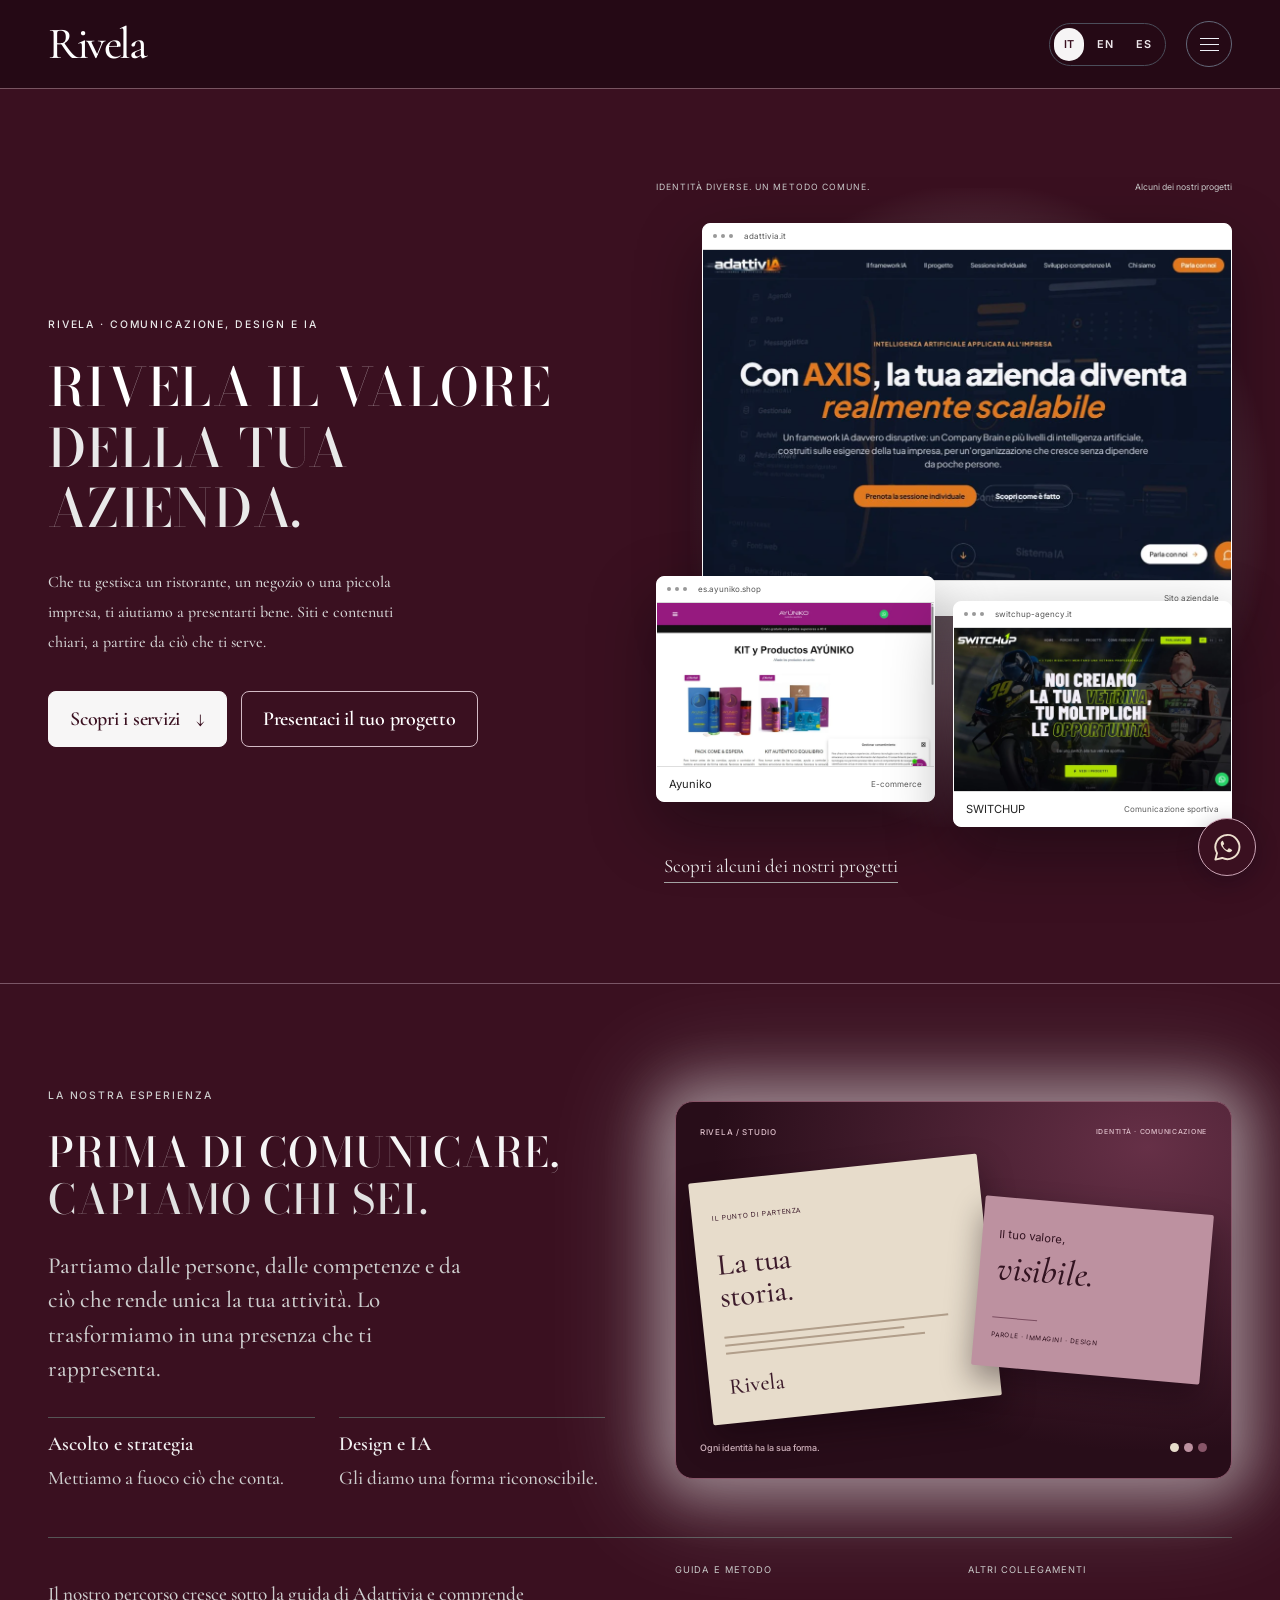
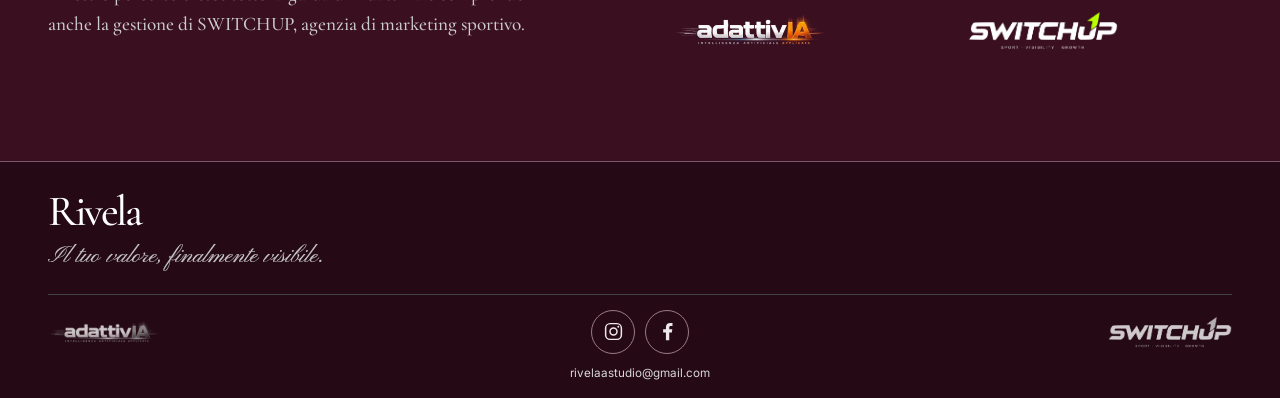
<file: index.html>
<!DOCTYPE html>
<html lang="it">
<head>
<meta charset="UTF-8">
<meta name="viewport" content="width=device-width, initial-scale=1">
<meta name="theme-color" content="#172131">
<meta name="description" content="Rivela crea siti web, presentazioni, dossier e video con IA per attività locali, professionisti e piccole imprese.">
<title>Siti web e servizi digitali per aziende | Rivela</title>
<link rel="icon" href="laip-mark.svg" type="image/svg+xml">
<link rel="preconnect" href="https://fonts.googleapis.com">
<link rel="preconnect" href="https://fonts.gstatic.com" crossorigin>
<link rel="stylesheet" href="laip.css">
<link rel="stylesheet" href="rivela-surfaces.css">
<link rel="stylesheet" href="rivela-calligraphy.css">
<link rel="stylesheet" href="rivela-intro.css">
<script src="rivela-intro.js" defer></script>
<script src="laip.js" defer>
</script>
</head>
<body>
<a class="skip" href="#main">Vai al contenuto</a>
<header class="header">
<nav class="nav wrap" aria-label="Navigazione principale">
<a class="brand" href="index.html" aria-label="Rivela, homepage">Rivela</a>
<button class="menu" type="button" aria-label="Apri menu" aria-expanded="false" aria-controls="navigation"><span class="menu-icon" aria-hidden="true"><span></span><span></span><span></span></span></button>
<div class="nav-links" id="navigation" hidden inert><div class="fullscreen-menu-inner"><p class="menu-overline">Esplora Rivela</p><div class="menu-pages"><a href="index.html" aria-current="page"><span class="menu-index" aria-hidden="true">01</span><span>Home</span><span class="menu-page-arrow" aria-hidden="true"></span></a><a href="servizi.html"><span class="menu-index" aria-hidden="true">02</span><span>Servizi</span><span class="menu-page-arrow" aria-hidden="true"></span></a><a href="come-funziona.html"><span class="menu-index" aria-hidden="true">03</span><span>Come funziona</span><span class="menu-page-arrow" aria-hidden="true"></span></a><a href="vantaggi.html"><span class="menu-index" aria-hidden="true">04</span><span>Vantaggi</span><span class="menu-page-arrow" aria-hidden="true"></span></a><a href="contatti.html"><span class="menu-index" aria-hidden="true">05</span><span>Contattaci</span><span class="menu-page-arrow" aria-hidden="true"></span></a></div><p class="menu-signature">Rivela. Il tuo valore, finalmente visibile.</p></div></div>
<div class="language-picker" role="group" aria-label="Seleziona la lingua"><button class="language-button" type="button" data-language="it" lang="it" aria-label="Italiano" aria-pressed="true">IT</button><button class="language-button" type="button" data-language="en" lang="en" aria-label="English" aria-pressed="false">EN</button><button class="language-button" type="button" data-language="es" lang="es" aria-label="Español" aria-pressed="false">ES</button></div></nav>
</header>
<main id="main"><section class="hero concise-hero"><div class="wrap hero-grid"><div><div class="eyebrow">RIVELA · COMUNICAZIONE, DESIGN E IA</div><h1>Rivela il valore<br><em>della tua azienda.</em></h1><p class="lead">Che tu gestisca un ristorante, un negozio o una piccola impresa, ti aiutiamo a presentarti bene. Siti e contenuti chiari, a partire da ciò che ti serve.</p><div class="actions"><a class="btn" href="servizi.html">Scopri i servizi <span aria-hidden="true">↓</span></a><a class="btn btn-outline" href="contatti.html#progetto">Presentaci il tuo progetto</a></div></div><div class="hero-showcase" aria-label="Alcuni dei nostri progetti"><div class="showcase-caption"><span>IDENTITÀ DIVERSE. UN METODO COMUNE.</span><span>Alcuni dei nostri progetti</span></div><a class="showcase-screen screen-ayuniko" href="servizi.html#portfolio"><div class="browser-chrome" aria-hidden="true"><i></i><i></i><i></i><span>es.ayuniko.shop</span></div><img src="images/portfolio/ayuniko.webp" alt="Ayuniko" width="1200" height="834"><span class="screen-name">Ayuniko<span>E-commerce</span></span></a><a class="showcase-screen screen-adattivia" href="servizi.html#portfolio"><div class="browser-chrome" aria-hidden="true"><i></i><i></i><i></i><span>adattivia.it</span></div><img src="images/portfolio/adattivia.webp" alt="Adattivia" width="1200" height="675"><span class="screen-name">Adattivia<span>Sito aziendale</span></span></a><a class="showcase-screen screen-switchup" href="servizi.html#portfolio"><div class="browser-chrome" aria-hidden="true"><i></i><i></i><i></i><span>switchup-agency.it</span></div><img src="images/portfolio/switchup.webp" alt="SWITCHUP" width="1200" height="675"><span class="screen-name">SWITCHUP<span>Comunicazione sportiva</span></span></a><a class="showcase-link" href="servizi.html#portfolio">Scopri alcuni dei nostri progetti</a></div></div></section><section class="compact-section about-studio" id="chi-siamo" aria-labelledby="about-studio-title">
<div class="wrap">
<div class="about-studio-grid">
<div class="about-studio-copy">
<p class="eyebrow">LA NOSTRA ESPERIENZA</p>
<h2 id="about-studio-title"><span>Prima di comunicare,</span><em>capiamo chi sei.</em></h2>
<p class="about-studio-intro">Partiamo dalle persone, dalle competenze e da ciò che rende unica la tua attività. Lo trasformiamo in una presenza che ti rappresenta.</p>
<div class="about-studio-method"><div><span>Ascolto e strategia</span><p>Mettiamo a fuoco ciò che conta.</p></div><div><span>Design e IA</span><p>Gli diamo una forma riconoscibile.</p></div></div>
</div>
<div class="about-studio-board" aria-hidden="true">
<div class="studio-board-top"><span>RIVELA / STUDIO</span><span>IDENTITÀ · COMUNICAZIONE</span></div>
<div class="studio-paper"><span class="studio-paper-label">IL PUNTO DI PARTENZA</span><p>La tua storia.</p><div class="studio-paper-lines"><i></i><i></i><i></i></div><span class="studio-paper-signature">Rivela</span></div>
<div class="studio-swatch"><span>Il tuo valore,</span><strong>visibile.</strong><span class="studio-swatch-rule"></span><small>PAROLE · IMMAGINI · DESIGN</small></div>
<div class="studio-board-bottom"><span>Ogni identità ha la sua forma.</span><span class="studio-color-dots"><i></i><i></i><i></i></span></div>
</div>
</div>
<div class="about-studio-credentials"><p class="experience-note">Il nostro percorso cresce sotto la guida di Adattivia e comprende anche la gestione di SWITCHUP, agenzia di marketing sportivo.</p><div class="experience-references"><div><span>GUIDA E METODO</span><a class="experience-logo-link" href="https://www.adattivia.it/" target="_blank" rel="noopener noreferrer"><img class="experience-logo adattivia-logo" src="images/adattivia.png" alt="Adattivia" width="288" height="64"></a></div><div><span>ALTRI COLLEGAMENTI</span><a class="experience-logo-link" href="https://www.switchup-agency.it/" target="_blank" rel="noopener noreferrer"><img class="experience-logo" src="images/logo-switchup-full.png" alt="SWITCHUP" width="5012" height="1324"></a></div></div></div>
</div></section></main><footer class="footer site-footer footer-slim"><div class="wrap">
<div class="footer-slim-main"><div class="footer-slim-brand"><a class="brand" href="index.html" aria-label="Rivela, homepage">Rivela</a><p class="footer-slogan">Il tuo valore, finalmente visibile.</p></div></div>
<div class="footer-slim-base"><a class="footer-partner footer-partner-adattivia" href="https://www.adattivia.it/" target="_blank" rel="noopener noreferrer" aria-label="Visita il sito Adattivia"><img src="images/adattivia.png" alt="Adattivia" width="288" height="64" loading="lazy"></a><div class="footer-social-icons" role="group" aria-label="Social Rivela"><a href="https://www.instagram.com/rivelaastudio/" target="_blank" rel="noopener noreferrer" aria-label="Instagram"><svg viewBox="0 0 24 24" aria-hidden="true" focusable="false"><rect x="3" y="3" width="18" height="18" rx="5" fill="none" stroke="currentColor" stroke-width="1.7"/><circle cx="12" cy="12" r="4" fill="none" stroke="currentColor" stroke-width="1.7"/><circle cx="17.5" cy="6.5" r="1.1" fill="currentColor"/></svg></a><a href="https://www.facebook.com/profile.php?id=61595717500609" target="_blank" rel="noopener noreferrer" aria-label="Facebook"><svg viewBox="0 0 24 24" aria-hidden="true" focusable="false"><path fill="currentColor" d="M14 22v-9h3l.5-3.5H14V7.3c0-1 .3-1.7 1.8-1.7h1.9V2.4c-.3-.1-1.5-.2-2.8-.2-2.8 0-4.7 1.7-4.7 4.9v2.4H7V13h3.2v9z"/></svg></a></div><a class="footer-partner footer-partner-switchup" href="https://www.switchup-agency.it/" target="_blank" rel="noopener noreferrer" aria-label="Visita il sito SWITCHUP"><img src="images/logo-switchup-full.png" alt="SWITCHUP" width="5012" height="1324" loading="lazy"></a></div>
<a class="footer-slim-email" href="mailto:rivelaastudio@gmail.com">rivelaastudio@gmail.com</a>
</div></footer><dialog class="example-dialog" aria-labelledby="example-title"><div class="dialog-top"><span>CONCEPT RIVELA</span><button type="button" class="dialog-close" aria-label="Chiudi esempio">Chiudi <span aria-hidden="true">×</span></button></div><div class="dialog-layout"><div class="dialog-art"></div><div class="dialog-copy"><p class="eyebrow" id="example-tag"></p><h2 id="example-title"></h2><p id="example-intro"></p><h3>Come può essere strutturato</h3><ul id="example-items"></ul><p id="example-use"></p><a class="btn" id="example-contact" href="contatti.html">Parliamo del tuo progetto </a><small>Concept dimostrativo Rivela, non un progetto cliente. Contenuti e perimetro del lavoro vengono concordati insieme.</small></div></div></dialog><a class="whatsapp-float" href="https://wa.me/393802192386" target="_blank" rel="noopener noreferrer" aria-label="WhatsApp +39 380 219 2386" title="WhatsApp · +39 380 219 2386"><svg viewBox="0 0 32 32" aria-hidden="true" focusable="false"><path d="M16 3A12.5 12.5 0 0 0 5.2 21.8l-1.7 6.7 7-1.7A12.5 12.5 0 1 0 16 3Z" fill="none" stroke="currentColor" stroke-width="2" stroke-linejoin="round"/><path d="M11 9c-.8-.2-2 1.4-2 2.8 0 3.2 5.3 8.8 8.8 9.1 1.4.1 3.1-1.3 3.1-2 0-.4-3.1-2-3.5-2s-1.2 1.5-1.5 1.6c-.4.1-2-.6-3.1-1.8-1.2-1.2-1.6-2.6-1.5-2.9.1-.3 1.3-1 1.3-1.4 0-.5-1.2-3.3-1.6-3.4Z"/></svg></a>
</body></html>
</file>
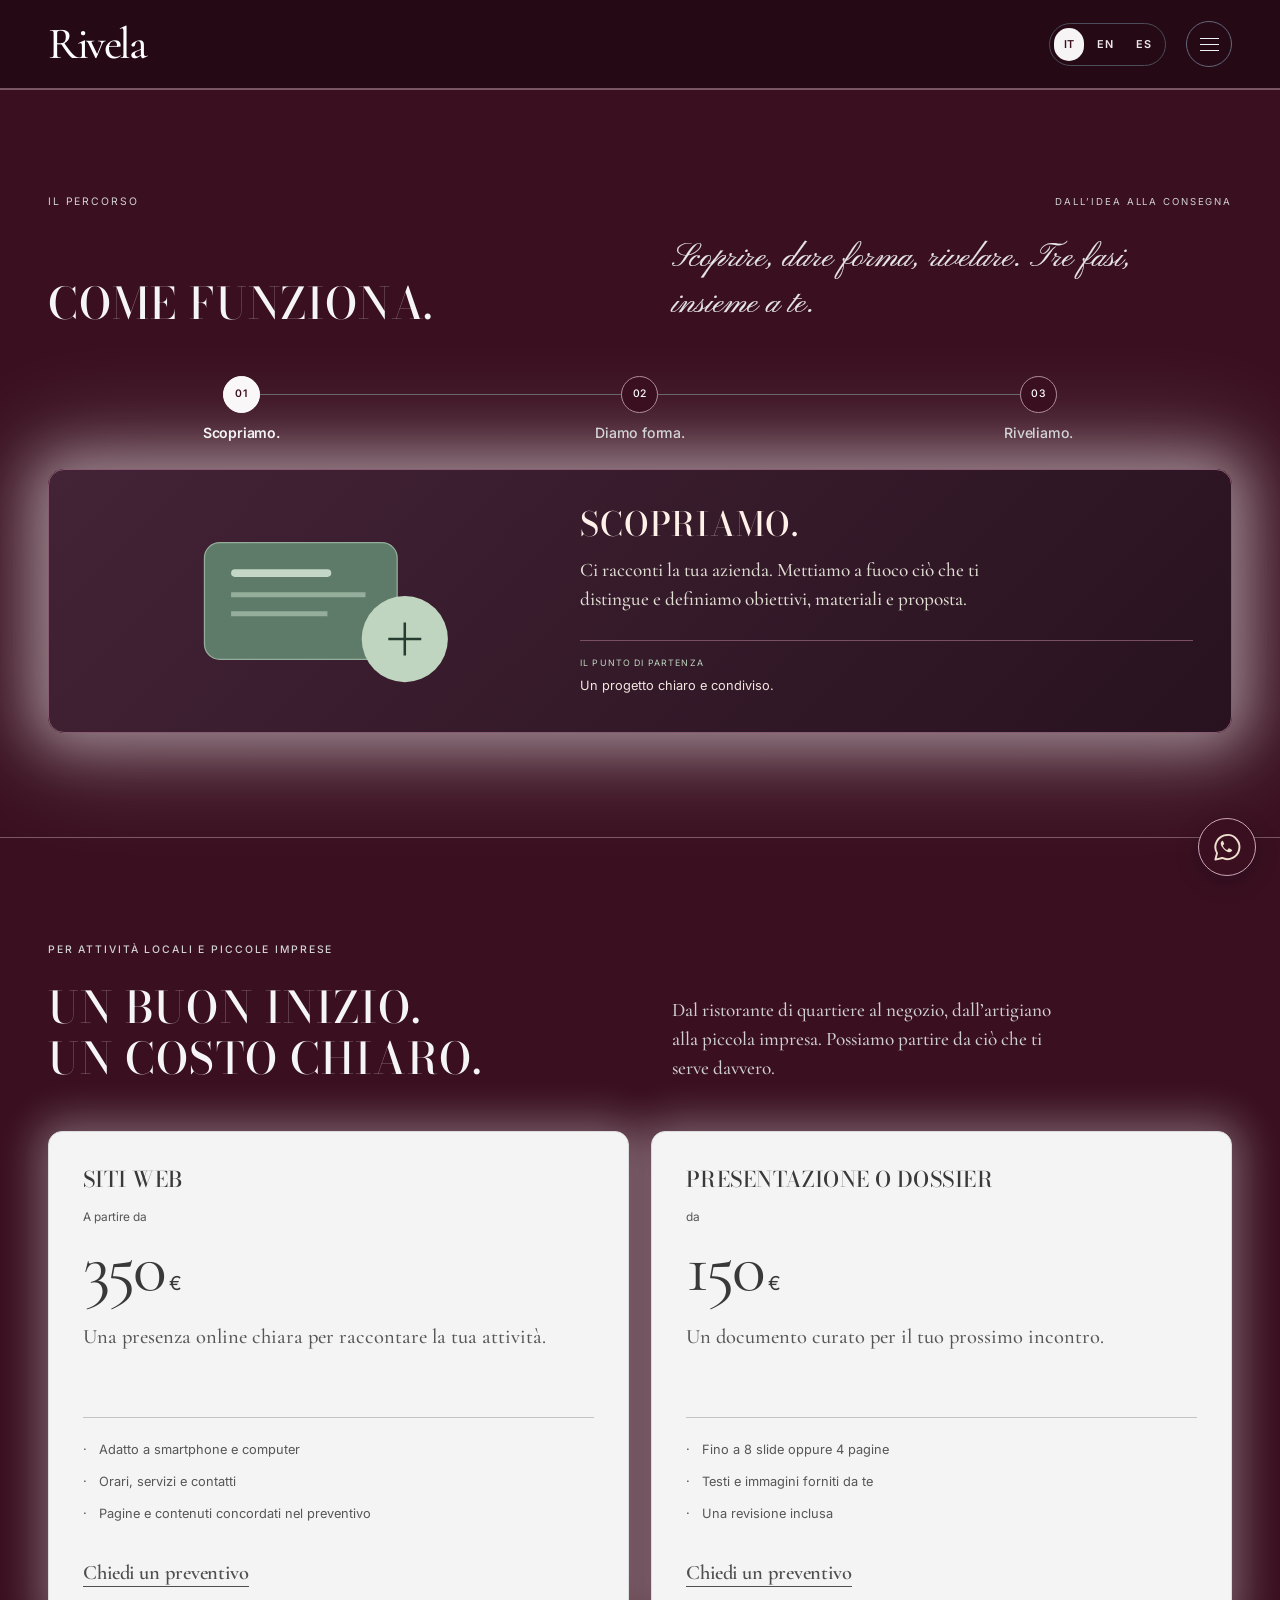
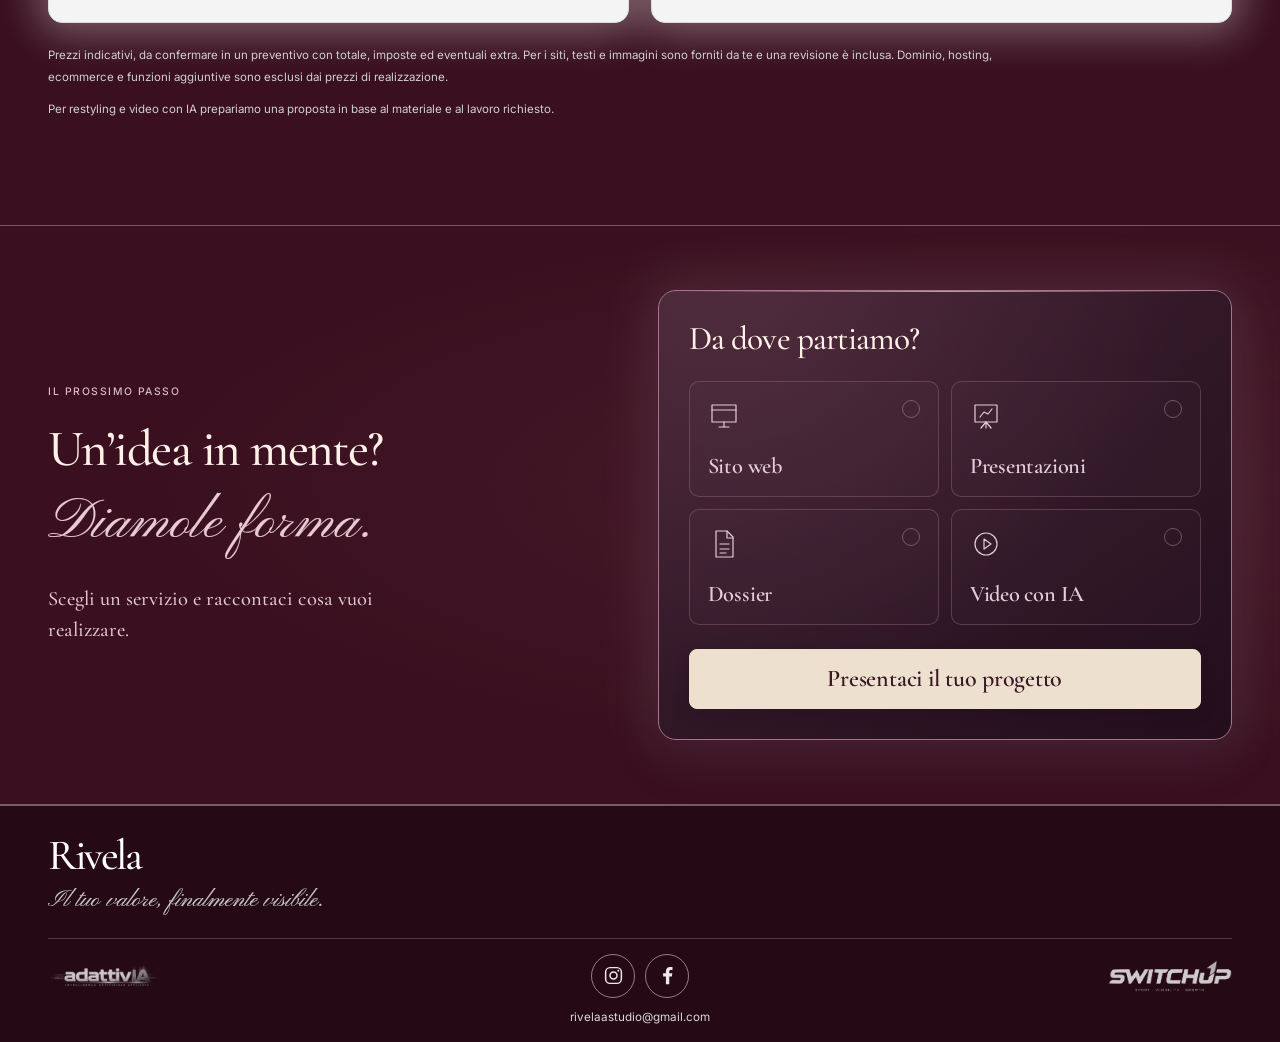
<file: come-funziona.html>
<!DOCTYPE html>
<html lang="it">
<head>
<meta charset="UTF-8">
<meta name="viewport" content="width=device-width, initial-scale=1">
<meta name="theme-color" content="#172131">
<meta name="description" content="Scopri come lavoriamo: ascolto, creazione e revisione. Un percorso chiaro per i tuoi siti e materiali aziendali.">
<title>Come funziona | Rivela</title>
<link rel="icon" href="laip-mark.svg" type="image/svg+xml">
<link rel="preconnect" href="https://fonts.googleapis.com">
<link rel="preconnect" href="https://fonts.gstatic.com" crossorigin>
<link rel="stylesheet" href="laip.css">
<link rel="stylesheet" href="process-colors.css">
<link rel="stylesheet" href="process-interactive.css">
<link rel="stylesheet" href="rivela-surfaces.css">
<link rel="stylesheet" href="project-launcher.css">
<link rel="stylesheet" href="rivela-calligraphy.css">
<script src="laip.js" defer>
</script>
<script src="project-launcher.js" defer></script>
<script src="process-interactive.js" defer></script>
</head>
<body>
<a class="skip" href="#main">Vai al contenuto</a>
<header class="header">
<nav class="nav wrap" aria-label="Navigazione principale">
<a class="brand" href="index.html" aria-label="Rivela, homepage">Rivela</a>
<button class="menu" type="button" aria-label="Apri menu" aria-expanded="false" aria-controls="navigation"><span class="menu-icon" aria-hidden="true"><span></span><span></span><span></span></span></button>
<div class="nav-links" id="navigation" hidden inert><div class="fullscreen-menu-inner"><p class="menu-overline">Esplora Rivela</p><div class="menu-pages"><a href="index.html"><span class="menu-index" aria-hidden="true">01</span><span>Home</span><span class="menu-page-arrow" aria-hidden="true"></span></a><a href="servizi.html"><span class="menu-index" aria-hidden="true">02</span><span>Servizi</span><span class="menu-page-arrow" aria-hidden="true"></span></a><a href="come-funziona.html" aria-current="page"><span class="menu-index" aria-hidden="true">03</span><span>Come funziona</span><span class="menu-page-arrow" aria-hidden="true"></span></a><a href="vantaggi.html"><span class="menu-index" aria-hidden="true">04</span><span>Vantaggi</span><span class="menu-page-arrow" aria-hidden="true"></span></a><a href="contatti.html"><span class="menu-index" aria-hidden="true">05</span><span>Contattaci</span><span class="menu-page-arrow" aria-hidden="true"></span></a></div><p class="menu-signature">Rivela. Il tuo valore, finalmente visibile.</p></div></div>
<div class="language-picker" role="group" aria-label="Seleziona la lingua"><button class="language-button" type="button" data-language="it" lang="it" aria-label="Italiano" aria-pressed="true">IT</button><button class="language-button" type="button" data-language="en" lang="en" aria-label="English" aria-pressed="false">EN</button><button class="language-button" type="button" data-language="es" lang="es" aria-label="Español" aria-pressed="false">ES</button></div></nav>
</header>
<main id="main"><section class="compact-section laip-process" id="come-funziona" aria-labelledby="process-title"><div class="wrap"><div class="section-kicker"><span>IL PERCORSO</span><span>DALL’IDEA ALLA CONSEGNA</span></div><div class="process-heading"><h1 class="section-display" id="process-title">Come funziona.</h1><p class="process-intro">Scoprire, dare forma, rivelare. Tre fasi, insieme a te.</p></div><div class="process-explorer"><ol class="process-track"><li><div class="phase-top"><span class="phase-number" aria-hidden="true">01</span><span class="phase-arrow" aria-hidden="true">→</span></div><svg class="phase-visual" viewBox="0 0 280 140" aria-hidden="true"><rect x="54" y="24" width="152" height="92" rx="12" fill="#30303e" stroke="#66617c"/><rect x="75" y="45" width="79" height="6" rx="3" fill="#c5badd"/><path d="M75 65h106m-106 15h76" stroke="#777085" stroke-width="4"/><circle cx="212" cy="100" r="34" fill="#b5a5d0"/><path d="M199 100h26m-13-13v26" stroke="#25212d" stroke-width="2"/></svg><h2>Scopriamo.</h2><p>Ci racconti la tua azienda. Mettiamo a fuoco ciò che ti distingue e definiamo obiettivi, materiali e proposta.</p><div class="phase-result"><span>IL PUNTO DI PARTENZA</span>Un progetto chiaro e condiviso.</div></li><li><div class="phase-top"><span class="phase-number" aria-hidden="true">02</span><span class="phase-arrow" aria-hidden="true">→</span></div><svg class="phase-visual" viewBox="0 0 280 140" aria-hidden="true"><rect x="36" y="29" width="145" height="90" rx="6" fill="#5b536d" transform="rotate(-6 100 70)"/><rect x="84" y="15" width="153" height="100" rx="6" fill="#ded8e8"/><rect x="97" y="29" width="127" height="9" rx="2" fill="#aaa0bc"/><rect x="97" y="49" width="53" height="53" fill="#716682"/><path d="M161 54h49m-49 13h41m-41 13h49" stroke="#a99eb7" stroke-width="4"/></svg><h2>Diamo forma.</h2><p>Trasformiamo ciò che è emerso in testi, design e contenuti. Ti mostriamo una prima versione.</p><div class="phase-result"><span>COSA VEDI</span>Una prima versione da valutare.</div></li><li><div class="phase-top"><span class="phase-number" aria-hidden="true">03</span><span class="phase-arrow" aria-hidden="true"></span></div><svg class="phase-visual" viewBox="0 0 280 140" aria-hidden="true"><circle cx="140" cy="68" r="52" fill="none" stroke="#655b78"/><circle cx="140" cy="68" r="38" fill="#b5a5d0"/><path d="M123 69l12 13 25-28" fill="none" stroke="#24212c" stroke-width="3" stroke-linecap="round"/><path d="M41 68h33m132 0h33" stroke="#655b78"/></svg><h2>Riveliamo.</h2><p>Rivediamo il progetto con te e prepariamo i materiali finali. Per il sito, concordiamo la pubblicazione.</p><div class="phase-result"><span>IL RISULTATO</span>Materiali pronti da utilizzare.</div></li></ol></div></div></section><section class="compact-section pricing-section" id="prezzi" aria-labelledby="pricing-title"><div class="wrap"><div class="eyebrow">PER ATTIVITÀ LOCALI E PICCOLE IMPRESE</div><div class="compact-heading"><h2 class="section-display" id="pricing-title">Un buon inizio.<br>Un costo chiaro.</h2><p>Dal ristorante di quartiere al negozio, dall’artigiano alla piccola impresa. Possiamo partire da ciò che ti serve davvero.</p></div><div class="pricing-grid"><article class="price-card"><h3>Siti web</h3><p class="price-amount"><span>A partire da</span> 350<span> €</span></p><p class="price-description">Una presenza online chiara per raccontare la tua attività.</p><ul><li>Adatto a smartphone e computer</li><li>Orari, servizi e contatti</li><li>Pagine e contenuti concordati nel preventivo</li></ul><a class="text-link" href="contatti.html?servizio=siti-web&pacchetto=sito">Chiedi un preventivo </a></article><article class="price-card"><h3>Presentazione o dossier</h3><p class="price-amount"><span>da</span> 150<span> €</span></p><p class="price-description">Un documento curato per il tuo prossimo incontro.</p><ul><li>Fino a 8 slide oppure 4 pagine</li><li>Testi e immagini forniti da te</li><li>Una revisione inclusa</li></ul><a class="text-link" href="contatti.html?servizio=presentazioni&pacchetto=materiali">Chiedi un preventivo </a></article></div><p class="pricing-note">Prezzi indicativi, da confermare in un preventivo con totale, imposte ed eventuali extra. Per i siti, testi e immagini sono forniti da te e una revisione è inclusa. Dominio, hosting, ecommerce e funzioni aggiuntive sono esclusi dai prezzi di realizzazione.</p><p class="pricing-note">Per restyling e video con IA prepariamo una proposta in base al materiale e al lavoro richiesto.</p></div></section><section class="brief-cta project-launcher"><div class="wrap"><div class="project-launch-copy"><p class="eyebrow">IL PROSSIMO PASSO</p><h2><span>Un’idea in mente?</span><em>Diamole forma.</em></h2><p>Scegli un servizio e raccontaci cosa vuoi realizzare.</p></div><a class="btn" href="contatti.html#progetto">Presentaci il tuo progetto</a></div></section></main><footer class="footer site-footer footer-slim"><div class="wrap">
<div class="footer-slim-main"><div class="footer-slim-brand"><a class="brand" href="index.html" aria-label="Rivela, homepage">Rivela</a><p class="footer-slogan">Il tuo valore, finalmente visibile.</p></div></div>
<div class="footer-slim-base"><a class="footer-partner footer-partner-adattivia" href="https://www.adattivia.it/" target="_blank" rel="noopener noreferrer" aria-label="Visita il sito Adattivia"><img src="images/adattivia.png" alt="Adattivia" width="288" height="64" loading="lazy"></a><div class="footer-social-icons" role="group" aria-label="Social Rivela"><a href="https://www.instagram.com/rivelaastudio/" target="_blank" rel="noopener noreferrer" aria-label="Instagram"><svg viewBox="0 0 24 24" aria-hidden="true" focusable="false"><rect x="3" y="3" width="18" height="18" rx="5" fill="none" stroke="currentColor" stroke-width="1.7"/><circle cx="12" cy="12" r="4" fill="none" stroke="currentColor" stroke-width="1.7"/><circle cx="17.5" cy="6.5" r="1.1" fill="currentColor"/></svg></a><a href="https://www.facebook.com/profile.php?id=61595717500609" target="_blank" rel="noopener noreferrer" aria-label="Facebook"><svg viewBox="0 0 24 24" aria-hidden="true" focusable="false"><path fill="currentColor" d="M14 22v-9h3l.5-3.5H14V7.3c0-1 .3-1.7 1.8-1.7h1.9V2.4c-.3-.1-1.5-.2-2.8-.2-2.8 0-4.7 1.7-4.7 4.9v2.4H7V13h3.2v9z"/></svg></a></div><a class="footer-partner footer-partner-switchup" href="https://www.switchup-agency.it/" target="_blank" rel="noopener noreferrer" aria-label="Visita il sito SWITCHUP"><img src="images/logo-switchup-full.png" alt="SWITCHUP" width="5012" height="1324" loading="lazy"></a></div>
<a class="footer-slim-email" href="mailto:rivelaastudio@gmail.com">rivelaastudio@gmail.com</a>
</div></footer><a class="whatsapp-float" href="https://wa.me/393802192386" target="_blank" rel="noopener noreferrer" aria-label="WhatsApp +39 380 219 2386" title="WhatsApp · +39 380 219 2386"><svg viewBox="0 0 32 32" aria-hidden="true" focusable="false"><path d="M16 3A12.5 12.5 0 0 0 5.2 21.8l-1.7 6.7 7-1.7A12.5 12.5 0 1 0 16 3Z" fill="none" stroke="currentColor" stroke-width="2" stroke-linejoin="round"/><path d="M11 9c-.8-.2-2 1.4-2 2.8 0 3.2 5.3 8.8 8.8 9.1 1.4.1 3.1-1.3 3.1-2 0-.4-3.1-2-3.5-2s-1.2 1.5-1.5 1.6c-.4.1-2-.6-3.1-1.8-1.2-1.2-1.6-2.6-1.5-2.9.1-.3 1.3-1 1.3-1.4 0-.5-1.2-3.3-1.6-3.4Z"/></svg></a>
</body></html>
</file>
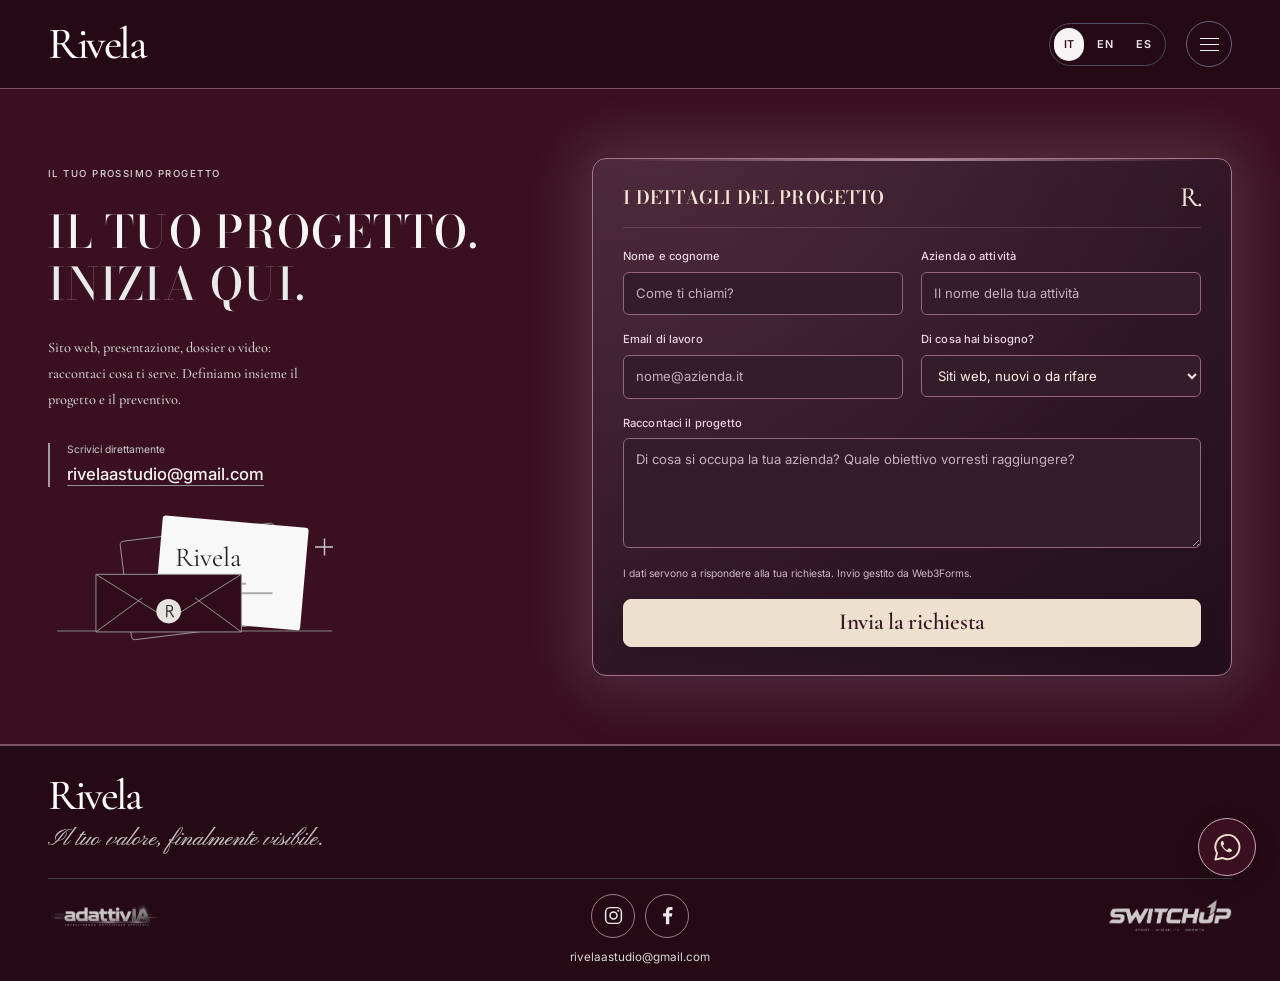
<file: contatti.html>
<!DOCTYPE html>
<html lang="it">
<head>
<meta charset="UTF-8">
<meta name="viewport" content="width=device-width, initial-scale=1">
<meta name="theme-color" content="#172131">
<meta name="description" content="Raccontaci gli obiettivi della tua azienda e prepara il brief per un progetto web o un servizio digitale Rivela.">
<title>Parliamo del tuo progetto | Rivela</title>
<link rel="icon" href="laip-mark.svg" type="image/svg+xml">
<link rel="preconnect" href="https://fonts.googleapis.com">
<link rel="preconnect" href="https://fonts.gstatic.com" crossorigin>
<link rel="stylesheet" href="laip.css">
<link rel="stylesheet" href="contact-compact.css">
<link rel="stylesheet" href="rivela-surfaces.css">
<link rel="stylesheet" href="rivela-calligraphy.css">
<script src="laip.js" defer>
</script>
</head>
<body>
<a class="skip" href="#main">Vai al contenuto</a>
<header class="header">
<nav class="nav wrap" aria-label="Navigazione principale">
<a class="brand" href="index.html" aria-label="Rivela, homepage">Rivela</a>
<button class="menu" type="button" aria-label="Apri menu" aria-expanded="false" aria-controls="navigation"><span class="menu-icon" aria-hidden="true"><span></span><span></span><span></span></span></button>
<div class="nav-links" id="navigation" hidden inert><div class="fullscreen-menu-inner"><p class="menu-overline">Esplora Rivela</p><div class="menu-pages"><a href="index.html"><span class="menu-index" aria-hidden="true">01</span><span>Home</span><span class="menu-page-arrow" aria-hidden="true"></span></a><a href="servizi.html"><span class="menu-index" aria-hidden="true">02</span><span>Servizi</span><span class="menu-page-arrow" aria-hidden="true"></span></a><a href="come-funziona.html"><span class="menu-index" aria-hidden="true">03</span><span>Come funziona</span><span class="menu-page-arrow" aria-hidden="true"></span></a><a href="vantaggi.html"><span class="menu-index" aria-hidden="true">04</span><span>Vantaggi</span><span class="menu-page-arrow" aria-hidden="true"></span></a><a href="contatti.html" aria-current="page"><span class="menu-index" aria-hidden="true">05</span><span>Contattaci</span><span class="menu-page-arrow" aria-hidden="true"></span></a></div><p class="menu-signature">Rivela. Il tuo valore, finalmente visibile.</p></div></div>
<div class="language-picker" role="group" aria-label="Seleziona la lingua"><button class="language-button" type="button" data-language="it" lang="it" aria-label="Italiano" aria-pressed="true">IT</button><button class="language-button" type="button" data-language="en" lang="en" aria-label="English" aria-pressed="false">EN</button><button class="language-button" type="button" data-language="es" lang="es" aria-label="Español" aria-pressed="false">ES</button></div></nav>
</header>
<main id="main">
<section class="contact-compact" aria-labelledby="contact-title">
<div class="wrap contact-layout">
<div class="contact-intro">
<p class="eyebrow">IL TUO PROSSIMO PROGETTO</p>
<h1 id="contact-title"><span>Il tuo progetto.</span><em>Inizia qui.</em></h1>
<p class="contact-intro-copy">Sito web, presentazione, dossier o video: raccontaci cosa ti serve. Definiamo insieme il progetto e il preventivo.</p>
<div class="direct-contact"><span>Scrivici direttamente</span><a href="mailto:rivelaastudio@gmail.com">rivelaastudio@gmail.com</a></div>
<div class="contact-letter" aria-hidden="true"><svg viewBox="0 0 360 142" focusable="false"><path d="M32 126h291" stroke="#888888" stroke-width="1"/><rect x="104" y="21" width="164" height="105" rx="4" fill="#3a1020" stroke="#999999" transform="rotate(-7 186 73)"/><rect x="139" y="10" width="155" height="109" rx="3" fill="#f8f8f8" transform="rotate(5 216 64)"/><path d="M157 76h75m-75 10h103m-103 10h65" stroke="#aaaaaa" stroke-width="2"/><text x="157" y="57" font-family="Cormorant Garamond, Georgia, serif" font-size="29" fill="#242424">Rivela</text><path d="M73 66h154v61H73z" fill="#300c1b" stroke="#999999"/><path d="m73 66 77 48 77-48M73 127l49-36m105 36-49-36" fill="none" stroke="#999999"/><circle cx="150" cy="105" r="13" fill="#e7e4df"/><path d="M148 99h3a3 3 0 0 1 0 6h-3v6m0-12v6m3 0 4 6" fill="none" stroke="#292929" stroke-width="1.3" stroke-linecap="round"/><path d="M305 37h19m-9-9v18" stroke="#c8c8c8" stroke-width="1.5"/></svg></div>
</div>
<form class="contact-form contact-studio-form" id="progetto" action="https://api.web3forms.com/submit" method="post"><input type="checkbox" name="botcheck" class="form-honeypot" tabindex="-1" autocomplete="off" aria-hidden="true"><input type="hidden" name="access_key" value="8be8a18c-6122-4b0c-9be9-872fdb687949"><input type="hidden" name="subject" value="Nuovo progetto Rivela"><input type="hidden" name="package">
<div class="form-heading"><h2>I dettagli del progetto</h2><span class="contact-form-seal" aria-hidden="true">R.</span></div><div class="fields">
<div class="field">
<label for="name">Nome e cognome</label>
<input id="name" name="name" placeholder="Come ti chiami?" autocomplete="name" required maxlength="120">
</div>
<div class="field">
<label for="company">Azienda o attività</label>
<input id="company" name="company" placeholder="Il nome della tua attività" autocomplete="organization" required maxlength="160">
</div>
</div>
<div class="fields">
<div class="field">
<label for="email">Email di lavoro</label>
<input id="email" name="email" placeholder="nome@azienda.it" type="email" autocomplete="email" required maxlength="180">
</div>
<div class="field">
<label for="service">Di cosa hai bisogno?</label>
<select id="service" name="service"><option value="siti-web">Siti web, nuovi o da rifare</option><option value="presentazioni">Presentazioni aziendali</option><option value="dossier">Dossier e profili aziendali</option><option value="video">Video realizzati con l’IA</option><option value="da-definire">Vorrei capire da dove iniziare</option></select>
</div>
</div>
<div class="field">
<label for="message">Raccontaci il progetto</label>
<textarea id="message" name="message" required maxlength="5000" placeholder="Di cosa si occupa la tua azienda? Quale obiettivo vorresti raggiungere?">
</textarea>
</div>
<p class="form-note">I dati servono a rispondere alla tua richiesta. Invio gestito da Web3Forms.</p>
<button class="btn" type="submit">Invia la richiesta
</button>
<p class="status" role="status" aria-live="polite"></p>
</form>
</div>
</section>
</main>
<footer class="footer site-footer footer-slim"><div class="wrap">
<div class="footer-slim-main"><div class="footer-slim-brand"><a class="brand" href="index.html" aria-label="Rivela, homepage">Rivela</a><p class="footer-slogan">Il tuo valore, finalmente visibile.</p></div></div>
<div class="footer-slim-base"><a class="footer-partner footer-partner-adattivia" href="https://www.adattivia.it/" target="_blank" rel="noopener noreferrer" aria-label="Visita il sito Adattivia"><img src="images/adattivia.png" alt="Adattivia" width="288" height="64" loading="lazy"></a><div class="footer-social-icons" role="group" aria-label="Social Rivela"><a href="https://www.instagram.com/rivelaastudio/" target="_blank" rel="noopener noreferrer" aria-label="Instagram"><svg viewBox="0 0 24 24" aria-hidden="true" focusable="false"><rect x="3" y="3" width="18" height="18" rx="5" fill="none" stroke="currentColor" stroke-width="1.7"/><circle cx="12" cy="12" r="4" fill="none" stroke="currentColor" stroke-width="1.7"/><circle cx="17.5" cy="6.5" r="1.1" fill="currentColor"/></svg></a><a href="https://www.facebook.com/profile.php?id=61595717500609" target="_blank" rel="noopener noreferrer" aria-label="Facebook"><svg viewBox="0 0 24 24" aria-hidden="true" focusable="false"><path fill="currentColor" d="M14 22v-9h3l.5-3.5H14V7.3c0-1 .3-1.7 1.8-1.7h1.9V2.4c-.3-.1-1.5-.2-2.8-.2-2.8 0-4.7 1.7-4.7 4.9v2.4H7V13h3.2v9z"/></svg></a></div><a class="footer-partner footer-partner-switchup" href="https://www.switchup-agency.it/" target="_blank" rel="noopener noreferrer" aria-label="Visita il sito SWITCHUP"><img src="images/logo-switchup-full.png" alt="SWITCHUP" width="5012" height="1324" loading="lazy"></a></div>
<a class="footer-slim-email" href="mailto:rivelaastudio@gmail.com">rivelaastudio@gmail.com</a>
</div></footer><a class="whatsapp-float" href="https://wa.me/393802192386" target="_blank" rel="noopener noreferrer" aria-label="WhatsApp +39 380 219 2386" title="WhatsApp · +39 380 219 2386"><svg viewBox="0 0 32 32" aria-hidden="true" focusable="false"><path d="M16 3A12.5 12.5 0 0 0 5.2 21.8l-1.7 6.7 7-1.7A12.5 12.5 0 1 0 16 3Z" fill="none" stroke="currentColor" stroke-width="2" stroke-linejoin="round"/><path d="M11 9c-.8-.2-2 1.4-2 2.8 0 3.2 5.3 8.8 8.8 9.1 1.4.1 3.1-1.3 3.1-2 0-.4-3.1-2-3.5-2s-1.2 1.5-1.5 1.6c-.4.1-2-.6-3.1-1.8-1.2-1.2-1.6-2.6-1.5-2.9.1-.3 1.3-1 1.3-1.4 0-.5-1.2-3.3-1.6-3.4Z"/></svg></a>
</body></html>
</file>
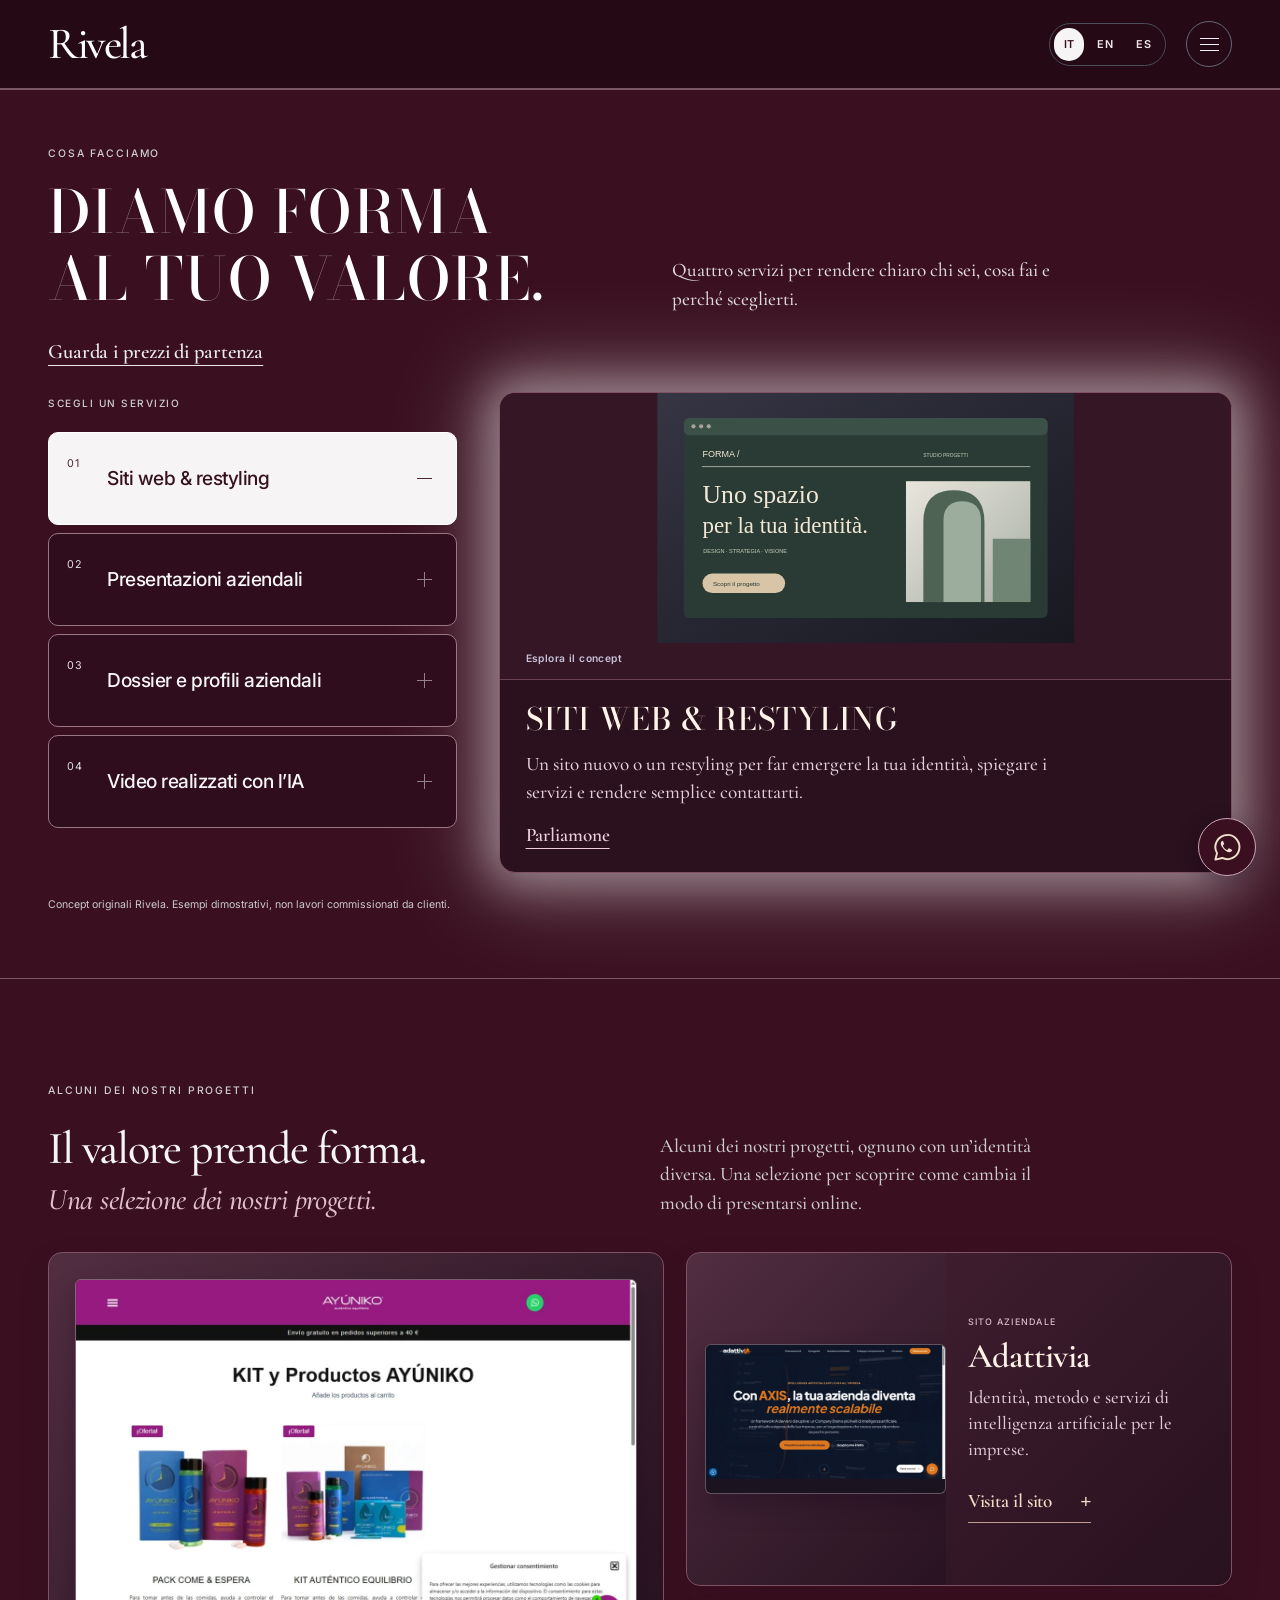
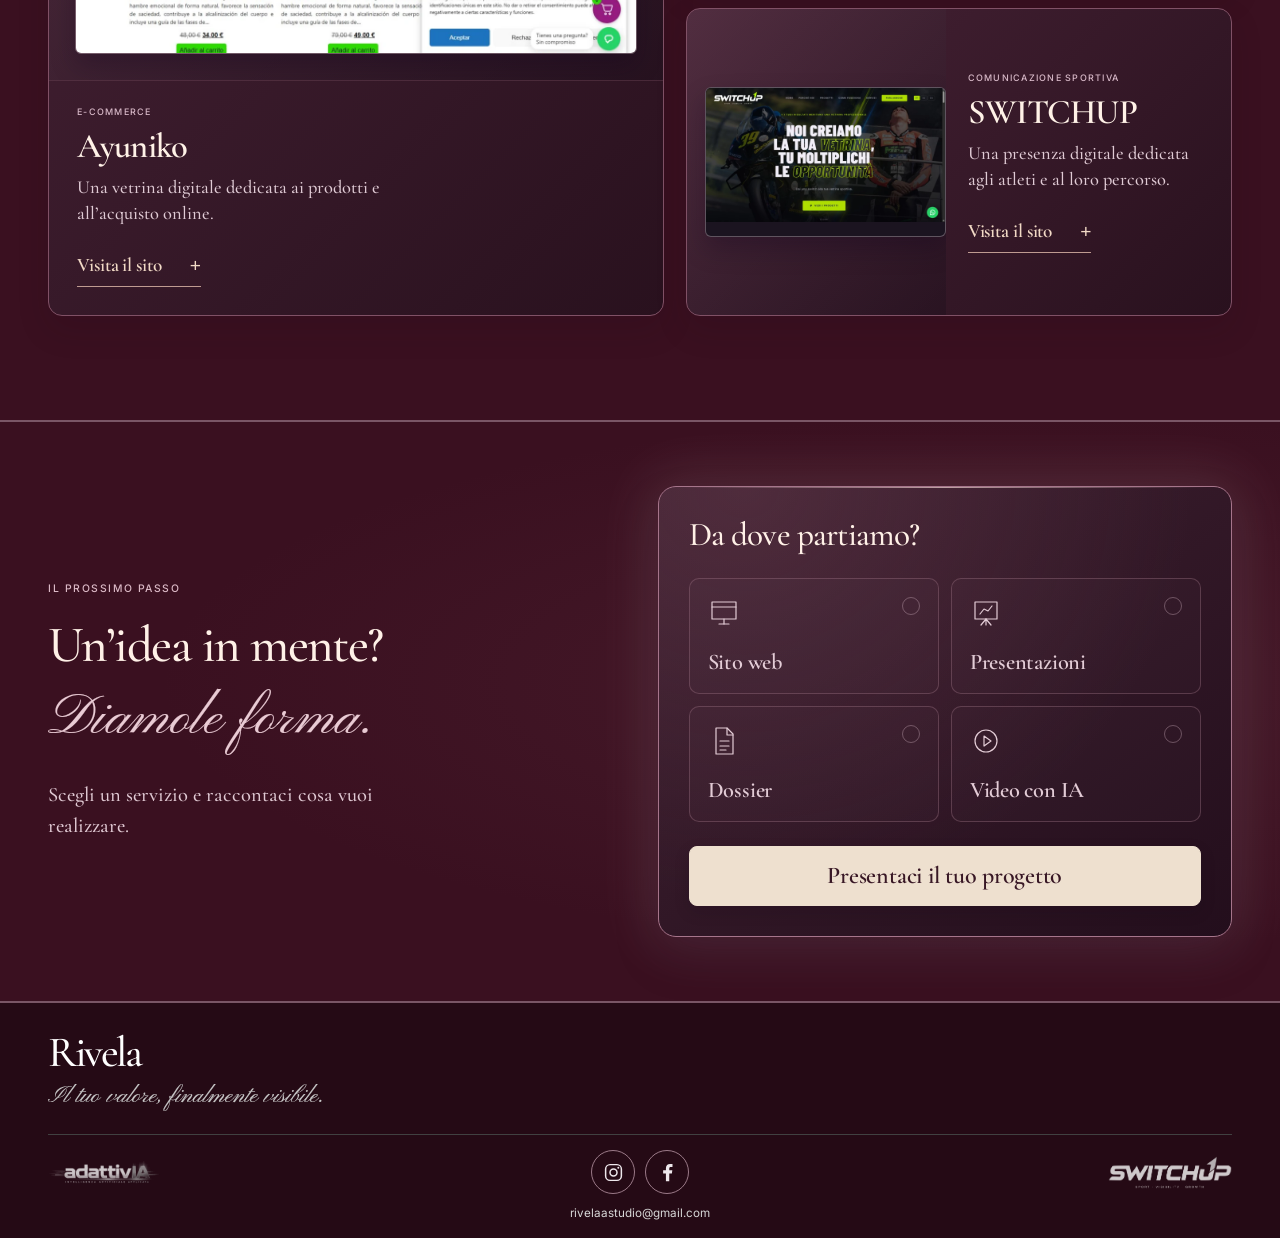
<file: servizi.html>
<!DOCTYPE html>
<html lang="it">
<head>
<meta charset="UTF-8">
<meta name="viewport" content="width=device-width, initial-scale=1">
<meta name="theme-color" content="#172131">
<meta name="description" content="Rivela crea e rinnova siti web per aziende, realizza presentazioni, dossier aziendali e video con IA. Conosci Andrea e Marco e scopri i servizi.">
<title>Siti, presentazioni, dossier e video | Rivela</title>
<link rel="icon" href="laip-mark.svg" type="image/svg+xml">
<link rel="preconnect" href="https://fonts.googleapis.com">
<link rel="preconnect" href="https://fonts.gstatic.com" crossorigin>
<link rel="stylesheet" href="laip.css">
<link rel="stylesheet" href="service-explorer.css">
<link rel="stylesheet" href="rivela-surfaces.css">
<link rel="stylesheet" href="project-launcher.css">
<link rel="stylesheet" href="rivela-calligraphy.css">
<script src="laip.js" defer>
</script>
<script src="project-launcher.js" defer></script>
<script src="service-explorer.js" defer></script>
</head>
<body>
<a class="skip" href="#main">Vai al contenuto</a>
<header class="header">
<nav class="nav wrap" aria-label="Navigazione principale">
<a class="brand" href="index.html" aria-label="Rivela, homepage">Rivela</a>
<button class="menu" type="button" aria-label="Apri menu" aria-expanded="false" aria-controls="navigation"><span class="menu-icon" aria-hidden="true"><span></span><span></span><span></span></span></button>
<div class="nav-links" id="navigation" hidden inert><div class="fullscreen-menu-inner"><p class="menu-overline">Esplora Rivela</p><div class="menu-pages"><a href="index.html"><span class="menu-index" aria-hidden="true">01</span><span>Home</span><span class="menu-page-arrow" aria-hidden="true"></span></a><a href="servizi.html" aria-current="page"><span class="menu-index" aria-hidden="true">02</span><span>Servizi</span><span class="menu-page-arrow" aria-hidden="true"></span></a><a href="come-funziona.html"><span class="menu-index" aria-hidden="true">03</span><span>Come funziona</span><span class="menu-page-arrow" aria-hidden="true"></span></a><a href="vantaggi.html"><span class="menu-index" aria-hidden="true">04</span><span>Vantaggi</span><span class="menu-page-arrow" aria-hidden="true"></span></a><a href="contatti.html"><span class="menu-index" aria-hidden="true">05</span><span>Contattaci</span><span class="menu-page-arrow" aria-hidden="true"></span></a></div><p class="menu-signature">Rivela. Il tuo valore, finalmente visibile.</p></div></div>
<div class="language-picker" role="group" aria-label="Seleziona la lingua"><button class="language-button" type="button" data-language="it" lang="it" aria-label="Italiano" aria-pressed="true">IT</button><button class="language-button" type="button" data-language="en" lang="en" aria-label="English" aria-pressed="false">EN</button><button class="language-button" type="button" data-language="es" lang="es" aria-label="Español" aria-pressed="false">ES</button></div></nav>
</header>
<main id="main"><section class="compact-section" id="servizi"><div class="wrap"><div class="eyebrow">COSA FACCIAMO</div><div class="compact-heading"><div><h1 class="section-display">Diamo forma<br>al tuo valore.</h1></div><p>Quattro servizi per rendere chiaro chi sei, cosa fai e perché sceglierti.</p></div><p class="service-price-link"><a class="text-link" href="come-funziona.html#prezzi">Guarda i prezzi di partenza </a></p><div class="offer-grid"><article class="offer" id="siti-web"><button type="button" class="offer-art" data-example="siti-web" aria-label="Apri l’esempio: WEB DESIGN / CONCEPT"><svg viewBox="0 0 600 360" role="img" aria-label="Mockup editoriale di sito web" xmlns="http://www.w3.org/2000/svg"><defs><linearGradient id="paper-1" x2="1" y2="1"><stop stop-color="#e9e5dc"/><stop offset="1" stop-color="#a6afa5"/></linearGradient><linearGradient id="shade-1" x2="1" y2="1"><stop stop-color="#353544"/><stop offset="1" stop-color="#171820"/></linearGradient></defs><rect width="600" height="360" fill="url(#shade-1)"/><rect x="38" y="36" width="524" height="288" rx="8" fill="#f1eee7"/><rect x="38" y="36" width="524" height="25" rx="8" fill="#ddd9d2"/><circle cx="52" cy="48" r="3" fill="#a9a39b"/><circle cx="63" cy="48" r="3" fill="#a9a39b"/><circle cx="74" cy="48" r="3" fill="#a9a39b"/><text x="65" y="92" font-size="13" fill="#26372f" font-family="Arial" >FORMA /</text><text x="383" y="92" font-size="7" fill="#4c5c50" font-family="Arial" >STUDIO     PROGETTI</text><path d="M64 106H537" stroke="#d5d4c9"/><text x="65" y="159" font-size="37" fill="#26372f" font-family="Georgia" >Uno spazio</text><text x="65" y="202" font-size="33" fill="#26372f" font-family="Georgia" >per la tua identità.</text><text x="66" y="231" font-size="8" fill="#58695b" font-family="Arial" >DESIGN · STRATEGIA · VISIONE</text><rect x="65" y="260" width="119" height="28" rx="14" fill="#26372f"/><text x="80" y="278" font-size="9" fill="#f1eee7" font-family="Arial" >Scopri il progetto</text><rect x="358" y="127" width="179" height="174" fill="url(#paper-1)"/><path d="M383 301V186q0-46 44-46t44 46v115" fill="#4e6354"/><path d="M412 301V184q0-28 27-28t27 28v117" fill="#9dad9d"/><path d="M483 301V210h54v91" fill="#718575"/></svg><span class="example-open">Esplora il concept </span></button><div class="offer-copy"><span class="offer-number">01</span><h2>Siti web & restyling</h2><p>Un sito nuovo o un restyling per far emergere la tua identità, spiegare i servizi e rendere semplice contattarti.</p><a class="text-link" href="contatti.html?servizio=siti-web">Parliamone </a></div></article><article class="offer" id="presentazioni"><button type="button" class="offer-art" data-example="presentazioni" aria-label="Apri l’esempio: PRESENTAZIONI / CONCEPT"><svg viewBox="0 0 600 360" role="img" aria-label="Mockup di presentazione aziendale" xmlns="http://www.w3.org/2000/svg"><defs><linearGradient id="paper-2" x2="1" y2="1"><stop stop-color="#e9e5dc"/><stop offset="1" stop-color="#a6afa5"/></linearGradient><linearGradient id="shade-2" x2="1" y2="1"><stop stop-color="#353544"/><stop offset="1" stop-color="#171820"/></linearGradient></defs><rect width="600" height="360" fill="url(#shade-2)"/><rect x="102" y="55" width="410" height="253" rx="5" fill="#7c7899" transform="rotate(6 300 180)"/><rect x="62" y="54" width="466" height="253" rx="5" fill="#f1eee9"/><text x="86" y="83" font-size="9" fill="#4a4567" font-family="Arial" >VISIONE /</text><text x="448" y="83" font-size="8" fill="#716c88" font-family="Arial" >01 — 08</text><rect x="62" y="104" width="466" height="166" fill="#343047"/><text x="87" y="150" font-size="37" fill="#f7f1e9" font-family="Georgia" >Le tue idee.</text><text x="87" y="194" font-size="29" fill="#c9c0e5" font-family="Georgia" >Una direzione chiara.</text><path d="M380 238V133M410 238V159M440 238V187M470 238V213" stroke="#a79cce" stroke-width="15"/><text x="87" y="290" font-size="8" fill="#5f5876" font-family="Arial" >IDENTITÀ    /    OBIETTIVI    /    PROPOSTA</text></svg><span class="example-open">Esplora il concept </span></button><div class="offer-copy"><span class="offer-number">02</span><h2>Presentazioni aziendali</h2><p>Portiamo al centro le tue idee. Presentazioni chiare e curate per far capire il tuo valore a clienti e partner.</p><a class="text-link" href="contatti.html?servizio=presentazioni">Parliamone </a></div></article><article class="offer" id="dossier"><button type="button" class="offer-art" data-example="dossier" aria-label="Apri l’esempio: PROFILO AZIENDALE / CONCEPT"><svg viewBox="0 0 600 360" role="img" aria-label="Mockup di dossier aziendale" xmlns="http://www.w3.org/2000/svg"><defs><linearGradient id="paper-3" x2="1" y2="1"><stop stop-color="#e9e5dc"/><stop offset="1" stop-color="#a6afa5"/></linearGradient><linearGradient id="shade-3" x2="1" y2="1"><stop stop-color="#353544"/><stop offset="1" stop-color="#171820"/></linearGradient></defs><rect width="600" height="360" fill="url(#shade-3)"/><g transform="rotate(-8 205 180)"><rect x="123" y="38" width="212" height="282" fill="#b9bbb1"/><rect x="137" y="47" width="198" height="266" fill="#ebe8df"/><path d="M157 102h143m-143 10h135m-135 10h143m-143 17h121m-121 12h143m-143 12h130m-130 12h143m-143 45h143m-143 11h123" stroke="#a9aca2" stroke-width="3"/></g><g transform="rotate(8 353 180)"><rect x="246" y="38" width="214" height="282" fill="#d7dccf"/><rect x="250" y="38" width="5" height="282" fill="#849483"/><text x="271" y="77" font-size="9" fill="#314d40" font-family="Arial" >PROFILO AZIENDALE</text><text x="270" y="133" font-size="29" fill="#284436" font-family="Georgia" >Il valore,</text><text x="270" y="170" font-size="29" fill="#284436" font-family="Georgia" >nei dettagli.</text><circle cx="366" cy="240" r="48" fill="none" stroke="#607f65" stroke-width="1"/><path d="M318 240h96M366 192v96" stroke="#607f65"/><text x="272" y="296" font-size="7" fill="#314d40" font-family="Arial" >RIVELA / COMPANY PROFILE</text></g></svg><span class="example-open">Esplora il concept </span></button><div class="offer-copy"><span class="offer-number">03</span><h2>Dossier e profili aziendali</h2><p>Raccogliamo storia, competenze e servizi in un documento che racconta la tua azienda con ordine e autorevolezza.</p><a class="text-link" href="contatti.html?servizio=dossier">Parliamone </a></div></article><article class="offer" id="video"><button type="button" class="offer-art" data-example="video" aria-label="Apri l’esempio: VIDEO CON IA / STORYBOARD"><svg viewBox="0 0 600 360" role="img" aria-label="Storyboard dimostrativo di video aziendale" xmlns="http://www.w3.org/2000/svg"><defs><linearGradient id="paper-4" x2="1" y2="1"><stop stop-color="#e9e5dc"/><stop offset="1" stop-color="#a6afa5"/></linearGradient><linearGradient id="shade-4" x2="1" y2="1"><stop stop-color="#353544"/><stop offset="1" stop-color="#171820"/></linearGradient></defs><rect width="600" height="360" fill="url(#shade-4)"/><rect x="38" y="35" width="524" height="290" rx="7" fill="#14151c" stroke="#4a4658"/><rect x="54" y="51" width="492" height="201" fill="#36313d"/><rect x="54" y="51" width="492" height="201" fill="url(#shade-4)"/><circle cx="417" cy="130" r="77" fill="#9a857d" opacity=".25"/><path d="M54 252V165l115-65v152M186 252V137l99-56v171M301 252V166l94-54v140M410 252V190l136-78v140" fill="#796c79" opacity=".42"/><text x="77" y="86" font-size="8" fill="#d0c4dc" font-family="Arial" >RIVELA / FILM CONCEPT</text><text x="77" y="193" font-size="33" fill="#f7f1e9" font-family="Georgia" >Ogni azienda</text><text x="77" y="228" font-size="33" fill="#f7f1e9" font-family="Georgia" >ha una storia.</text><circle cx="488" cy="210" r="20" fill="#f2e9df"/><path d="M483 201l14 9-14 9z" fill="#40374e"/><path d="M57 271h486" stroke="#47414f"/><rect x="57" y="283" width="125" height="18" rx="2" fill="#89819f"/><rect x="187" y="283" width="155" height="18" rx="2" fill="#665e7b"/><rect x="347" y="283" width="196" height="18" rx="2" fill="#4f485f"/><path d="M259 265v44" stroke="#e5d9ef"/><text x="470" y="317" font-size="7" fill="#a9a0b8" font-family="Arial" >00:12 / 00:30</text></svg><span class="example-open">Esplora il concept </span></button><div class="offer-copy"><span class="offer-number">04</span><h2>Video realizzati con l’IA</h2><p>Diamo voce e immagini a ciò che fai. Video realizzati con strumenti di IA per presentare l’attività e illustrare i tuoi servizi.</p><a class="text-link" href="contatti.html?servizio=video">Parliamone </a></div></article></div><p class="illustration-note">Concept originali Rivela. Esempi dimostrativi, non lavori commissionati da clienti.</p></div></section><section class="portfolio-section" id="portfolio" aria-labelledby="portfolio-title"><div class="wrap"><div class="eyebrow">ALCUNI DEI NOSTRI PROGETTI</div><div class="compact-heading"><h2 class="section-display" id="portfolio-title">Il valore prende forma.<br><em>Una selezione dei nostri progetti.</em></h2><p>Alcuni dei nostri progetti, ognuno con un’identità diversa. Una selezione per scoprire come cambia il modo di presentarsi online.</p></div><div class="portfolio-grid"><article class="portfolio-card"><a class="portfolio-preview" href="https://es.ayuniko.shop/shop/" target="_blank" rel="noopener noreferrer" aria-label="Visita il sito Ayuniko"><div class="browser-chrome" aria-hidden="true"><i></i><i></i><i></i><span>es.ayuniko.shop</span></div><img src="images/portfolio/ayuniko.webp" alt="Anteprima del sito Ayuniko" width="1200" height="834" loading="lazy" decoding="async"></a><div class="portfolio-copy"><p class="portfolio-type">E-commerce</p><h3>Ayuniko</h3><p>Una vetrina digitale dedicata ai prodotti e all’acquisto online.</p><a class="text-link" href="https://es.ayuniko.shop/shop/" target="_blank" rel="noopener noreferrer">Visita il sito<span class="sr-only"> Ayuniko</span></a></div></article><article class="portfolio-card"><a class="portfolio-preview" href="https://www.adattivia.it/" target="_blank" rel="noopener noreferrer" aria-label="Visita il sito Adattivia"><div class="browser-chrome" aria-hidden="true"><i></i><i></i><i></i><span>adattivia.it</span></div><img src="images/portfolio/adattivia.webp" alt="Anteprima del sito Adattivia" width="1200" height="675" loading="lazy" decoding="async"></a><div class="portfolio-copy"><p class="portfolio-type">Sito aziendale</p><h3>Adattivia</h3><p>Identità, metodo e servizi di intelligenza artificiale per le imprese.</p><a class="text-link" href="https://www.adattivia.it/" target="_blank" rel="noopener noreferrer">Visita il sito<span class="sr-only"> Adattivia</span></a></div></article><article class="portfolio-card"><a class="portfolio-preview" href="https://switchup-agency.it/index.html" target="_blank" rel="noopener noreferrer" aria-label="Visita il sito SWITCHUP"><div class="browser-chrome" aria-hidden="true"><i></i><i></i><i></i><span>switchup-agency.it</span></div><img src="images/portfolio/switchup.webp" alt="Anteprima del sito SWITCHUP" width="1200" height="675" loading="lazy" decoding="async"></a><div class="portfolio-copy"><p class="portfolio-type">Comunicazione sportiva</p><h3>SWITCHUP</h3><p>Una presenza digitale dedicata agli atleti e al loro percorso.</p><a class="text-link" href="https://switchup-agency.it/index.html" target="_blank" rel="noopener noreferrer">Visita il sito<span class="sr-only"> SWITCHUP</span></a></div></article></div></div></section><section class="brief-cta project-launcher"><div class="wrap"><div class="project-launch-copy"><p class="eyebrow">IL PROSSIMO PASSO</p><h2><span>Un’idea in mente?</span><em>Diamole forma.</em></h2><p>Scegli un servizio e raccontaci cosa vuoi realizzare.</p></div><a class="btn" href="contatti.html#progetto">Presentaci il tuo progetto</a></div></section></main><footer class="footer site-footer footer-slim"><div class="wrap">
<div class="footer-slim-main"><div class="footer-slim-brand"><a class="brand" href="index.html" aria-label="Rivela, homepage">Rivela</a><p class="footer-slogan">Il tuo valore, finalmente visibile.</p></div></div>
<div class="footer-slim-base"><a class="footer-partner footer-partner-adattivia" href="https://www.adattivia.it/" target="_blank" rel="noopener noreferrer" aria-label="Visita il sito Adattivia"><img src="images/adattivia.png" alt="Adattivia" width="288" height="64" loading="lazy"></a><div class="footer-social-icons" role="group" aria-label="Social Rivela"><a href="https://www.instagram.com/rivelaastudio/" target="_blank" rel="noopener noreferrer" aria-label="Instagram"><svg viewBox="0 0 24 24" aria-hidden="true" focusable="false"><rect x="3" y="3" width="18" height="18" rx="5" fill="none" stroke="currentColor" stroke-width="1.7"/><circle cx="12" cy="12" r="4" fill="none" stroke="currentColor" stroke-width="1.7"/><circle cx="17.5" cy="6.5" r="1.1" fill="currentColor"/></svg></a><a href="https://www.facebook.com/profile.php?id=61595717500609" target="_blank" rel="noopener noreferrer" aria-label="Facebook"><svg viewBox="0 0 24 24" aria-hidden="true" focusable="false"><path fill="currentColor" d="M14 22v-9h3l.5-3.5H14V7.3c0-1 .3-1.7 1.8-1.7h1.9V2.4c-.3-.1-1.5-.2-2.8-.2-2.8 0-4.7 1.7-4.7 4.9v2.4H7V13h3.2v9z"/></svg></a></div><a class="footer-partner footer-partner-switchup" href="https://www.switchup-agency.it/" target="_blank" rel="noopener noreferrer" aria-label="Visita il sito SWITCHUP"><img src="images/logo-switchup-full.png" alt="SWITCHUP" width="5012" height="1324" loading="lazy"></a></div>
<a class="footer-slim-email" href="mailto:rivelaastudio@gmail.com">rivelaastudio@gmail.com</a>
</div></footer><dialog class="example-dialog" aria-labelledby="example-title"><div class="dialog-top"><span>CONCEPT RIVELA</span><button type="button" class="dialog-close" aria-label="Chiudi esempio">Chiudi <span aria-hidden="true">×</span></button></div><div class="dialog-layout"><div class="dialog-art"></div><div class="dialog-copy"><p class="eyebrow" id="example-tag"></p><h2 id="example-title"></h2><p id="example-intro"></p><h3>Come può essere strutturato</h3><ul id="example-items"></ul><p id="example-use"></p><a class="btn" id="example-contact" href="contatti.html">Parliamo del tuo progetto </a><small>Concept dimostrativo Rivela, non un progetto cliente. Contenuti e perimetro del lavoro vengono concordati insieme.</small></div></div></dialog><a class="whatsapp-float" href="https://wa.me/393802192386" target="_blank" rel="noopener noreferrer" aria-label="WhatsApp +39 380 219 2386" title="WhatsApp · +39 380 219 2386"><svg viewBox="0 0 32 32" aria-hidden="true" focusable="false"><path d="M16 3A12.5 12.5 0 0 0 5.2 21.8l-1.7 6.7 7-1.7A12.5 12.5 0 1 0 16 3Z" fill="none" stroke="currentColor" stroke-width="2" stroke-linejoin="round"/><path d="M11 9c-.8-.2-2 1.4-2 2.8 0 3.2 5.3 8.8 8.8 9.1 1.4.1 3.1-1.3 3.1-2 0-.4-3.1-2-3.5-2s-1.2 1.5-1.5 1.6c-.4.1-2-.6-3.1-1.8-1.2-1.2-1.6-2.6-1.5-2.9.1-.3 1.3-1 1.3-1.4 0-.5-1.2-3.3-1.6-3.4Z"/></svg></a>
</body></html>
</file>
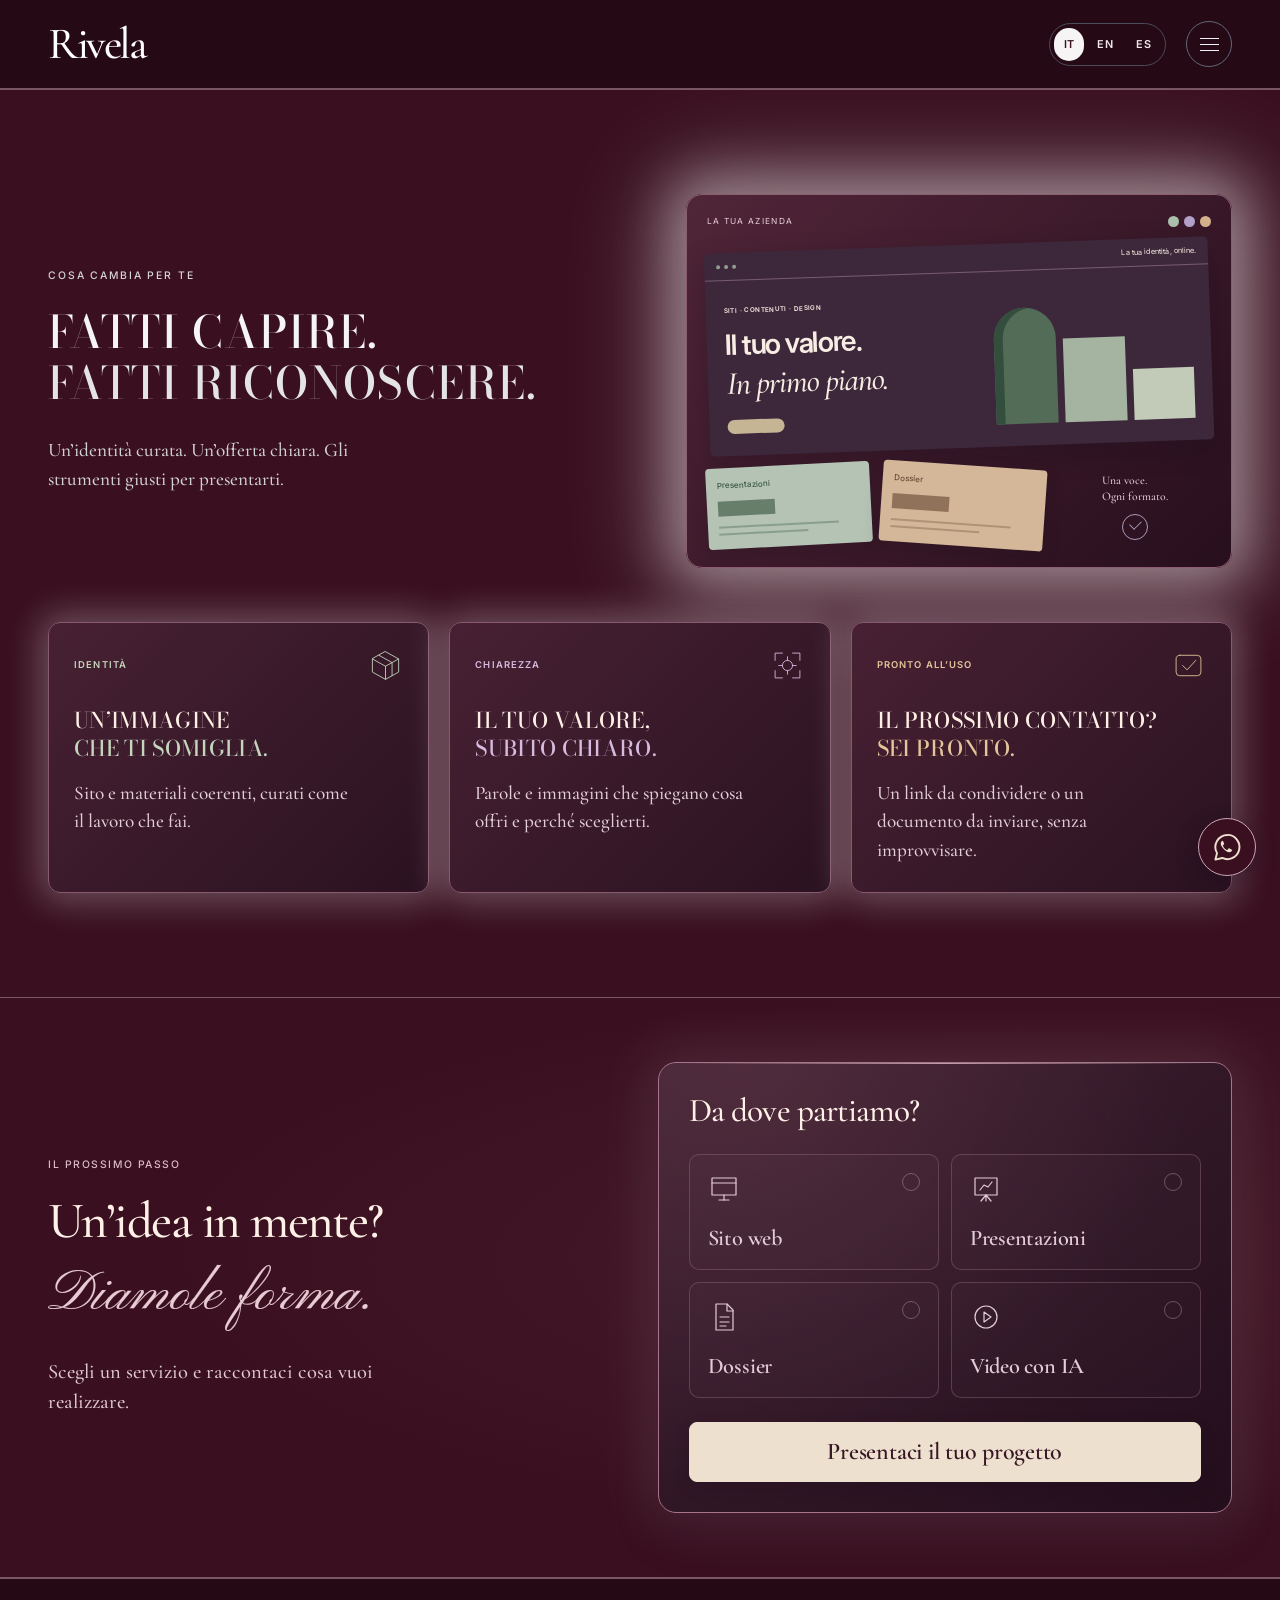
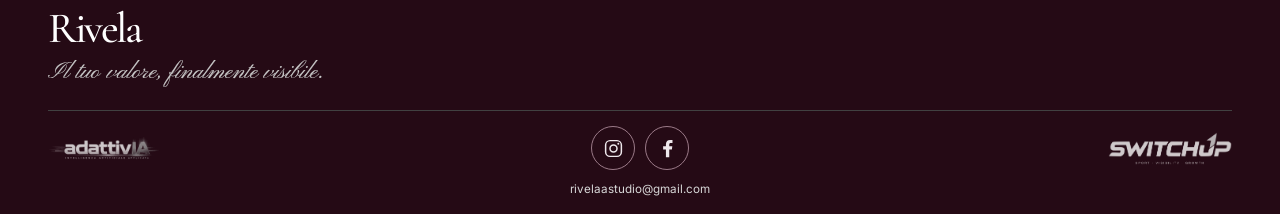
<file: vantaggi.html>
<!DOCTYPE html>
<html lang="it">
<head>
<meta charset="UTF-8">
<meta name="viewport" content="width=device-width, initial-scale=1">
<meta name="theme-color" content="#172131">
<meta name="description" content="Identità riconoscibile, offerta chiara e materiali pronti da condividere: i vantaggi di comunicare con Rivela.">
<title>I vantaggi | Rivela</title>
<link rel="icon" href="laip-mark.svg" type="image/svg+xml">
<link rel="preconnect" href="https://fonts.googleapis.com">
<link rel="preconnect" href="https://fonts.gstatic.com" crossorigin>
<link rel="stylesheet" href="laip.css">
<link rel="stylesheet" href="benefits.css">
<link rel="stylesheet" href="rivela-surfaces.css">
<link rel="stylesheet" href="project-launcher.css">
<link rel="stylesheet" href="rivela-calligraphy.css">
<script src="laip.js" defer>
</script>
<script src="project-launcher.js" defer></script>
</head>
<body>
<a class="skip" href="#main">Vai al contenuto</a>
<header class="header">
<nav class="nav wrap" aria-label="Navigazione principale">
<a class="brand" href="index.html" aria-label="Rivela, homepage">Rivela</a>
<button class="menu" type="button" aria-label="Apri menu" aria-expanded="false" aria-controls="navigation"><span class="menu-icon" aria-hidden="true"><span></span><span></span><span></span></span></button>
<div class="nav-links" id="navigation" hidden inert><div class="fullscreen-menu-inner"><p class="menu-overline">Esplora Rivela</p><div class="menu-pages"><a href="index.html"><span class="menu-index" aria-hidden="true">01</span><span>Home</span><span class="menu-page-arrow" aria-hidden="true"></span></a><a href="servizi.html"><span class="menu-index" aria-hidden="true">02</span><span>Servizi</span><span class="menu-page-arrow" aria-hidden="true"></span></a><a href="come-funziona.html"><span class="menu-index" aria-hidden="true">03</span><span>Come funziona</span><span class="menu-page-arrow" aria-hidden="true"></span></a><a href="vantaggi.html" aria-current="page"><span class="menu-index" aria-hidden="true">04</span><span>Vantaggi</span><span class="menu-page-arrow" aria-hidden="true"></span></a><a href="contatti.html"><span class="menu-index" aria-hidden="true">05</span><span>Contattaci</span><span class="menu-page-arrow" aria-hidden="true"></span></a></div><p class="menu-signature">Rivela. Il tuo valore, finalmente visibile.</p></div></div>
<div class="language-picker" role="group" aria-label="Seleziona la lingua"><button class="language-button" type="button" data-language="it" lang="it" aria-label="Italiano" aria-pressed="true">IT</button><button class="language-button" type="button" data-language="en" lang="en" aria-label="English" aria-pressed="false">EN</button><button class="language-button" type="button" data-language="es" lang="es" aria-label="Español" aria-pressed="false">ES</button></div></nav>
</header>
<main id="main"><section class="compact-section benefits benefits-studio" id="vantaggi">
<div class="wrap">
 <div class="benefits-opening">
  <div class="benefits-intro">
   <div class="eyebrow">COSA CAMBIA PER TE</div>
   <h1 class="benefits-title">Fatti capire.<br> <em>Fatti riconoscere.</em></h1>
   <p>Un’identità curata. Un’offerta chiara. Gli strumenti giusti per presentarti.</p>
  </div>
  <div class="benefits-board" aria-hidden="true">
   <div class="benefits-board-top"><span>LA TUA AZIENDA</span><span class="benefits-palette"><i></i><i></i><i></i></span></div>
   <div class="benefits-browser">
    <div class="benefits-browser-bar"><i></i><i></i><i></i><span>La tua identità, online.</span></div>
    <div class="benefits-browser-body"><div><span class="benefits-mini-label">SITI · CONTENUTI · DESIGN</span><strong>Il tuo valore.<br> <em>In primo piano.</em></strong><span class="benefits-mini-button"></span></div><div class="benefits-sculpture"><i></i><i></i><i></i></div></div>
   </div>
   <div class="benefits-format-row"><div class="benefits-format benefits-format-sage"><span>Presentazioni</span><b></b><i></i><i></i></div><div class="benefits-format benefits-format-amber"><span>Dossier</span><b></b><i></i><i></i></div><div class="benefits-consistency"><span>Una voce.<br>Ogni formato.</span><i></i></div></div>
  </div>
 </div>
 <div class="benefits-outcomes">
  <article class="benefits-outcome benefits-identity">
   <div class="benefits-outcome-top"><span>IDENTITÀ</span><svg viewBox="0 0 48 48" aria-hidden="true"><path d="M24 5 42 15v18L24 43 6 33V15Z"/><path d="m6 15 18 10 18-10M24 25v18M15 10l18 10v18"/></svg></div>
   <h2>Un’immagine<br> <em>che ti somiglia.</em></h2>
   <p>Sito e materiali coerenti, curati come il lavoro che fai.</p>
  </article>
  <article class="benefits-outcome benefits-clarity">
   <div class="benefits-outcome-top"><span>CHIAREZZA</span><svg viewBox="0 0 48 48" aria-hidden="true"><path d="M7 17V7h10M31 7h10v10M41 31v10H31M17 41H7V31"/><circle cx="24" cy="24" r="7"/><path d="M24 12v5M24 31v5M12 24h5M31 24h5"/></svg></div>
   <h2>Il tuo valore,<br> <em>subito chiaro.</em></h2>
   <p>Parole e immagini che spiegano cosa offri e perché sceglierti.</p>
  </article>
  <article class="benefits-outcome benefits-ready">
   <div class="benefits-outcome-top"><span>PRONTO ALL’USO</span><svg viewBox="0 0 48 48" aria-hidden="true"><rect x="7" y="10" width="34" height="28" rx="5"/><path d="m16 24 6 6 12-13"/></svg></div>
   <h2>Il prossimo contatto?<br> <em>Sei pronto.</em></h2>
   <p>Un link da condividere o un documento da inviare, senza improvvisare.</p>
  </article>
 </div>
</div>
</section><section class="brief-cta project-launcher"><div class="wrap"><div class="project-launch-copy"><p class="eyebrow">IL PROSSIMO PASSO</p><h2><span>Un’idea in mente?</span><em>Diamole forma.</em></h2><p>Scegli un servizio e raccontaci cosa vuoi realizzare.</p></div><a class="btn" href="contatti.html#progetto">Presentaci il tuo progetto</a></div></section></main><footer class="footer site-footer footer-slim"><div class="wrap">
<div class="footer-slim-main"><div class="footer-slim-brand"><a class="brand" href="index.html" aria-label="Rivela, homepage">Rivela</a><p class="footer-slogan">Il tuo valore, finalmente visibile.</p></div></div>
<div class="footer-slim-base"><a class="footer-partner footer-partner-adattivia" href="https://www.adattivia.it/" target="_blank" rel="noopener noreferrer" aria-label="Visita il sito Adattivia"><img src="images/adattivia.png" alt="Adattivia" width="288" height="64" loading="lazy"></a><div class="footer-social-icons" role="group" aria-label="Social Rivela"><a href="https://www.instagram.com/rivelaastudio/" target="_blank" rel="noopener noreferrer" aria-label="Instagram"><svg viewBox="0 0 24 24" aria-hidden="true" focusable="false"><rect x="3" y="3" width="18" height="18" rx="5" fill="none" stroke="currentColor" stroke-width="1.7"/><circle cx="12" cy="12" r="4" fill="none" stroke="currentColor" stroke-width="1.7"/><circle cx="17.5" cy="6.5" r="1.1" fill="currentColor"/></svg></a><a href="https://www.facebook.com/profile.php?id=61595717500609" target="_blank" rel="noopener noreferrer" aria-label="Facebook"><svg viewBox="0 0 24 24" aria-hidden="true" focusable="false"><path fill="currentColor" d="M14 22v-9h3l.5-3.5H14V7.3c0-1 .3-1.7 1.8-1.7h1.9V2.4c-.3-.1-1.5-.2-2.8-.2-2.8 0-4.7 1.7-4.7 4.9v2.4H7V13h3.2v9z"/></svg></a></div><a class="footer-partner footer-partner-switchup" href="https://www.switchup-agency.it/" target="_blank" rel="noopener noreferrer" aria-label="Visita il sito SWITCHUP"><img src="images/logo-switchup-full.png" alt="SWITCHUP" width="5012" height="1324" loading="lazy"></a></div>
<a class="footer-slim-email" href="mailto:rivelaastudio@gmail.com">rivelaastudio@gmail.com</a>
</div></footer><a class="whatsapp-float" href="https://wa.me/393802192386" target="_blank" rel="noopener noreferrer" aria-label="WhatsApp +39 380 219 2386" title="WhatsApp · +39 380 219 2386"><svg viewBox="0 0 32 32" aria-hidden="true" focusable="false"><path d="M16 3A12.5 12.5 0 0 0 5.2 21.8l-1.7 6.7 7-1.7A12.5 12.5 0 1 0 16 3Z" fill="none" stroke="currentColor" stroke-width="2" stroke-linejoin="round"/><path d="M11 9c-.8-.2-2 1.4-2 2.8 0 3.2 5.3 8.8 8.8 9.1 1.4.1 3.1-1.3 3.1-2 0-.4-3.1-2-3.5-2s-1.2 1.5-1.5 1.6c-.4.1-2-.6-3.1-1.8-1.2-1.2-1.6-2.6-1.5-2.9.1-.3 1.3-1 1.3-1.4 0-.5-1.2-3.3-1.6-3.4Z"/></svg></a>
</body></html>
</file>
<file: laip.css>
@import url('https://fonts.googleapis.com/css2?family=Bodoni+Moda:wght@500;600&family=Cormorant+Garamond:ital,wght@0,500;0,600;1,500;1,600&family=Inter:wght@400;500;600;650;700&family=Pinyon+Script&display=swap');

/* Shared foundations: one grid, one spacing scale, one responsive system. */
:root{--bg:#18191f;--surface:#22232c;--panel:#262731;--ink:#f4f3f6;--muted:#bfc1ce;--accent:#c1c7ef;--line:#41434f;--button:#666bb5;--gutter:48px;--section-space:80px;--column-gap:64px;font-family:Inter,Arial,sans-serif;color:var(--ink);background:var(--bg);color-scheme:dark;font-synthesis:none}
*{box-sizing:border-box}
html{scroll-behavior:smooth;scroll-padding-top:112px}
body{margin:0;background:var(--bg)}
button,input,select,textarea{font:inherit}
button,a,input,select,textarea{outline-offset:5px}
:focus-visible{outline:2px solid #d5dcff}
a{color:inherit;text-decoration:none}
button{cursor:pointer}
svg{display:block;max-width:100%}
h1,h2,h3,p{margin:0}
h1,h2,h3{font-weight:500}
p{color:var(--muted);line-height:1.85}
.wrap{width:min(1200px,calc(100% - var(--gutter)*2));margin-inline:auto}
.wrap>*,.hero-grid>*,.about-brief>*,.compact-heading>*,.process-heading>*,.split>*,.contact-grid>*{min-width:0}
.skip{position:fixed;top:-100px;left:16px;z-index:100;background:var(--surface);color:white;padding:14px}
.skip:focus{top:12px}
.sr-only{position:absolute;width:1px;height:1px;padding:0;margin:-1px;overflow:hidden;clip:rect(0,0,0,0);white-space:nowrap;border:0}
.eyebrow{font-size:.66rem;font-weight:500;line-height:1.6;letter-spacing:.14em;text-transform:uppercase;color:var(--accent);margin-bottom:24px}
.section-display{font-family:'Cormorant Garamond',Georgia,serif;font-size:clamp(3rem,5.65vw,5rem);line-height:1.04;letter-spacing:-.035em;font-weight:500;text-wrap:pretty}
.section-intro{font-size:.94rem;max-width:680px;margin-top:24px}
.lead{font-size:1rem;line-height:1.9;max-width:54ch}
.btn{display:inline-flex;align-items:center;justify-content:center;gap:16px;padding:15px 23px;border:1px solid var(--button);border-radius:30px;background:var(--button);color:white;font-size:.85rem;font-weight:600;line-height:1.4;text-align:center;transition:background .2s,border-color .2s;min-height:48px}
.btn:hover{background:#767bc9;border-color:#767bc9}
.text-link,.hero-contact{color:#c6cbea;font-size:.85rem;font-weight:500;line-height:1.7}
.text-link:hover,.hero-contact:hover{text-decoration:underline;text-underline-offset:4px}

/* Header: stable position and direct controls at every viewport. */
.header{position:sticky;top:0;z-index:30;background:#18191ff5;border-bottom:1px solid #353640}
.nav{position:relative;height:88px;display:flex;align-items:center;gap:20px}
.brand{font-family:'Cormorant Garamond',Georgia,serif;font-size:2.8rem;font-weight:500;letter-spacing:-.055em;line-height:1;color:var(--ink);flex-shrink:0}
.nav>.brand{margin-right:auto}
.brand:hover{color:#dbe2ff}
.language-picker{order:2;display:flex;gap:3px;padding:4px;border:1px solid #4b4d5a;border-radius:25px;flex-shrink:0}
.language-button{font-size:.68rem;font-weight:600;letter-spacing:.035em;border:0;border-radius:20px;background:transparent;color:#c8cad8;padding:8px 10px;min-height:33px;line-height:1.3;transition:background .2s,color .2s}
.language-button:hover{background:#343644;color:#fff}
.language-button[aria-pressed=true]{background:var(--accent);color:#171923}
.menu{order:3;display:inline-flex;align-items:center;justify-content:center;width:46px;height:46px;border:1px solid #646879;border-radius:50%;background:transparent;color:#eff0f8;padding:0;flex-shrink:0}
.menu:hover{background:#30323f;border-color:#a1a9ce}
.menu-icon{display:flex;flex-direction:column;gap:5px;width:19px}
.menu-icon>span{display:block;width:100%;height:1px;background:currentColor;transition:transform .2s,opacity .2s}
.menu[aria-expanded=true] .menu-icon>span:first-child{transform:translateY(6px) rotate(45deg)}
.menu[aria-expanded=true] .menu-icon>span:nth-child(2){opacity:0}
.menu[aria-expanded=true] .menu-icon>span:last-child{transform:translateY(-6px) rotate(-45deg)}
.nav-links{position:absolute;top:calc(100% + 10px);right:0;width:min(360px,100%);padding:12px 24px 24px;background:#23242d;border:1px solid #55596b;border-radius:10px;box-shadow:0 24px 50px #05060d66;max-height:calc(100dvh - 115px);overflow:auto;display:none;flex-direction:column;align-items:stretch;font-size:1.08rem;z-index:35}
.nav-links[hidden]{display:none}
.nav-links.open:not([hidden]){display:flex}
.nav-links>a:not(.btn){padding:16px 0;border-bottom:1px solid #414452;line-height:1.4}
.nav-links>a:hover{color:#c6cbea}
.nav-links .btn{margin-top:22px}

/* Homepage opening. */
.concise-hero{padding:72px 0 76px;background:radial-gradient(ellipse at 90% 10%,#242635 0%,transparent 58%),var(--bg)}
.hero-grid{display:grid;grid-template-columns:repeat(2,minmax(0,1fr));gap:var(--column-gap);align-items:start}
.concise-hero h1{font-size:clamp(3rem,4.6vw,4.4rem);line-height:1.08;letter-spacing:-.05em;margin-bottom:26px;font-weight:500}
.concise-hero h1 em{font-family:'Cormorant Garamond',Georgia,serif;font-size:1.12em;font-weight:500;letter-spacing:-.035em;font-style:italic;color:var(--accent)}
.actions{display:flex;align-items:center;flex-wrap:wrap;gap:20px;margin-top:28px}
.work-mosaic{background:#23242c;padding:20px;border:1px solid var(--line);border-radius:9px;box-shadow:0 22px 60px #05070c26;margin-top:35px}
.mosaic-heading{display:flex;justify-content:space-between;gap:16px;font-size:.58rem;line-height:1.6;letter-spacing:.12em;color:#d1d4e3;margin-bottom:16px}
.work-mosaic button{display:block;width:100%;border:0;padding:0;border-radius:4px;overflow:hidden;background:#e9edf6;color:#18233b;text-align:left}
.work-mosaic svg{width:100%;height:auto;aspect-ratio:480/230}
.mosaic-main>span{display:flex;justify-content:space-between;font-size:.76rem;line-height:1.6;padding:8px 16px 14px;font-weight:500}
.mosaic-bottom{display:grid;grid-template-columns:repeat(2,minmax(0,1fr));gap:12px;margin-top:12px}
.mosaic-bottom button{background:#e9e6f3}
.mosaic-bottom button:last-child{background:#f0e5df}
.mosaic-bottom button>span{display:block;font-size:.65rem;line-height:1.6;padding:0 12px 12px;font-weight:500}
.work-mosaic>p{font-size:.62rem;line-height:1.7;margin-top:13px;color:#b7bac8}

/* Consistent section headers and service cards. */
.compact-section,.block{padding:var(--section-space) 0;border-top:1px solid #353640}
.compact-heading,.process-heading{display:grid;grid-template-columns:repeat(2,minmax(0,1fr));gap:var(--column-gap);align-items:start;margin-bottom:40px}
.compact-heading>p,.process-heading>p{font-size:.9rem;line-height:1.9;max-width:42ch;padding-top:8px}
.offer-grid{display:grid;grid-template-columns:repeat(2,minmax(0,1fr));gap:40px 28px;align-items:stretch}
.offer{min-width:0;display:flex;flex-direction:column;scroll-margin-top:112px}
.offer-art{position:relative;width:100%;border:0;border-radius:6px;padding:22px 24px 46px;background:#dce3f3;color:#16264e;text-align:left;overflow:hidden;transition:filter .2s,box-shadow .2s}
.offer-art svg{width:100%;height:auto;aspect-ratio:480/230;transition:transform .25s}
.offer-art:hover{filter:brightness(1.035);box-shadow:0 9px 28px #0709103b}
.offer-art:hover svg{transform:translateY(-3px)}
.offer:nth-child(2) .offer-art{background:#ded9ee;color:#34315f}
.offer:nth-child(3) .offer-art{background:#d5e3de;color:#374549}
.offer:nth-child(4) .offer-art{background:#ecd9cf;color:#753d34}
.example-open{position:absolute;bottom:16px;left:24px;right:24px;display:flex;justify-content:space-between;gap:12px;font-size:.68rem;line-height:1.5;font-weight:600}
.offer-copy{position:relative;padding:24px 0 0;display:flex;flex-direction:column;flex:1;align-items:start}
.offer-number{position:absolute;top:24px;right:0;font-family:'Cormorant Garamond',Georgia,serif;font-size:1.25rem;line-height:1.4;color:var(--accent)}
.offer h2{font-size:1.22rem;line-height:1.4;font-weight:500;letter-spacing:-.02em;padding-right:40px;margin-bottom:13px}
.offer p{font-size:.9rem;line-height:1.85;margin-bottom:18px;flex:1}
.offer .text-link{margin-top:auto}
.illustration-note{font-size:.65rem;line-height:1.8;color:#afb3c3;margin-top:28px}

/* Process: aligned numbers, titles, descriptions and outputs. */
.laip-process,.benefits{background:var(--surface)}
.section-kicker{display:flex;justify-content:space-between;gap:24px;font-size:.66rem;line-height:1.6;letter-spacing:.14em;color:var(--accent);margin-bottom:24px}
.section-kicker span:last-child{color:#aeb3c6;font-size:.6rem}
.process-track{display:grid;grid-template-columns:repeat(3,minmax(0,1fr));margin:0;padding:0;list-style:none;border:1px solid #484c5c;border-radius:6px;overflow:hidden}
.process-track>li{display:flex;flex-direction:column;min-width:0;padding:32px 28px;background:var(--panel);border-right:1px solid #484c5c}
.process-track>li:last-child{border-right:0}
.phase-top{display:flex;align-items:center;justify-content:space-between;gap:16px;margin-bottom:28px}
.phase-number{font-family:'Cormorant Garamond',Georgia,serif;font-size:4.6rem;font-weight:500;line-height:1;letter-spacing:-.04em;color:var(--accent)}
.phase-arrow{font-size:1.7rem;color:#a7accf;line-height:1}
.process-track h2{font-size:1.25rem;line-height:1.4;letter-spacing:-.02em;min-height:2.8em;margin-bottom:12px}
.process-track p{font-size:.87rem;line-height:1.85;margin-bottom:26px;color:#c3c5d2}
.phase-result{margin-top:auto;padding-top:20px;border-top:1px solid #484c5c;font-size:.8rem;line-height:1.7}
.phase-result>span{display:block;font-size:.58rem;line-height:1.7;letter-spacing:.12em;color:#b9bdd8;margin-bottom:8px}

/* Benefits and experience: shared left edges and top alignment. */
.benefit-grid{display:grid;grid-template-columns:repeat(3,minmax(0,1fr));gap:36px;margin-top:36px}
.benefit-grid>div{border-top:1px solid #484c5c;padding-top:22px;min-width:0}
.benefit-grid h3{font-size:1.12rem;line-height:1.45;min-height:2.9em;margin-bottom:12px}
.benefit-grid p{font-size:.9rem;line-height:1.85}
.about-brief,.split{display:grid;grid-template-columns:repeat(2,minmax(0,1fr));gap:var(--column-gap);align-items:start}
.founders-line{font-size:.95rem;line-height:1.8;margin-top:24px;max-width:40ch}
.about-brief>div:last-child>p{font-size:.94rem;line-height:1.9;margin-bottom:20px}
.about-brief>div:last-child>p:last-of-type{margin-bottom:0}
.experience-references{display:grid;grid-template-columns:repeat(2,minmax(0,1fr));gap:24px;border-top:1px solid #484c5c;padding-top:24px;margin-top:28px}
.experience-references>div{min-width:0}
.experience-references span{display:block;font-size:.58rem;line-height:1.7;letter-spacing:.12em;color:#b9bdd8;margin-bottom:10px;min-height:3.4em}
.experience-references a,.experience-references strong{font-size:1.1rem;line-height:1.5;color:var(--ink);font-weight:500}
.experience-references a:hover{text-decoration:underline;text-underline-offset:5px}

/* Supporting pages and contact form. */
.page-hero{padding:72px 0;background:#21232e;border-bottom:1px solid #353640}
.page-hero h1{font-size:clamp(2.8rem,4.7vw,4.3rem);line-height:1.12;letter-spacing:-.045em;max-width:940px;margin-bottom:24px}
.split h2{font-family:'Cormorant Garamond',Georgia,serif;font-size:clamp(2rem,3.5vw,3.3rem);line-height:1.1;letter-spacing:-.025em;margin-bottom:24px}
.split p{font-size:.94rem;line-height:1.9;margin-bottom:20px}
.split h3{font-size:1.12rem;line-height:1.4;margin-bottom:12px}
.soft,.dark{background:var(--surface)}
.steps{display:grid;grid-template-columns:repeat(4,minmax(0,1fr));gap:28px}
.step{border-top:1px solid #484c5c;padding-top:24px;min-width:0}
.step>span{font-size:.75rem;color:var(--accent)}
.step h3{font-size:1.12rem;line-height:1.4;min-height:2.8em;margin:24px 0 12px}
.step p{font-size:.86rem;line-height:1.85}
.contact-grid{display:grid;grid-template-columns:.85fr 1.15fr;gap:var(--column-gap);align-items:start}
.contact-grid h2{font-family:'Cormorant Garamond',Georgia,serif;font-size:clamp(2rem,3.5vw,3.3rem);line-height:1.1;margin-bottom:24px}
.contact-grid>div>p{font-size:.93rem;margin-bottom:20px}
.contact-grid .form-note{font-size:.8rem;line-height:1.8}
.contact-form{padding:32px;background:#232530;border:1px solid #4b4e60;border-radius:6px}
.fields{display:grid;grid-template-columns:repeat(2,minmax(0,1fr));gap:20px}
.field{display:flex;flex-direction:column;gap:10px;margin-bottom:22px;min-width:0}
.field label{font-size:.83rem;line-height:1.5;font-weight:500}
.field input,.field select,.field textarea{width:100%;max-width:100%;min-width:0;background:#181b26;color:var(--ink);padding:13px;border:1px solid #6a6f85;border-radius:4px;line-height:1.5}
.field input::placeholder,.field textarea::placeholder{color:#afb5c8;opacity:1}
.field textarea{resize:vertical;min-height:145px}
.status{font-size:.82rem;line-height:1.8;margin-top:18px}
.status:empty{margin:0}

/* Final call to action and footer. */
.brief-cta,.cta{padding:48px 0;background:#2a2b3c;border-block:1px solid #424452}
.brief-cta .wrap,.cta .wrap{display:grid;grid-template-columns:minmax(0,1fr) auto;gap:40px;align-items:center}
.brief-cta h2,.cta h2{font-family:'Cormorant Garamond',Georgia,serif;font-size:clamp(2rem,3.3vw,3rem);line-height:1.12;letter-spacing:-.025em;margin-bottom:16px}
.brief-cta p,.cta p{font-size:.9rem;line-height:1.85;max-width:70ch}
.footer{padding:28px 0;background:var(--bg)}
.brief-footer .wrap{display:grid;grid-template-columns:auto minmax(0,1fr) auto;gap:28px;align-items:center}
.brief-footer .brand{font-size:2.45rem}
.brief-footer p,.brief-footer .wrap>span{font-size:.73rem;line-height:1.7;color:#b9bdcd}

/* Example dialog. */
.dialog-open{overflow:hidden}
.example-dialog{padding:0;border:1px solid #4d5265;border-radius:10px;width:min(1050px,calc(100% - 48px));max-height:90dvh;background:#1e2029;color:var(--ink);overflow:auto}
.example-dialog::backdrop{background:#070911c9}
.dialog-top{display:flex;align-items:center;justify-content:space-between;gap:20px;padding:18px 24px;border-bottom:1px solid #3e4352}
.dialog-top>span{font-size:.65rem;letter-spacing:.12em;color:#c0c4d6}
.dialog-close{border:1px solid #69718b;background:transparent;border-radius:25px;color:var(--ink);padding:8px 15px;font-size:.8rem;line-height:1.5}
.dialog-close span{font-size:1.2rem;margin-left:10px}
.dialog-layout{display:grid;grid-template-columns:repeat(2,minmax(0,1fr));align-items:stretch}
.dialog-art{display:flex;align-items:center;justify-content:center;background:#e8ecf5;padding:24px;min-width:0}
.dialog-art svg{width:100%;height:auto}
.dialog-copy{padding:32px;min-width:0}
.dialog-copy .eyebrow{margin-bottom:18px}
.dialog-copy h2{font-family:'Cormorant Garamond',Georgia,serif;font-size:2.2rem;line-height:1.15;margin-bottom:18px}
.dialog-copy p,.dialog-copy li{font-size:.85rem;line-height:1.85;color:#c2c7d9}
.dialog-copy h3{font-size:.85rem;line-height:1.5;margin:24px 0 12px}
.dialog-copy ul{padding-left:18px;margin:0 0 20px}
.dialog-copy .btn{margin-top:24px}
.dialog-copy small{display:block;font-size:.67rem;line-height:1.8;color:#aeb6ce;margin-top:20px}

/* Responsive: columns collapse before they become cramped. */
@media(max-width:1100px){:root{--gutter:32px;--column-gap:40px;--section-space:64px}.process-track>li{padding:28px 22px}.contact-form{padding:26px}}
@media(max-width:900px){.hero-grid,.about-brief,.split,.contact-grid{grid-template-columns:1fr;gap:32px}.concise-hero{padding:56px 0}.concise-hero h1{font-size:clamp(3rem,6.5vw,4.2rem)}.work-mosaic{width:100%;max-width:560px;margin:0;box-shadow:none}.about-brief>div:last-child>p{max-width:70ch}.compact-heading,.process-heading{gap:32px}.compact-heading>p,.process-heading>p{padding-top:4px}.offer-grid{gap:36px 24px}.offer h2{min-height:2.8em}.process-track{grid-template-columns:1fr}.process-track>li{border-right:0;border-bottom:1px solid #484c5c;padding:28px}.process-track>li:last-child{border-bottom:0}.phase-top{margin-bottom:20px}.phase-arrow{transform:rotate(90deg)}.process-track>li:last-child .phase-arrow{transform:none}.process-track h2{min-height:0}.process-track p{max-width:65ch}.phase-result{margin-top:0}.steps{grid-template-columns:repeat(2,minmax(0,1fr));gap:32px}.dialog-layout{grid-template-columns:1fr}.dialog-art svg{max-height:240px}.dialog-art{padding:18px}.brief-cta .wrap,.cta .wrap{grid-template-columns:1fr;justify-items:start;gap:26px}}
@media(max-width:700px){:root{--gutter:24px;--section-space:52px;--column-gap:28px}.nav{height:76px;gap:14px}.brand{font-size:2.5rem}.language-picker{padding:3px;gap:0}.language-button{padding:7px 9px;min-height:32px;font-size:.65rem}.menu{width:42px;height:42px}.nav-links{top:calc(100% + 8px);max-height:calc(100dvh - 100px);padding:12px 22px 22px}.compact-heading,.process-heading{grid-template-columns:1fr;gap:22px;margin-bottom:30px}.compact-heading>p,.process-heading>p{max-width:60ch;padding-top:0}.section-display{font-size:clamp(2.8rem,8.5vw,3.9rem)}.section-kicker span:last-child{display:none}.benefit-grid{grid-template-columns:1fr;gap:28px;margin-top:30px}.benefit-grid h3{min-height:0}.benefit-grid p{max-width:65ch}.dialog-copy{padding:24px}.example-dialog{width:calc(100% - 32px);max-height:92dvh}}
@media(max-width:560px){:root{--gutter:20px}.concise-hero{padding:44px 0 48px}.concise-hero h1{font-size:clamp(2.7rem,9vw,3.3rem)}.lead{font-size:.96rem;line-height:1.85}.actions{align-items:stretch;flex-direction:column;gap:18px}.actions>.btn{width:100%}.hero-contact{font-size:.83rem}.work-mosaic{padding:14px}.mosaic-heading{font-size:.53rem}.mosaic-main>span{font-size:.72rem}.mosaic-bottom{gap:10px;margin-top:10px}.mosaic-bottom button>span{font-size:.61rem;padding-inline:10px}.offer-grid{grid-template-columns:1fr;gap:36px}.offer h2{min-height:0;font-size:1.2rem}.offer-art{padding:16px 16px 44px}.example-open{left:17px;right:17px;font-size:.65rem}.offer-copy{padding-top:21px}.offer-number{top:21px}.offer p{font-size:.88rem}.section-display{font-size:clamp(2.65rem,11vw,3.5rem)}.eyebrow{font-size:.61rem;margin-bottom:20px}.section-kicker{font-size:.61rem;margin-bottom:20px}.phase-number{font-size:4rem}.process-track>li{padding:25px}.process-track h2{font-size:1.23rem}.experience-references{gap:20px;padding-top:22px;margin-top:24px}.experience-references span{font-size:.54rem}.experience-references a,.experience-references strong{font-size:1rem}.page-hero{padding:50px 0}.page-hero h1{font-size:2.8rem}.fields{grid-template-columns:1fr;gap:0}.contact-form{padding:23px}.field input,.field select,.field textarea{font-size:16px}.steps{grid-template-columns:1fr;gap:28px}.step h3{min-height:0;margin-top:18px}.brief-cta,.cta{padding:38px 0}.brief-footer .wrap{grid-template-columns:1fr auto;gap:16px}.brief-footer p{grid-row:2;grid-column:1/-1}.brief-footer .brand{font-size:2.3rem}.brief-footer .wrap>span{font-size:.65rem}.dialog-top{padding:15px}.dialog-copy h2{font-size:1.9rem}.dialog-art{padding:12px}.dialog-top>span{font-size:.6rem}}
@media(prefers-reduced-motion:reduce){html{scroll-behavior:auto}*,*:before,*:after{transition:none!important;animation:none!important}.offer-art:hover svg{transform:none}}

/* Fullscreen navigation; each destination is a standalone page. */
body.menu-open{overflow:hidden}
.menu-open .header{isolation:isolate}
.header .nav>.brand,.header .nav>.menu,.header .nav>.language-picker{position:relative;z-index:2}
.nav-links{position:fixed;inset:0;width:auto;height:100dvh;max-height:none;padding:120px 0 32px;background:#18191f;border:0;border-radius:0;box-shadow:none;overflow-y:auto;overscroll-behavior:contain;z-index:1}
.nav-links.open:not([hidden]){display:block}
.fullscreen-menu-inner{width:min(1200px,calc(100% - var(--gutter)*2));margin-inline:auto}
.menu-overline{font-size:.65rem;line-height:1.7;letter-spacing:.16em;color:var(--accent);margin-bottom:20px}
.menu-pages{max-width:1040px}
.menu-pages>a{display:grid;grid-template-columns:40px minmax(0,1fr) 50px;align-items:center;gap:24px;padding:10px 0 13px;border-bottom:1px solid #3d3f4b;color:#f4f3f6;line-height:1.1}
.menu-pages>a>span:nth-child(2){font-family:'Cormorant Garamond',Georgia,serif;font-size:clamp(2.2rem,4.5vw,4.25rem);letter-spacing:-.035em;font-weight:500;overflow-wrap:break-word}
.menu-pages>a[aria-current=page]{color:#c1c7ef}
.menu-pages>a:hover{color:#d5dbff}
.menu-index{font-size:.65rem;line-height:1.5;letter-spacing:.06em;color:#9ca4c0}
.menu-page-arrow{font-size:1.9rem;color:#aeb7d7;text-align:right}
.menu-signature{font-size:.78rem;line-height:1.8;color:#aab1c8;margin-top:26px}
.home-hero{min-height:calc(100svh - 190px);display:flex;align-items:center}
@media(max-width:700px){.nav-links{padding:102px 0 26px}.menu-overline{margin-bottom:17px}.menu-pages>a{grid-template-columns:28px minmax(0,1fr) 30px;gap:16px;padding:12px 0}.menu-pages>a>span:nth-child(2){font-size:clamp(2rem,6.7vw,3rem)}.menu-page-arrow{font-size:1.5rem}.menu-signature{margin-top:23px;font-size:.72rem}.home-hero{min-height:0}}
@media(max-height:650px){.nav-links{padding-top:96px}.menu-pages>a{padding:8px 0}.menu-pages>a>span:nth-child(2){font-size:clamp(1.8rem,4.5vh,2.6rem)}.menu-overline{margin-bottom:12px}.menu-signature{margin-top:18px}}

.experience-logo{display:block;width:180px;max-width:100%;height:auto;object-fit:contain;object-position:left center}
.experience-logo-link{display:inline-flex;align-items:center;max-width:100%;padding:6px 0;border-radius:3px}
.experience-logo-link:hover{opacity:.82}
@media(max-width:560px){.experience-logo{width:150px}}
.experience-logo-link{width:100%;max-width:210px;height:72px;padding:8px 0;justify-content:flex-start}
.experience-logo{max-height:56px}
@media(max-width:560px){.experience-logo-link{height:64px}}
.about-brief>div:last-child>p.experience-note{font-size:.8rem;line-height:1.85;color:#aeb4c8;margin-top:28px;margin-bottom:0}

/* Centred fullscreen menu with a soft, translucent gradient. */
.menu-open .header{background:transparent;border-color:transparent}
.nav-links{background:radial-gradient(ellipse at 50% 38%,#555a8859 0%,transparent 65%),linear-gradient(145deg,#181921ef 0%,#252638df 50%,#14151de8 100%);backdrop-filter:blur(18px);-webkit-backdrop-filter:blur(18px);padding:108px 0 30px}
.nav-links.open:not([hidden]){display:flex;flex-direction:column;align-items:center}
.fullscreen-menu-inner{width:min(680px,calc(100% - var(--gutter)*2));margin-inline:auto;margin-block:auto;text-align:center;flex-shrink:0}
.menu-overline{text-align:center;margin-bottom:22px}
.menu-pages{width:100%;max-width:none}
.menu-pages>a{display:flex;justify-content:center;align-items:center;gap:0;padding:10px 16px 13px;border-color:#a9b0d12b;text-align:center}
.menu-pages>a>span:nth-child(2){font-size:clamp(2.2rem,4.1vw,3.8rem);line-height:1.12}
.menu-index,.menu-page-arrow{display:none}
.menu-signature{text-align:center;max-width:100%;margin-top:26px}
@media(max-width:700px){.nav-links{padding:98px 0 26px}.fullscreen-menu-inner{width:calc(100% - 48px)}.menu-pages>a{padding:10px 12px 12px}.menu-pages>a>span:nth-child(2){font-size:clamp(2.1rem,6.8vw,2.9rem)}.menu-overline{margin-bottom:18px}.menu-signature{margin-top:24px}}
@media(max-height:650px){.nav-links{padding-top:90px;padding-bottom:22px}.menu-overline{margin-bottom:12px}.menu-pages>a{padding:6px 10px 8px}.menu-pages>a>span:nth-child(2){font-size:clamp(1.75rem,4.7vh,2.4rem)}.menu-signature{margin-top:18px}}

/* Shared footer, following the SWITCHUP brand/navigation/links structure. */
.site-footer{padding:58px 0 28px;border-top:1px solid #353640;background:#15161c}
.footer-inner{display:grid;grid-template-columns:1.5fr 1fr 1fr;gap:64px;padding-bottom:42px;align-items:start}
.footer-brand .brand{display:inline-block;font-size:2.6rem;margin-bottom:18px}
.footer-brand p{font-size:.82rem;line-height:1.85;max-width:34ch;color:#b5bacb}
.footer-brand .footer-slogan{font-size:.9rem;color:#e1e3ef;margin-bottom:12px}
.footer-column{display:flex;flex-direction:column;align-items:start;gap:12px;min-width:0}
.footer-column h2{font-family:Inter,Arial,sans-serif;font-size:.63rem;font-weight:600;line-height:1.7;letter-spacing:.14em;text-transform:uppercase;color:#c4cae0;margin:5px 0 10px}
.footer-column>a{display:inline-block;font-size:.84rem;line-height:1.6;color:#bdc2d4}
.footer-column>a:hover,.footer-bottom a:hover{color:#e1e4ff;text-decoration:underline;text-underline-offset:4px}
.footer-bottom{display:flex;justify-content:space-between;align-items:baseline;gap:20px;border-top:1px solid #3c3f4d;padding-top:24px}
.footer-bottom p{font-size:.71rem;line-height:1.8;color:#abb2c7}
.footer-bottom a{color:#c1c7ef}
@media(max-width:900px){.footer-inner{grid-template-columns:1.3fr 1fr 1fr;gap:32px}}
@media(max-width:700px){.site-footer{padding-top:42px}.footer-inner{grid-template-columns:repeat(2,minmax(0,1fr));gap:32px;padding-bottom:32px}.footer-brand{grid-column:1/-1}.footer-brand p{max-width:55ch}.footer-brand .brand{margin-bottom:14px}.footer-bottom{flex-direction:column;gap:10px;padding-top:20px}}
@media(max-width:380px){.footer-inner{gap:28px 20px}.footer-column>a{font-size:.8rem}.footer-column h2{font-size:.59rem}}

.benefits .section-intro{max-width:760px;font-size:1rem;line-height:1.95;margin-top:28px}
.benefit-story{margin-top:44px;border-top:1px solid #484c5c}
.benefit-story article{display:grid;grid-template-columns:minmax(0,1fr) minmax(0,1.25fr);gap:var(--column-gap);align-items:start;padding:32px 0;border-bottom:1px solid #484c5c}
.benefit-story h2{font-family:'Cormorant Garamond',Georgia,serif;font-size:clamp(1.8rem,2.8vw,2.6rem);font-weight:500;line-height:1.15;letter-spacing:-.02em;max-width:22ch}
.benefit-story p{font-size:.96rem;line-height:1.95}
@media(max-width:900px){.benefit-story article{grid-template-columns:1fr;gap:20px}.benefit-story h2{max-width:32ch}.benefit-story p{max-width:70ch}}
@media(max-width:560px){.benefits .section-intro{font-size:.94rem}.benefit-story{margin-top:32px}.benefit-story article{padding:27px 0;gap:18px}.benefit-story h2{font-size:1.9rem}.benefit-story p{font-size:.91rem}}

/* Rivela signature: a custom, cut-open serif R with the existing elegant lettering. */

.pricing-section{background:#1f2028}
.pricing-grid{display:grid;grid-template-columns:repeat(3,minmax(0,1fr));gap:22px}
.price-card{display:flex;flex-direction:column;align-items:start;padding:29px 27px;background:#252630;border:1px solid #484b5d;border-radius:7px;min-width:0}
.price-card h3{font-size:1.08rem;line-height:1.45;font-weight:500;min-height:2.9em;margin-bottom:15px}
.price-amount{font-family:'Cormorant Garamond',Georgia,serif;font-size:3.7rem;line-height:1;letter-spacing:-.045em;color:#f3f3f8;margin-bottom:18px}
.price-amount>span{font-family:Inter,Arial,sans-serif;font-size:.74rem;font-weight:400;letter-spacing:0;color:#bfc4d9}
.price-amount>span:last-child{font-size:1.2rem;color:#f3f3f8}
.price-description{font-size:.86rem;line-height:1.85;margin-bottom:20px;min-height:3.7em}
.price-card ul{list-style:none;margin:0 0 25px;padding:20px 0 0;border-top:1px solid #484b5d;width:100%}
.price-card li{position:relative;padding-left:16px;font-size:.8rem;line-height:1.8;color:#c2c6d8;margin-bottom:9px}
.price-card li:before{content:'·';position:absolute;left:0;color:#c1c7ef}
.price-card .text-link{margin-top:auto;font-size:.8rem}
.pricing-note{font-size:.72rem;line-height:1.9;color:#b0b6cc;max-width:1000px;margin-top:22px}
.pricing-note+.pricing-note{margin-top:10px}
.service-price-link{margin-bottom:30px}
@media(max-width:1100px){.price-card{padding:25px 21px}.price-card h3{font-size:1rem}}
@media(max-width:900px){.pricing-grid{grid-template-columns:1fr}.price-card{display:grid;grid-template-columns:minmax(0,1fr) auto;column-gap:24px;padding:25px}.price-card h3{min-height:0;align-self:center;margin-bottom:15px}.price-amount{grid-column:2;grid-row:1/3;align-self:start;font-size:3.3rem;margin-bottom:0;white-space:nowrap}.price-description{grid-column:1;min-height:0;margin-bottom:20px}.price-card ul{grid-column:1/-1;margin-bottom:20px;padding-top:16px}.price-card .text-link{grid-column:1/-1}}
@media(max-width:400px){.price-card{padding:23px 20px;gap:0 16px}.price-amount{font-size:2.9rem}.price-card h3{font-size:1rem}.price-description{grid-column:1/-1}.price-amount{grid-row:1}.price-card li{font-size:.79rem}}
.pricing-grid{grid-template-columns:repeat(2,minmax(0,1fr))}
.price-amount>span:first-child{display:block;margin-bottom:8px;line-height:1.4}
@media(max-width:900px){.pricing-grid{grid-template-columns:1fr}}

/* Larger editorial calls to action, without decorative diagonal arrows. */
.btn{font-family:'Cormorant Garamond',Georgia,serif;font-size:1.5rem;font-weight:600;letter-spacing:-.012em;line-height:1.2;padding:12px 25px;min-height:52px}
.text-link,.hero-contact,.price-card .text-link{font-family:'Cormorant Garamond',Georgia,serif;font-size:1.28rem;font-weight:600;letter-spacing:-.005em;line-height:1.4}
@media(max-width:560px){.btn{font-size:1.45rem;min-height:50px;padding:12px 22px}.text-link,.hero-contact,.price-card .text-link{font-size:1.25rem}}

/* Clear contact hierarchy and balanced secondary calls to action. */
.btn-outline{background:transparent;border-color:#777c9c;color:#e3e5fa}
.btn-outline:hover{background:#30323f;border-color:#a8aed6}
.direct-contact{margin:28px 0 22px;padding:22px 0;border-top:1px solid var(--line);border-bottom:1px solid var(--line)}
.direct-contact span{display:block;font-size:.76rem;color:var(--muted);margin-bottom:9px}
.direct-contact a{font-size:clamp(1rem,1.8vw,1.25rem);color:var(--ink);text-decoration:underline;text-underline-offset:5px;overflow-wrap:anywhere}
.gmail-compose:not([hidden]){display:inline-block;margin-top:22px}
.gmail-compose[hidden]{display:none}
.footer-email{overflow-wrap:anywhere;max-width:100%}
.contact-form{scroll-margin-top:120px}
@media(max-width:560px){.actions>.btn{width:100%}.direct-contact{margin-top:24px}.contact-form{scroll-margin-top:96px}}

.form-honeypot{position:absolute;left:-10000px;width:1px;height:1px;overflow:hidden}
.contact-form .btn:disabled{opacity:.65;cursor:wait}
.status[data-state="success"]{color:#bfe4cb}
.status[data-state="error"]{color:#ffd1c8}

/* Rivela / editorial studio — shared visual rhythm. */
:root{--section-space:104px;--column-gap:64px;--bg:#16171d;--surface:#202129;--panel:#22232d;--line:#373943;--muted:#c0c1cd}
.compact-section,.portfolio-section{padding:var(--section-space) 0}
.section-display{font-size:clamp(3.2rem,5.5vw,5.2rem);line-height:1.02;letter-spacing:-.04em}
.section-display em{font-style:italic;color:#b8afd3}
.eyebrow,.section-kicker{font-size:.65rem;letter-spacing:.18em;color:#b9b1d0}
.compact-heading,.process-heading{align-items:end;margin-bottom:48px}
.compact-heading>p,.process-heading>p{max-width:43ch;line-height:1.8;font-size:.97rem}
.btn{border-radius:8px;padding:15px 25px;background:#7971a7;border-color:#7971a7}
.btn:hover{background:#8e84be;border-color:#8e84be}
.btn-outline{background:transparent;border-color:#565362}
.btn-outline:hover{background:#272531;border-color:#8c81ac}
.text-link{display:inline-block;text-decoration:underline;text-decoration-thickness:1px;text-underline-offset:7px}
.browser-chrome{display:flex;align-items:center;gap:4px;height:26px;padding:0 10px;background:#292a33;border-bottom:1px solid #3a3a45;color:#aaa8b9}
.browser-chrome i{width:4px;height:4px;background:#696675;border-radius:50%;flex-shrink:0}
.browser-chrome span{font:8px Inter,Arial,sans-serif;margin-left:7px;white-space:nowrap;overflow:hidden;text-overflow:ellipsis}

/* Real work gives the opening its visual substance. */
.concise-hero{overflow:hidden;padding:92px 0 100px;background:radial-gradient(ellipse at 80% 20%,#33304466,transparent 55%),var(--bg)}
.hero-grid{grid-template-columns:minmax(0,1fr) minmax(0,1.06fr);gap:64px;align-items:center}
.concise-hero h1{font-family:'Cormorant Garamond',Georgia,serif;font-size:clamp(3.5rem,5.4vw,5.7rem);line-height:1.01;letter-spacing:-.04em;margin-bottom:30px}
.concise-hero h1 em{font-size:1em;color:#b8afd3}
.concise-hero .lead{font-size:1rem;line-height:1.85;max-width:46ch}
.actions{gap:14px;margin-top:34px}
.actions .btn{font-size:1.25rem;min-height:53px;padding-inline:21px}
.hero-showcase{position:relative;min-height:520px;isolation:isolate}
.hero-showcase:before{content:'';position:absolute;inset:12% -6% 8% 0;background:radial-gradient(ellipse,#83739f33,transparent 70%);z-index:-1}
.showcase-caption{display:flex;justify-content:space-between;gap:16px;color:#b5adca;font-size:.54rem;letter-spacing:.12em;line-height:1.6;margin-bottom:24px}
.showcase-caption>span:last-child{color:#7e7d8c;letter-spacing:0}
.showcase-screen{display:block;position:absolute;overflow:hidden;border:1px solid #50505d;border-radius:8px;background:#1d1e25;box-shadow:0 25px 65px #06060b66;transition:border-color .25s,box-shadow .25s}
.showcase-screen img{display:block;width:100%;height:100%;object-fit:cover;object-position:top}
.screen-adattivia{width:89%;left:7%;top:55px}
.screen-adattivia img{aspect-ratio:1.6;height:auto}
.screen-ayuniko{width:47%;left:0;top:295px;z-index:2}
.screen-switchup{width:57%;right:0;top:307px;z-index:3}
.screen-ayuniko img,.screen-switchup img{aspect-ratio:1.7;height:auto}
.showcase-screen:hover{border-color:#a99abf;box-shadow:0 25px 65px #06060b88;z-index:4}
.screen-name{display:flex;align-items:center;justify-content:space-between;gap:10px;padding:10px 12px;font-size:.7rem;color:#e7e2ed;border-top:1px solid #3f3e4a}
.screen-name>span{font-size:.5rem;color:#a3a1b3}
.showcase-link{position:absolute;bottom:0;left:7%;font:1.18rem 'Cormorant Garamond',Georgia,serif;border-bottom:1px solid #696172;padding-bottom:5px;color:#d9cfea}

/* Designed service previews, rather than flat pictograms. */
.offer-grid{gap:48px 32px}
.offer{border:1px solid #383844;border-radius:14px;overflow:hidden;background:linear-gradient(145deg,#24242e,#1c1d24);transition:border-color .2s,transform .2s}
.offer:hover{border-color:#696076;transform:translateY(-3px)}
.offer-art{border:0;border-radius:0;padding:0 0 39px;background:#292934!important;width:100%;overflow:hidden;position:relative}
.offer-art svg{width:100%;height:auto;aspect-ratio:600/360;transition:transform .35s}
.offer-art:hover svg{transform:scale(1.025)}
.example-open{bottom:12px;left:24px;right:24px;color:#c9c2db!important;font-size:.63rem;letter-spacing:.04em}
.offer-copy{padding:28px 28px 30px;position:relative}
.offer h2{font-family:'Cormorant Garamond',Georgia,serif;font-size:2rem;line-height:1.08;min-height:0;margin:0 25px 20px 0;letter-spacing:-.02em}
.offer-number{top:29px;right:26px;color:#8d819f;font-size:.85rem}
.offer p{font-size:.91rem;line-height:1.9;min-height:5.7em;margin-bottom:22px}
.offer .text-link{font-size:1.23rem;color:#d0c5e1}
.service-price-link{margin-top:-17px;margin-bottom:38px}

/* Portfolio / captured from the actual websites. */
.portfolio-section{background:#1c1d24;border-top:1px solid #333440;border-bottom:1px solid #333440}
.portfolio-grid{display:grid;grid-template-columns:repeat(3,minmax(0,1fr));gap:28px}
.portfolio-card{min-width:0}
.portfolio-preview{display:block;border:1px solid #484552;border-radius:10px;overflow:hidden;background:#262630;transition:transform .25s,border-color .25s}
.portfolio-preview:hover{transform:translateY(-5px);border-color:#9c8cb2}
.portfolio-preview img{width:100%;height:auto;aspect-ratio:1.45;display:block;object-fit:cover;object-position:top}
.portfolio-copy{padding:24px 2px 0}
.portfolio-type{font-size:.58rem;letter-spacing:.13em;text-transform:uppercase;color:#a99cbd;margin-bottom:10px}
.portfolio-copy h3{font:2.1rem/1.1 'Cormorant Garamond',Georgia,serif;margin-bottom:14px}
.portfolio-copy>p:not(.portfolio-type){font-size:.86rem;line-height:1.8;min-height:5.4em;margin-bottom:18px}
.portfolio-copy .text-link{font-size:1.2rem}

/* About / one heading, two balanced paragraphs, separate credentials. */
#chi-siamo{background:#17181f}
.about-heading{display:grid;grid-template-columns:minmax(0,1.3fr) minmax(0,.8fr);gap:80px;align-items:end;padding-bottom:42px;border-bottom:1px solid #3a3944}
.about-heading .section-display{font-size:clamp(3rem,5vw,4.7rem)}
.about-lead{font:1.45rem/1.45 'Cormorant Garamond',Georgia,serif;color:#d4c9e5;max-width:27ch;margin-bottom:4px}
.about-story{display:grid;grid-template-columns:repeat(2,minmax(0,1fr));gap:64px;padding:38px 0}
.about-story p{font-size:.96rem;line-height:1.95;max-width:54ch}
.about-credentials{display:grid;grid-template-columns:1fr 1fr;align-items:center;gap:64px;border-top:1px solid #3a3944;padding-top:30px}
.about-credentials .experience-note{font-size:.79rem;line-height:1.9;margin:0;max-width:50ch;padding:0}
.about-credentials .experience-references{margin:0;padding:0;border:0;gap:30px;align-items:start}
.about-credentials .experience-references>div{min-width:0}
.about-credentials .experience-logo-link{height:64px;justify-content:flex-start}
.about-credentials .experience-logo{width:155px;max-width:100%}

/* Process / visual work stages with a clear progression. */
.laip-process{background:radial-gradient(ellipse at 50% 0,#36304355,transparent 60%),#191a21}
.process-track{gap:22px;border:0;border-radius:0;overflow:visible}
.process-track>li{position:relative;border:1px solid #494352!important;border-radius:16px;padding:26px 28px 30px;background:linear-gradient(155deg,#2b2935,#20212a);overflow:hidden}
.phase-top{display:flex;justify-content:space-between;align-items:center;margin:0 0 8px}
.phase-number{font:1rem Inter,Arial,sans-serif;color:#b6a5cc;letter-spacing:.07em}
.phase-arrow{font-size:1.25rem;color:#8d7ca7}
.phase-visual{display:block;width:100%;height:154px;margin:0 auto 26px;max-width:290px}
.process-track h2{font:2.15rem/1.08 'Cormorant Garamond',Georgia,serif;min-height:0;margin-bottom:20px;letter-spacing:-.02em}
.process-track p{font-size:.88rem;line-height:1.85;margin-bottom:26px}
.phase-result{border-color:#4c4458;margin-top:auto;padding-top:18px;font-size:.8rem;line-height:1.6}
.phase-result>span{color:#9e8eb5;font-size:.55rem;letter-spacing:.13em;margin-bottom:9px}
.price-card{background:linear-gradient(140deg,#292832,#202129);border-color:#494251;border-radius:14px;padding:34px}
.price-card h3{font:1.8rem 'Cormorant Garamond',Georgia,serif;min-height:0}
.price-amount{font-size:4.4rem;color:#d5c7e6}

/* Benefits / editorial rhythm, distinct type and purposeful whitespace. */
.benefits{background:radial-gradient(ellipse at 100% 10%,#3a314645,transparent 55%),#191a21}
.benefits .section-intro{max-width:66ch;font-size:1.02rem;line-height:1.9}
.benefit-story{display:grid;gap:22px;margin-top:52px;border:0;counter-reset:benefit}
.benefit-story article{position:relative;display:grid;grid-template-columns:minmax(0,1fr) minmax(0,1.1fr);column-gap:68px;row-gap:20px;align-items:start;padding:38px 40px;border:1px solid #45404c;border-radius:14px;background:linear-gradient(120deg,#272630,#1f2028);overflow:hidden}
.benefit-story article:after{content:'';position:absolute;left:0;top:38px;bottom:38px;width:3px;background:linear-gradient(#a491be,#a491be00)}
.benefit-label{grid-column:1;font:600 .6rem Inter,Arial,sans-serif;letter-spacing:.16em;color:#b5a4cb}
.benefit-story h2{grid-column:1;font:2.3rem/1.14 'Cormorant Garamond',Georgia,serif;max-width:22ch;color:#f0eaf5;letter-spacing:-.025em}
.benefit-story p{grid-column:2;grid-row:1/3;font-size:.94rem;line-height:1.95;color:#c5c3ce;margin:0}

/* Contact / a designed brief, with accessible native controls. */
.contact-editorial{grid-template-columns:minmax(0,.85fr) minmax(0,1.15fr);gap:80px;align-items:start}
.contact-editorial>div>h2{font:clamp(2.6rem,3.5vw,3.8rem)/1.08 'Cormorant Garamond',Georgia,serif;letter-spacing:-.03em;max-width:16ch;margin-bottom:24px}
.contact-editorial>div>p{font-size:.94rem;max-width:40ch}
.contact-studio-form{position:relative;border:1px solid #53495f;border-radius:18px;padding:38px;background:radial-gradient(ellipse at 100% 0,#50405c44,transparent 55%),linear-gradient(145deg,#2b2934,#1f2028);box-shadow:0 24px 70px #08080e33}
.contact-studio-form:before{content:'';position:absolute;top:0;left:38px;right:38px;height:1px;background:linear-gradient(90deg,transparent,#b9a0d4,transparent)}
.form-heading{padding-bottom:28px;border-bottom:1px solid #4a4253;margin-bottom:28px}
.form-heading .eyebrow{font-size:.56rem;margin-bottom:12px}
.form-heading h2{font:2.1rem/1.12 'Cormorant Garamond',Georgia,serif;letter-spacing:-.02em;margin-bottom:10px}
.form-heading>p:last-child{font-size:.8rem;line-height:1.6;color:#b1a9be}
.contact-studio-form .fields{gap:24px}
.contact-studio-form .field{margin-bottom:26px}
.contact-studio-form label{font-size:.72rem;font-weight:500;letter-spacing:.02em;color:#d2c6df;margin-bottom:10px;display:block}
.contact-studio-form input:not([type=hidden]):not(.form-honeypot),.contact-studio-form select,.contact-studio-form textarea{background:#17182099;border:1px solid #595160;border-radius:7px;color:#f2edf6;padding:15px 14px;font-size:.9rem;transition:border-color .2s,box-shadow .2s;width:100%}
.contact-studio-form input::placeholder,.contact-studio-form textarea::placeholder{color:#9590a1;opacity:1}
.contact-studio-form input:focus,.contact-studio-form select:focus,.contact-studio-form textarea:focus{border-color:#b1a0cb;box-shadow:0 0 0 3px #9c82be18;outline:0}
.contact-studio-form textarea{min-height:144px;resize:vertical}
.contact-studio-form .btn{width:100%;min-height:55px;margin-top:2px}
.contact-path{display:grid;gap:20px;margin:30px 0;padding-left:20px;border-left:1px solid #66546e}
.contact-path span{font:1.25rem 'Cormorant Garamond',Georgia,serif;color:#d3c2e3}
.contact-path p{font-size:.8rem;line-height:1.7;margin-top:4px;max-width:34ch}
.contact-editorial .form-note{font-size:.7rem;line-height:1.8;color:#9d97ab}
.direct-contact{border-color:#403b48;padding:21px 0;margin:28px 0}
.direct-contact a{font:1.55rem 'Cormorant Garamond',Georgia,serif;text-decoration:none;border-bottom:1px solid #80718e;padding-bottom:4px}

/* Consistent closing and responsive art direction. */
.brief-cta{background:linear-gradient(105deg,#343044,#252632);border-color:#494150;padding:60px 0}
.brief-cta h2{font-size:clamp(2rem,3.2vw,3rem);line-height:1.15;letter-spacing:-.02em}
.brief-cta p{max-width:57ch}
@media(max-width:1150px){.hero-grid{gap:38px}.hero-showcase{min-height:480px}.screen-ayuniko{top:270px}.screen-switchup{top:285px}.showcase-caption{font-size:.48rem}.screen-name>span{display:none}.about-heading{gap:44px}.contact-editorial{gap:48px}.portfolio-grid{gap:22px}.portfolio-copy h3{font-size:1.9rem}.process-track>li{padding:24px 22px}.phase-visual{height:132px}}
@media(max-width:900px){:root{--section-space:76px}.hero-grid{grid-template-columns:1fr;gap:44px}.concise-hero{padding:64px 0 72px}.concise-hero h1{font-size:clamp(3.6rem,8vw,5rem)}.concise-hero .lead{max-width:56ch}.hero-showcase{width:100%;max-width:640px;min-height:550px;margin:0 auto}.screen-ayuniko{top:330px}.screen-switchup{top:345px}.screen-adattivia{top:48px}.showcase-caption{font-size:.55rem}.screen-name>span{display:block}.about-heading{gap:40px;grid-template-columns:1.2fr 1fr}.about-heading .section-display{font-size:3.4rem}.about-lead{font-size:1.3rem}.about-story,.about-credentials{gap:40px}.contact-editorial{grid-template-columns:1fr;gap:36px}.contact-editorial>div>h2{max-width:25ch}.contact-editorial>div>p{max-width:65ch}.contact-path{grid-template-columns:1fr 1fr;gap:30px}.contact-studio-form{padding:34px}.process-track{grid-template-columns:1fr;gap:22px}.process-track>li{display:grid;grid-template-columns:minmax(0,1fr) minmax(0,1fr);column-gap:30px;padding:28px}.phase-top{grid-column:1/-1}.phase-visual{grid-column:1;grid-row:2/5;height:180px;align-self:center;margin:0}.process-track h2,.process-track>li>p,.phase-result{grid-column:2}.phase-arrow{transform:none}.phase-result{margin-top:0}.benefit-story article{column-gap:36px;padding:32px}.benefit-story h2{font-size:2rem}.portfolio-grid{grid-template-columns:repeat(2,minmax(0,1fr));gap:40px 24px}.portfolio-card:last-child{grid-column:1/-1;display:grid;grid-template-columns:1fr 1fr;gap:28px;align-items:center}.portfolio-card:last-child .portfolio-copy{padding:0}.portfolio-copy>p:not(.portfolio-type){min-height:0}.portfolio-preview img{aspect-ratio:1.5}}
@media(max-width:600px){:root{--section-space:60px}.hero-showcase{min-height:410px}.screen-adattivia{top:44px}.screen-ayuniko{top:235px}.screen-switchup{top:250px}.showcase-caption{font-size:.44rem}.showcase-caption>span:last-child{display:none}.screen-name{padding:8px;font-size:.63rem}.screen-name>span{display:none}.showcase-link{font-size:1.1rem}.concise-hero h1{font-size:clamp(3.25rem,11vw,4rem)}.concise-hero{padding:48px 0 60px}.hero-grid{gap:40px}.actions{flex-direction:row;gap:12px}.actions>.btn{width:auto;font-size:1.2rem;padding:13px 19px}.about-heading{grid-template-columns:1fr;gap:24px;padding-bottom:28px}.about-heading .section-display{font-size:clamp(2.8rem,10vw,3.5rem)}.about-lead{font-size:1.4rem;max-width:34ch}.about-story{grid-template-columns:1fr;gap:22px;padding:28px 0}.about-story p{font-size:.92rem;line-height:1.9}.about-credentials{grid-template-columns:1fr;gap:24px;padding-top:26px}.about-credentials .experience-references{gap:24px}.portfolio-grid{grid-template-columns:1fr;gap:36px}.portfolio-card:last-child{grid-column:auto;display:block}.portfolio-card:last-child .portfolio-copy{padding:22px 2px 0}.portfolio-copy{padding-top:22px}.portfolio-copy>p:not(.portfolio-type){max-width:40ch;margin-bottom:18px}.portfolio-copy h3{font-size:2.2rem}.compact-heading,.process-heading{gap:24px;margin-bottom:34px}.section-display{font-size:clamp(2.8rem,10vw,3.8rem)}.offer-grid{grid-template-columns:1fr;gap:28px}.offer-copy{padding:24px}.offer h2{font-size:2rem}.offer p{min-height:0;font-size:.9rem}.offer-number{top:25px;right:23px}.offer-art{padding:0 0 39px}.example-open{left:24px;right:24px}.process-track>li{display:flex;padding:26px}.phase-visual{height:156px;margin:0 auto 20px}.phase-top{margin-bottom:0}.process-track h2{font-size:2.25rem}.process-track p{font-size:.9rem}.phase-result{margin-top:auto}.contact-studio-form{padding:26px 22px;border-radius:14px}.contact-studio-form:before{left:22px;right:22px}.form-heading h2{font-size:2rem}.contact-studio-form .fields{grid-template-columns:1fr;gap:0}.contact-studio-form input:not([type=hidden]):not(.form-honeypot),.contact-studio-form select,.contact-studio-form textarea{font-size:16px}.contact-path{grid-template-columns:1fr;gap:20px}.direct-contact a{font-size:1.4rem}.benefit-story{margin-top:36px;gap:20px}.benefit-story article{grid-template-columns:1fr;gap:16px;padding:28px 26px}.benefit-story h2{font-size:2.15rem;max-width:23ch}.benefit-story p{grid-column:1;grid-row:auto;font-size:.91rem;line-height:1.9}.benefit-label{margin-bottom:0}.benefits .section-intro{font-size:.96rem}.brief-cta{padding:44px 0}.price-card{padding:27px 24px}}
@media(max-width:380px){.hero-showcase{min-height:350px}.screen-ayuniko{top:200px}.screen-switchup{top:212px}.showcase-caption{font-size:.41rem}.concise-hero h1{font-size:3rem}.actions>.btn{width:100%}.portfolio-preview img{aspect-ratio:1.4}}
@media(prefers-reduced-motion:reduce){.showcase-screen,.portfolio-preview,.offer,.offer-art svg{transition:none}.showcase-screen:hover,.portfolio-preview:hover,.offer:hover,.offer-art:hover svg{transform:none}}

/* Let the showcase size itself; keep the portfolio link clear of the screens. */
.hero-showcase{display:grid;grid-template-columns:repeat(2,minmax(0,1fr));gap:20px 18px;min-height:0}
.showcase-caption{grid-column:1/-1;grid-row:1;margin:0 0 8px}
.showcase-screen{position:relative;top:auto;left:auto;right:auto}
.screen-adattivia{grid-column:1/-1;grid-row:2;width:92%;margin-left:auto}
.screen-ayuniko{grid-column:1;grid-row:3;width:100%;margin-top:-60px;align-self:start}
.screen-switchup{grid-column:2;grid-row:3;width:100%;margin-top:-35px;align-self:start}
.showcase-link{position:relative;bottom:auto;left:auto;grid-column:1/-1;grid-row:4;justify-self:start;margin:8px 0 0 8px}
@media(max-width:600px){.hero-showcase{gap:16px 12px;min-height:0}.screen-ayuniko{margin-top:-32px}.screen-switchup{margin-top:-16px}.showcase-link{margin-top:5px}}

/* Rivela studio: contrasting type and a tangible visual language. */
.about-studio-grid{display:grid;grid-template-columns:1fr 1fr;gap:70px;align-items:center}
.about-studio-grid>*{min-width:0}
.about-studio-copy h2{font:600 clamp(2.2rem,3.6vw,3.3rem)/1.13 Inter,Arial,sans-serif;letter-spacing:-.055em;max-width:17ch;margin:0 0 26px}
.about-studio-copy h2>span,.about-studio-copy h2>em{display:block}
.about-studio-copy h2>em{font:italic 500 1.24em/1.12 'Cormorant Garamond',Georgia,serif;letter-spacing:-.04em;color:#b2c5b8;margin-top:8px}
.about-studio-intro{font-size:.94rem;line-height:1.8;max-width:46ch}
.about-studio-method{display:grid;grid-template-columns:1fr 1fr;gap:24px;margin-top:30px}
.about-studio-method>div{border-top:1px solid #44494a;padding-top:14px}
.about-studio-method span{font-size:.78rem;font-weight:600;color:#e2dfd9}
.about-studio-method p{font-size:.77rem;line-height:1.6;margin-top:7px}
.about-studio-board{position:relative;isolation:isolate;display:grid;grid-template-columns:1fr .75fr;gap:0;padding:24px;background:radial-gradient(ellipse at 80% 20%,#56665b44,transparent 65%),#232a28;border:1px solid #4c5750;border-radius:18px;box-shadow:0 24px 70px #0003;min-width:0}
.studio-board-top,.studio-board-bottom{grid-column:1/-1;display:flex;justify-content:space-between;align-items:center;gap:12px;font:500 .5rem/1.5 Inter,Arial,sans-serif;letter-spacing:.09em;color:#b9c9bd}
.studio-board-top{margin-bottom:30px}.studio-board-top>span:last-child{font-size:.43rem}
.studio-paper{position:relative;z-index:1;padding:24px 20px;background:#ece9e1;color:#263a30;transform:rotate(-6deg);box-shadow:0 15px 30px #0003;min-height:220px;border-radius:2px}
.studio-paper-label{font-size:.42rem;letter-spacing:.1em}
.studio-paper p{font:500 clamp(1.7rem,2.4vw,2.5rem)/1.05 'Cormorant Garamond',Georgia,serif;color:#263a30;margin-top:25px;max-width:7ch}
.studio-paper-lines{display:grid;gap:6px;margin-top:22px}.studio-paper-lines i{height:2px;background:#aeb9ad;width:90%}.studio-paper-lines i:nth-child(2){width:72%}.studio-paper-lines i:last-child{width:80%}
.studio-paper-signature{display:block;font:500 1.4rem 'Cormorant Garamond',Georgia,serif;margin-top:18px}
.studio-swatch{position:relative;z-index:2;align-self:center;background:#bdb0cf;color:#252231;min-width:0;padding:25px 17px;transform:rotate(5deg);margin-left:-12px;border-radius:2px;box-shadow:0 12px 32px #0003}
.studio-swatch>span:first-child{font-size:.7rem}.studio-swatch strong{display:block;font:italic 500 clamp(1.9rem,2.8vw,2.8rem)/1.1 'Cormorant Garamond',Georgia,serif;margin-top:6px}
.studio-swatch-rule{display:block;width:45px;height:1px;background:#555066;margin:30px 0 12px}.studio-swatch small{font-size:.4rem;letter-spacing:.08em;line-height:1.8;display:block}
.studio-board-bottom{margin-top:30px;font-size:.56rem;letter-spacing:0;color:#ced6cd}.studio-color-dots{display:flex;gap:5px}.studio-color-dots i{display:block;width:9px;height:9px;border-radius:50%;background:#aebfaf}.studio-color-dots i:nth-child(2){background:#beb0cf}.studio-color-dots i:last-child{background:#d6b88f}
.about-studio-credentials{display:grid;grid-template-columns:1fr 1fr;gap:70px;align-items:center;border-top:1px solid #363c3b;margin-top:44px;padding-top:24px}
.about-studio-credentials .experience-note{font-size:.76rem;line-height:1.8;max-width:55ch}
.about-studio-credentials .experience-references{margin:0;padding:0;border:0;gap:28px;align-items:center}
.about-studio-credentials .experience-logo-link{height:54px;justify-content:flex-start}
.about-studio-credentials .experience-logo{max-width:150px;width:100%;height:auto;max-height:42px;object-fit:contain}
@media(max-width:1024px){.about-studio-grid,.about-studio-credentials{gap:36px}.about-studio-board{padding:20px}.studio-paper{padding:22px 16px}.studio-swatch{padding:23px 14px}}
@media(max-width:700px){.about-studio-grid{grid-template-columns:1fr;gap:32px}.about-studio-copy h2{font-size:clamp(2.1rem,7vw,2.9rem);max-width:20ch}.about-studio-intro{font-size:.9rem;max-width:54ch}.about-studio-method{margin-top:22px;gap:20px}.about-studio-board{width:100%;max-width:480px;margin-inline:auto;padding:20px 24px}.studio-paper{min-height:190px}.studio-paper p{font-size:2rem;margin-top:18px}.studio-swatch strong{font-size:2.3rem}.studio-board-top{margin-bottom:22px}.studio-board-bottom{margin-top:24px}.about-studio-credentials{grid-template-columns:1fr;gap:20px;margin-top:30px;padding-top:22px}.about-studio-credentials .experience-note{max-width:60ch}.about-studio-credentials .experience-references{max-width:380px;gap:24px}.studio-paper-lines{margin-top:16px}}
@media(max-width:380px){.about-studio-board{padding:18px}.studio-paper{padding:19px 14px}.studio-swatch{padding:22px 12px}.studio-swatch strong{font-size:2rem}.studio-board-top>span:last-child{display:none}}
</file>
<file: rivela-surfaces.css>
/* Rivela / charcoal and light. Shared final surfaces, no decorative background images. */
:root{--bg:#161616;--surface:#272727;--panel:#f4f4f4;--ink:#f5f5f5;--muted:#cccccc;--accent:#d1d1d1;--line:#545454;--button:#5f5f5f}
body{background:#161616}
.page-hero{background:#181818;border-color:#404040}
.header{background:#0a0a0af7;border-bottom-color:#3a3a3a}
.btn{background:#5f5f5f;border-color:#5f5f5f;color:#ffffff}
.btn:hover{background:#747474;border-color:#747474}
.btn-outline{background:transparent;border-color:#a5a5a5;color:#f5f5f5}
.btn-outline:hover{background:#373737;border-color:#d6d6d6}
.text-link,.hero-contact{color:#d5d5d5}
.concise-hero{background:radial-gradient(ellipse at 80% 40%,#b8b8b81a,transparent 59%),#161616;color:#f5f5f5}
.concise-hero .eyebrow,.concise-hero h1 em{color:#e9e9e9}
.concise-hero .lead{color:#d6d6d6}
.concise-hero .showcase-caption,.concise-hero .showcase-caption>span:last-child{color:#cbcbcb}
.concise-hero .showcase-link{color:#f1f1f1;border-color:#a5a5a5}
.concise-hero .btn-outline{color:#f5f5f5;border-color:#a5a5a5}
.concise-hero .btn-outline:hover{background:#373737;border-color:#d6d6d6}
#chi-siamo{background:#1a1a1a;color:#f5f5f5;border-color:#404040}
#chi-siamo .eyebrow{color:#cbcbcb}
#chi-siamo .about-studio-copy h2{color:#f5f5f5}
#chi-siamo .about-studio-copy h2>em{color:#e1e1e1}
#chi-siamo .about-studio-intro,#chi-siamo .about-studio-method p,#chi-siamo .experience-note{color:#cdcdcd}
#chi-siamo .about-studio-method>div,#chi-siamo .about-studio-credentials{border-color:#555555}
#chi-siamo .about-studio-method span{color:#f1f1f1}
#chi-siamo .experience-references>div>span{color:#c9c9c9}
#chi-siamo .experience-logo-link{background:#232323;border:1px solid #5d5d5d;box-shadow:none}
#chi-siamo .about-studio-board{background:#f1f1f1;color:#373737;border-color:#d3d3d3;box-shadow:0 12px 40px #e2e2e215;color-scheme:light}
#chi-siamo .studio-board-top,#chi-siamo .studio-board-bottom{color:#555555}
#chi-siamo .studio-paper{background:#ffffff;color:#393939;box-shadow:0 15px 30px #23232326}
#chi-siamo .studio-swatch{background:#d2d2d2;color:#393939;box-shadow:0 12px 32px #23232326}
#servizi{background:radial-gradient(ellipse at 80% 62%,#cfcfcf16,transparent 52%),#181818;color:#f5f5f5}
#servizi>.wrap>.eyebrow,#servizi .service-explorer-hint{color:#cecece}
#servizi .service-price-link .text-link{color:#e9e9e9}
#servizi .service-explorer-tab{background:#262626;color:#e6e6e6;border-color:#5e5e5e}
#servizi .service-explorer-tab:hover{background:#393939;color:#ffffff}
#servizi .service-explorer-tab[aria-selected=true]{background:#5f5f5f;color:#ffffff;border-color:#a9a9a9}
#servizi .service-explorer-number,#servizi .service-explorer-tab[aria-selected=true] .service-explorer-number{color:#e2e2e2}
#servizi .service-explorer-tab[aria-selected=true] .service-explorer-marker{color:#ffffff}
#servizi .service-explorer .offer{background:#f5f5f5;border-color:#d7d7d7;color:#343434;box-shadow:0 16px 46px #e2e2e212}
#servizi .service-explorer .offer-art{background:#ededed!important}
#servizi .service-explorer .offer h2{color:#373737}
#servizi .service-explorer .offer p{color:#575757}
#servizi .service-explorer .offer .text-link{color:#525252}
#servizi .service-explorer .example-open{color:#4b4b4b}
#servizi .illustration-note{color:#cbcbcb}
#portfolio{background:#1d1d1d;color:#f5f5f5;border-color:#434343}
#portfolio .eyebrow{color:#cfcfcf}
#portfolio .section-display{color:#f5f5f5}
#portfolio .section-display em{color:#e3e3e3}
#portfolio .compact-heading>p{color:#cbcbcb}
#portfolio .portfolio-card{background:#f5f5f5;border:1px solid #dbdbdb;border-radius:12px;overflow:hidden;color:#383838}
#portfolio .portfolio-preview{border:0;border-radius:0;background:#262626;transform:none}
#portfolio .portfolio-preview:hover{border:0;transform:none}
#portfolio .portfolio-copy{padding:23px 23px 25px}
#portfolio .portfolio-type{color:#616161}
#portfolio .portfolio-copy h3{color:#383838}
#portfolio .portfolio-copy>p:not(.portfolio-type){color:#585858}
#portfolio .portfolio-copy .text-link{color:#515151}
#come-funziona{background:radial-gradient(ellipse at 54% 68%,#d3d3d312,transparent 58%),#181818;color:#f5f5f5}
#come-funziona .process-heading .section-display{color:#f5f5f5}
#come-funziona .section-kicker,#come-funziona .section-kicker span:last-child{color:#d1d1d1}
#come-funziona .process-heading>.process-intro{color:#e8e8e8}
#come-funziona .process-explorer.is-enhanced{--path-accent:#c7c7c7}
#come-funziona .process-explorer[data-phase="2"]{--path-accent:#c1c1c1}
#come-funziona .process-explorer[data-phase="3"]{--path-accent:#cacaca}
#come-funziona .process-explorer .process-tabs:before{background:#636363}
#come-funziona .process-explorer .process-tab{color:#d4d4d4}
#come-funziona .process-explorer .process-tab-number{background:#272727;border-color:#818181;color:#e2e2e2}
#come-funziona .process-explorer .process-tab[aria-selected=true]{color:#f4f4f4}
#come-funziona .process-explorer .process-tab[aria-selected=true] .process-tab-number{background:#dfdfdf;border-color:#dfdfdf;color:#383838}
#come-funziona .process-track>li{--phase-accent:#7f7f7f;--phase-edge:#929292;--phase-muted:#7c7c7c;--phase-paper:#d7d7d7;--phase-ink:#424242;--phase-copy:#575757;background:#f4f4f4;border-color:#dbdbdb!important;color:#383838;box-shadow:0 12px 40px #e1e1e115,inset 0 3px 0 var(--phase-accent)}
#come-funziona .process-track>li:first-child{--phase-accent:#7f7f7f;--phase-edge:#929292;--phase-muted:#7c7c7c;--phase-paper:#d7d7d7;--phase-ink:#424242;--phase-copy:#575757}
#come-funziona .process-track>li:nth-child(2){--phase-accent:#737373;--phase-edge:#909090;--phase-muted:#767676;--phase-paper:#d3d3d3;--phase-ink:#404040;--phase-copy:#4f4f4f}
#come-funziona .process-track>li:nth-child(3){--phase-accent:#7b7b7b;--phase-edge:#9b9b9b;--phase-muted:#7a7a7a;--phase-paper:#d7d7d7;--phase-ink:#484848;--phase-copy:#535353}
#come-funziona .process-track h2{color:#373737}
#come-funziona .process-track>li>p{color:#545454}
#come-funziona .phase-result{color:#393939;border-color:#c7c7c7}
#come-funziona .phase-result>span{color:var(--phase-copy)}
#come-funziona .process-explorer .process-control,#come-funziona .process-explorer .process-position{color:#dbdbdb}
#prezzi.pricing-section{background:#212121;color:#f5f5f5}
#prezzi .eyebrow{color:#d2d2d2}
#prezzi .compact-heading .section-display{color:#f5f5f5}
#prezzi .compact-heading>p,#prezzi .pricing-note{color:#cfcfcf}
#prezzi .price-card,#prezzi .price-card:last-child{--price-ink:#393939;--price-copy:#565656;--price-link:#4f4f4f;--price-rule:#c3c3c3;background:#f4f4f4;color:var(--price-ink);border-color:#dbdbdb;box-shadow:inset 0 3px 0 #9c9c9c}
#prezzi .price-card h3,#prezzi .price-amount,#prezzi .price-amount>span:last-child{color:var(--price-ink)}
#prezzi .price-amount>span:first-child,#prezzi .price-description,#prezzi .price-card li{color:var(--price-copy)}
#prezzi .price-card ul,#prezzi .price-card:last-child ul{border-color:var(--price-rule)}
#prezzi .price-card li:before,#prezzi .price-card .text-link,#prezzi .price-card:last-child li:before,#prezzi .price-card:last-child .text-link{color:var(--price-link)}
#vantaggi.benefits-studio{background:radial-gradient(ellipse at 90% 18%,#d3d3d316,transparent 60%),#181818;color:#f5f5f5}
#vantaggi .benefits-title{color:#f5f5f5}
#vantaggi .benefits-title em{color:#e4e4e4}
#vantaggi .benefits-intro>p{color:#d2d2d2}
#vantaggi .benefits-intro .eyebrow{color:#d5d5d5}
#vantaggi .benefits-board{background:#eeeeee;border-color:#d3d3d3;color:#494949;box-shadow:0 16px 42px #e0e0e01a}
#vantaggi .benefits-board-top,#vantaggi .benefits-consistency>span{color:#4b4b4b}
#vantaggi .benefits-outcome{--outcome-accent:#5f5f5f;background:#f5f5f5;color:#3a3a3a;border-color:#dcdcdc}
#vantaggi .benefits-clarity{--outcome-accent:#5b5b5b}
#vantaggi .benefits-ready{--outcome-accent:#606060}
#vantaggi .benefits-outcome>h2{color:#3b3b3b}
#vantaggi .benefits-outcome>p{color:#565656}
.contact-compact{background:radial-gradient(ellipse at 78% 42%,#dcdcdc1a,transparent 55%),#161616;border-bottom:1px solid #404040;color:#f5f5f5}
.contact-compact h1{color:#f5f5f5}
.contact-compact h1>em{color:#eaeaea}
.contact-compact .contact-intro>.eyebrow{color:#d6d6d6}
.contact-compact .contact-intro-copy{color:#d6d6d6}
.contact-compact .direct-contact{border-left-color:#9e9e9e}
.contact-compact .direct-contact>span{color:#cacaca}
.contact-compact .direct-contact>a{color:#f2f2f2;text-decoration-color:#949494}
.contact-compact .direct-contact>a:hover{color:#d2d2d2}
.contact-compact .contact-studio-form{background:#f6f6f6;border-color:#dedede;color:#393939;box-shadow:0 12px 42px #e4e4e420;color-scheme:light}
.contact-compact .contact-studio-form:before{background:linear-gradient(90deg,transparent,#ababab,transparent)}
.contact-compact .form-heading{border-color:#d5d5d5}
.contact-compact .form-heading h2,.contact-compact .contact-form-seal{color:#393939}
.contact-compact .contact-studio-form label{color:#3e3e3e}
.contact-compact .contact-studio-form input:not([type=hidden]):not(.form-honeypot),.contact-compact .contact-studio-form select,.contact-compact .contact-studio-form textarea{background:#f0f0f0;border-color:#c1c1c1;color:#363636}
.contact-compact .contact-studio-form input::placeholder,.contact-compact .contact-studio-form textarea::placeholder{color:#666666}
.contact-compact .contact-studio-form input:focus,.contact-compact .contact-studio-form select:focus,.contact-compact .contact-studio-form textarea:focus{border-color:#6f6f6f;box-shadow:0 0 0 3px #73737322}
.contact-compact .contact-studio-form .btn{background:#5f5f5f;border-color:#5f5f5f;color:#ffffff}
.contact-compact .contact-studio-form .btn:hover{background:#737373;border-color:#737373}
.contact-compact .contact-studio-form .btn:focus-visible{outline-color:#525252}
.contact-compact .form-note{color:#616161}
.contact-compact .status{color:#4c4c4c}
@media(max-width:900px){#portfolio .portfolio-card:last-child .portfolio-copy{padding:23px}}
@media(max-width:600px){#portfolio .portfolio-copy,#portfolio .portfolio-card:last-child .portfolio-copy{padding:22px}}

.footer.site-footer.footer-slim{padding:28px 0 15px;background:#0a0a0a;border-top:1px solid #434343}
.footer-slim-main{display:flex;align-items:center;justify-content:space-between;gap:24px}
.footer-slim-brand{display:flex;flex-direction:column;align-items:flex-start;gap:6px;min-width:0}
.footer-slim .brand{font-size:2.7rem;line-height:1}
.footer-slim .footer-slogan{line-height:1.4;color:#cacaca;margin:0;max-width:none}
.footer-slim-email{display:block;text-align:center;font-size:.73rem;line-height:1.6;margin:10px 0 0;color:#d8d8d8;overflow-wrap:anywhere}
.footer-slim-email:hover{text-decoration:underline;text-underline-offset:4px}
.footer-slim-base{display:grid;grid-template-columns:1fr auto 1fr;gap:24px;align-items:center;border-top:1px solid #414141;margin-top:22px;padding-top:15px}
.footer-partner{display:flex;align-items:center;width:112px;min-height:44px;opacity:.78;filter:grayscale(1);transition:opacity .2s}
.footer-partner:hover,.footer-partner:focus-visible{opacity:1;filter:none}
.footer-partner img{width:100%;height:auto;max-height:33px;object-fit:contain}
.footer-partner-switchup{justify-self:end;width:124px}
.footer-social-icons{display:flex;align-items:center;gap:10px}
.footer-social-icons a{display:grid;place-items:center;width:44px;height:44px;color:#dfdfdf;border:1px solid #5e5e5e;border-radius:50%;transition:background .2s,color .2s}
.footer-social-icons a:hover{background:#404040;color:#ffffff}
.footer-social-icons svg{width:21px;height:21px}

@media(max-width:760px){.footer-slim-brand{gap:6px}.footer-slim-email{font-size:.72rem}.footer-slim-base{gap:16px}}
@media(max-width:560px){.footer.site-footer.footer-slim{padding:24px 0 14px}.footer-slim-main{display:block}.footer-slim-brand{justify-content:flex-start;gap:6px}.footer-slim .brand{font-size:2.4rem}.footer-slim-email{display:block;margin-top:10px;font-size:.7rem}.footer-slim-base{gap:10px;margin-top:17px;padding-top:12px}.footer-partner{width:78px;min-height:44px}.footer-partner-switchup{width:86px}.footer-social-icons{gap:6px}.footer-social-icons a{width:40px;height:40px}.footer-social-icons svg{width:19px;height:19px}}
@media(max-width:360px){.footer-slim-base{gap:6px}.footer-partner{width:68px}.footer-partner-switchup{width:75px}.footer-social-icons{gap:5px}.footer-social-icons a{width:38px;height:38px}}
@media(prefers-reduced-motion:reduce){.footer-partner,.footer-social-icons a{transition:none}}

.contact-compact .status[data-state="error"]{color:#585858}
.contact-compact .status[data-state="success"]{color:#4c4c4c}

/* Approved reference A: luminous white islands on a deep burgundy canvas. */
:root{--bg:#3a1020;--surface:#4b1b2c;--panel:#f7f7f7;--ink:#fff;--muted:#ded9dc;--accent:#f2e9ed;--line:#876977;--button:#3a1020}
body{background:#3a1020}
.header{background:#250a15f7;border-color:#785461}
.nav-links{background:radial-gradient(ellipse at 50% 40%,#75405077,transparent 72%),#270b19f5}
.menu-pages a[aria-current=page]{color:#fff}
.language-button{color:#eee7eb}.language-button:hover{background:#5a283c}.language-button[aria-pressed=true]{background:#f6f4f5;color:#3a1020}
.btn{background:#3a1020;border-color:#704453;color:#fff}.btn:hover{background:#562039;border-color:#8e6577}
.btn-outline{background:transparent;border-color:#d3bac5;color:#fff}.btn-outline:hover{background:#542335;border-color:#f4e9ee}
.page-hero,.concise-hero,#chi-siamo,#servizi,#portfolio,#come-funziona,#prezzi.pricing-section,#vantaggi.benefits-studio,.contact-compact{background:#3a1020;color:#fff;border-color:#7a5666}
.concise-hero .btn:not(.btn-outline){background:#f7f6f6;border-color:#f7f6f6;color:#3a1020}
.concise-hero .btn:not(.btn-outline):hover{background:#e4d7de;border-color:#e4d7de}
.concise-hero .btn-outline{background:transparent;border-color:#d3bac5;color:#fff}.concise-hero .btn-outline:hover{background:#542335}
.hero-showcase:before{inset:1% -6% 8% 6%;background:radial-gradient(ellipse,#ffffffb3 0%,#ffffff55 34%,transparent 72%)}
#chi-siamo .about-studio-board{box-shadow:0 0 54px 18px #ffffff66,0 0 105px 32px #ffffff33}
#chi-siamo .experience-logo-link{background:transparent;border:0;box-shadow:none}
#chi-siamo .about-studio-board,.benefits-board,.phase-visual,.offer-art svg{filter:grayscale(1)}
#servizi .service-explorer-tab{background:#2f0d1c;border-color:#987782;color:#f7f5f6}
#servizi .service-explorer-tab:hover{background:#58283b}
#servizi .service-explorer-tab[aria-selected=true]{background:#f6f4f5;color:#36101e;border-color:#fff}
#servizi .service-explorer-tab[aria-selected=true] .service-explorer-number,#servizi .service-explorer-tab[aria-selected=true] .service-explorer-marker{color:#4c2736}
#servizi .service-explorer .offer{box-shadow:0 0 46px 14px #ffffff66,0 0 100px 26px #ffffff33}
#portfolio .portfolio-card{box-shadow:0 0 36px 9px #ffffff44}
#come-funziona .process-explorer.is-enhanced,#come-funziona .process-explorer[data-phase="2"],#come-funziona .process-explorer[data-phase="3"]{--path-accent:#f2e8ed}
#come-funziona .process-explorer .process-tab-number{background:#3a1020;border-color:#ae8c9b;color:#fff}
#come-funziona .process-explorer .process-tab[aria-selected=true] .process-tab-number{background:#faf7f9;border-color:#fff;color:#3a1020}
#come-funziona .process-track>li{box-shadow:0 0 54px 16px #ffffff66,0 0 110px 30px #ffffff33}
#come-funziona .process-explorer .process-controls{position:relative;background:#3a1020;border:1px solid #795867;border-radius:8px;padding:0 12px}
#prezzi .price-card,#prezzi .price-card:last-child{box-shadow:0 0 40px 10px #ffffff55}
#vantaggi .benefits-board{box-shadow:0 0 55px 18px #ffffff66,0 0 105px 30px #ffffff33}
#vantaggi .benefits-outcome{box-shadow:0 0 34px 8px #ffffff44}
.contact-compact .contact-studio-form{background:#f8f8f8;border-color:#e5e5e5;box-shadow:0 0 62px 24px #ffffffa6,0 0 120px 48px #ffffff55}
.contact-compact .contact-studio-form:before{background:linear-gradient(90deg,transparent,#aaa,transparent)}
.contact-compact .contact-studio-form input:focus,.contact-compact .contact-studio-form select:focus,.contact-compact .contact-studio-form textarea:focus{border-color:#69354c;box-shadow:0 0 0 3px #69354c22}
.contact-compact .contact-studio-form .btn{background:#3a1020;border-color:#3a1020;color:#fff}.contact-compact .contact-studio-form .btn:hover{background:#572039;border-color:#572039}
.contact-compact .contact-studio-form .btn:focus-visible{outline-color:#69354c}
.contact-compact .status[data-state="error"]{color:#922c38}
.contact-compact .contact-letter{max-width:340px}
.footer.site-footer.footer-slim{background:#250a15;border-color:#7a5666}
.footer-social-icons a{border-color:#9b7a88;color:#eee8ec}.footer-social-icons a:hover{background:#59283d}
@media(max-width:700px){.hero-showcase:before{inset:0 -3% 5%}.contact-compact .contact-studio-form{box-shadow:0 0 30px 8px #ffffff66,0 0 64px 18px #ffffff22}#chi-siamo .about-studio-board,#servizi .service-explorer .offer,#come-funziona .process-track>li,#vantaggi .benefits-board{box-shadow:0 0 34px 10px #ffffff55,0 0 70px 20px #ffffff22}#portfolio .portfolio-card,#vantaggi .benefits-outcome,#prezzi .price-card,#prezzi .price-card:last-child{box-shadow:0 0 28px 6px #ffffff33}}

/* White browser frames; the real website previews retain their original colours. */
.hero-showcase .showcase-screen{background:#fff;border-color:#fff}
.hero-showcase .showcase-screen:hover{border-color:#fff}
.hero-showcase .browser-chrome{background:#fff;color:#555;border-bottom-color:#d9d9d9}
.hero-showcase .browser-chrome i{background:#999}
.hero-showcase .screen-name{background:#fff;color:#242424;border-top-color:#dedede}
.hero-showcase .screen-name>span{color:#5c5c5c}

/* Dark studio composition: the light belongs behind the board. */
#chi-siamo .about-studio-board{filter:none;background:radial-gradient(ellipse at 85% 12%,#663047 0%,transparent 65%),#280d19;color:#f1e8df;border-color:#885669;color-scheme:dark}
#chi-siamo .studio-board-top,#chi-siamo .studio-board-bottom{color:#debfca}
#chi-siamo .studio-paper{background:#e7dccb;color:#3d1b2b;box-shadow:0 16px 32px #10030b66}
#chi-siamo .studio-paper p{color:#3d1b2b}
#chi-siamo .studio-paper-lines i{background:#b19e8a}
#chi-siamo .studio-swatch{background:#bd91a0;color:#321320;box-shadow:0 14px 30px #10030b66}
#chi-siamo .studio-swatch-rule{background:#7c4d60}
#chi-siamo .studio-color-dots i{background:#e7dccb}
#chi-siamo .studio-color-dots i:nth-child(2){background:#bd91a0}
#chi-siamo .studio-color-dots i:last-child{background:#885669}

/* Light falls around the artwork; dark surfaces keep it distinct. */
#servizi .service-explorer .offer{background:#2b101d;border-color:#815164;color:#f8efe8;color-scheme:dark}
#servizi .service-explorer .offer-art{background:#351625!important;border-bottom:1px solid #684153}
#servizi .service-explorer .offer-art svg{filter:none}
#servizi .service-explorer .offer h2{color:#fff4e9}
#servizi .service-explorer .offer p{color:#e2cdd6}
#servizi .service-explorer .offer .text-link,#servizi .service-explorer .example-open{color:#efceda}
#siti-web .offer-art svg rect[fill="#f1eee7"]{fill:#293b34}
#siti-web .offer-art svg rect[fill="#ddd9d2"]{fill:#3b5147}
#siti-web .offer-art svg text[fill="#26372f"]{fill:#f2e8d7}
#siti-web .offer-art svg text[fill="#4c5c50"],#siti-web .offer-art svg text[fill="#58695b"]{fill:#cad2bd}
#siti-web .offer-art svg rect[fill="#26372f"]{fill:#d8c4a6}
#siti-web .offer-art svg text[fill="#f1eee7"]{fill:#293b34}

#come-funziona .process-track>li{background:linear-gradient(135deg,#432336,#28121f);border-color:#885b72!important;color:#fff1e7;--phase-accent:#d4b5cc;--phase-edge:#805c79;--phase-muted:#aa8aa2;--phase-paper:#dbc8df;--phase-ink:#3a2238;--phase-copy:#e5d2df}
#come-funziona .process-track>li:first-child{--phase-accent:#bfd5c0;--phase-edge:#5d7b68;--phase-muted:#94ae9b;--phase-paper:#c4d6c5;--phase-ink:#253c30;--phase-copy:#e0ded3}
#come-funziona .process-track>li:nth-child(2){--phase-accent:#d4b5cc;--phase-edge:#805c79;--phase-muted:#aa8aa2;--phase-paper:#dbc8df;--phase-ink:#3a2238;--phase-copy:#e5d2df}
#come-funziona .process-track>li:last-child{--phase-accent:#dec18d;--phase-edge:#967950;--phase-muted:#b59d77;--phase-paper:#e7d3ad;--phase-ink:#473222;--phase-copy:#e5dac8}
#come-funziona .phase-visual{filter:none}
#come-funziona .process-track h2{color:#fff1e7}
#come-funziona .process-track>li>p{color:var(--phase-copy)}
#come-funziona .phase-result{color:#f3e5df;border-color:#785062}
#come-funziona .phase-result>span{color:var(--phase-accent)}

#vantaggi .benefits-board{filter:none;background:linear-gradient(135deg,#502538,#280f1d);border-color:#8b5e70;color:#f5e7e0}
#vantaggi .benefits-board-top,#vantaggi .benefits-consistency>span{color:#ead2da}
#vantaggi .benefits-browser{background:#3d283b;color:#f7ede2}
#vantaggi .benefits-browser-bar{border-color:#785b72}
#vantaggi .benefits-mini-button{background:#c5b594}
#vantaggi .benefits-outcome{background:linear-gradient(135deg,#472133,#2b1220);border-color:#885a70;color:#fff0e6;--outcome-accent:#c5d5bd}
#vantaggi .benefits-clarity{--outcome-accent:#d6bbdf}
#vantaggi .benefits-ready{--outcome-accent:#e4c59a}
#vantaggi .benefits-outcome>h2{color:#fff0e6}
#vantaggi .benefits-outcome>p{color:#e3ced6}

/* Selected work: one generous feature and two compact project previews. */
#portfolio .portfolio-grid{display:grid;grid-template-columns:minmax(0,1.13fr) minmax(0,1fr);gap:22px;align-items:stretch}
#portfolio .portfolio-card{display:grid;grid-template-columns:minmax(0,.95fr) minmax(0,1.05fr);gap:0;min-width:0;background:linear-gradient(135deg,#462235,#29111e);border:1px solid #805166;border-radius:14px;overflow:hidden;color:#f7eee7;box-shadow:0 14px 32px #1c041a22;transition:border-color .2s ease}
#portfolio .portfolio-card:hover{border-color:#bd91a0}
#portfolio .portfolio-card:first-child{grid-row:span 2;display:flex;flex-direction:column}
#portfolio .portfolio-preview{position:relative;display:flex;align-items:center;min-width:0;min-height:190px;padding:18px;background:linear-gradient(135deg,#b18d9e1c,#160d1955);border:0;border-radius:0;transform:none;overflow:hidden}
#portfolio .portfolio-preview:hover{transform:none}
#portfolio .portfolio-preview .browser-chrome{display:none}
#portfolio .portfolio-preview img{display:block;width:100%;height:auto;aspect-ratio:1.45;object-fit:cover;object-position:top;border:1px solid #e7d5df55;border-radius:6px;box-shadow:0 12px 24px #0f041d44;filter:none;opacity:1;transform:none;transition:transform .3s ease}
#portfolio .portfolio-preview:hover img{transform:translateY(-3px)}
#portfolio .portfolio-card:first-child .portfolio-preview{flex:1;min-height:280px;padding:26px}
#portfolio .portfolio-card:first-child .portfolio-preview img{aspect-ratio:1.5}
#portfolio .portfolio-copy,#portfolio .portfolio-card:last-child .portfolio-copy{display:flex;flex-direction:column;justify-content:center;min-width:0;padding:24px 22px;gap:0}
#portfolio .portfolio-card:first-child .portfolio-copy{padding:24px 28px 28px;border-top:1px solid #7d536455}
#portfolio .portfolio-type{font:500 .56rem/1.5 Inter,Arial,sans-serif;letter-spacing:.14em;color:#d8b9c8;margin:0 0 9px}
#portfolio .portfolio-copy h3{font:600 clamp(1.75rem,2.7vw,2.45rem)/1.1 'Cormorant Garamond',Georgia,serif;letter-spacing:-.025em;text-transform:none;color:#fff2e7;margin:0 0 10px}
#portfolio .portfolio-copy>p:not(.portfolio-type){font:500 1.15rem/1.4 'Cormorant Garamond',Georgia,serif;color:#e0cbd5;min-height:0;margin:0 0 18px;max-width:34ch}
#portfolio .portfolio-copy .text-link{align-self:flex-start;display:inline-flex;align-items:center;justify-content:space-between;gap:28px;min-height:42px;padding:5px 0;font:600 1.2rem/1.4 'Cormorant Garamond',Georgia,serif;color:#f2dac6;border-bottom:1px solid #bf9b91;text-decoration:none}
#portfolio .portfolio-copy .text-link:after{content:'+';font:400 1.2rem/1 Arial,sans-serif;transition:transform .2s ease}
#portfolio .portfolio-copy .text-link:hover:after{transform:rotate(90deg)}
#portfolio .portfolio-copy .text-link:focus-visible{outline-color:#fff0e0}
@media(min-width:1050px){#portfolio .portfolio-card:not(:first-child) .portfolio-preview{padding:18px 0 18px 18px}#portfolio .portfolio-card:not(:first-child) .portfolio-preview img{aspect-ratio:1.6;object-fit:contain;background:#1b1420}}
@media(min-width:701px) and (max-width:1049px){#portfolio .portfolio-grid{grid-template-columns:1fr;gap:20px}#portfolio .portfolio-card,#portfolio .portfolio-card:first-child,#portfolio .portfolio-card:last-child{grid-column:auto;grid-row:auto;display:grid;grid-template-columns:minmax(0,1.1fr) minmax(0,1fr)}#portfolio .portfolio-card:first-child .portfolio-preview,#portfolio .portfolio-preview{min-height:225px;padding:22px}#portfolio .portfolio-card:first-child .portfolio-copy{padding:24px;border-top:0}}
@media(max-width:700px){#portfolio .portfolio-grid{grid-template-columns:1fr;gap:22px}#portfolio .portfolio-card,#portfolio .portfolio-card:first-child,#portfolio .portfolio-card:last-child{grid-column:auto;grid-row:auto;display:flex;flex-direction:column}#portfolio .portfolio-preview,#portfolio .portfolio-card:first-child .portfolio-preview{flex:none;min-height:0;padding:20px 20px 0}#portfolio .portfolio-preview img,#portfolio .portfolio-card:first-child .portfolio-preview img{aspect-ratio:1.7}#portfolio .portfolio-copy,#portfolio .portfolio-card:first-child .portfolio-copy,#portfolio .portfolio-card:last-child .portfolio-copy{padding:22px;border:0}#portfolio .portfolio-copy h3{font-size:2rem}#portfolio .portfolio-copy>p:not(.portfolio-type){max-width:35ch;margin-bottom:12px;font-size:1.2rem}}
@media(prefers-reduced-motion:reduce){#portfolio .portfolio-card,#portfolio .portfolio-preview img,#portfolio .portfolio-copy .text-link:after{transition:none}#portfolio .portfolio-preview:hover img,#portfolio .portfolio-copy .text-link:hover:after{transform:none}}

/* Contact form: deep wine surfaces, warm light and readable field states. */
.contact-compact .contact-studio-form{background:radial-gradient(ellipse at 10% 0%,#71445644,transparent 65%),linear-gradient(145deg,#402131,#230e1c);border-color:#a6758b;color:#fbefe5;color-scheme:dark;box-shadow:0 0 60px 14px #fff1f026,0 24px 50px #1c061c33}
.contact-compact .contact-studio-form:before{background:linear-gradient(90deg,transparent,#e7c5d1aa,transparent)}
.contact-compact .form-heading{border-color:#946b7c66}
.contact-compact .form-heading h2,.contact-compact .contact-form-seal{color:#f5e4d6}
.contact-compact .contact-studio-form label{color:#ead3dd}
.contact-compact .contact-studio-form input:not([type=hidden]):not(.form-honeypot),.contact-compact .contact-studio-form select,.contact-compact .contact-studio-form textarea{background:#351c2a;border-color:#90677b;color:#fff2e8}
.contact-compact .contact-studio-form select option{background:#351c2a;color:#fff2e8}
.contact-compact .contact-studio-form input::placeholder,.contact-compact .contact-studio-form textarea::placeholder{color:#c7afbc;opacity:1}
.contact-compact .contact-studio-form input:focus,.contact-compact .contact-studio-form select:focus,.contact-compact .contact-studio-form textarea:focus{border-color:#f2dac6;box-shadow:0 0 0 3px #f2dac620}
.contact-compact .contact-studio-form input:-webkit-autofill{-webkit-text-fill-color:#fff2e8;-webkit-box-shadow:0 0 0 1000px #351c2a inset;caret-color:#fff2e8}
.contact-compact .contact-studio-form .btn{background:#eee0cf;border-color:#eee0cf;color:#381725;box-shadow:0 6px 16px #10051822}
.contact-compact .contact-studio-form .btn:hover{background:#fff0df;border-color:#fff0df;color:#381725}
.contact-compact .contact-studio-form .btn:focus-visible{outline-color:#fff0df}
.contact-compact .form-note,.contact-compact .status{color:#d2b9c5}
.contact-compact .status[data-state="error"]{color:#ffc2cc}
.contact-compact .status[data-state="success"]{color:#c6e0c7}
@media(max-width:700px){.contact-compact .contact-studio-form{box-shadow:0 0 35px 8px #fff1f01f,0 16px 36px #1c061c33}}

/* Persistent WhatsApp contact, kept below full-screen navigation and dialogs. */
.whatsapp-float{position:fixed;right:max(24px,env(safe-area-inset-right));bottom:calc(24px + env(safe-area-inset-bottom));z-index:25;display:grid;place-items:center;width:58px;height:58px;border:1px solid #cba4b5;border-radius:50%;background:#3a1020;color:#eee0cf;box-shadow:0 6px 22px #13061955;transition:background .2s,transform .2s}
.whatsapp-float svg{width:31px;height:31px;fill:currentColor}
.whatsapp-float:hover{background:#572039;transform:translateY(-2px)}
.nav-links .menu-signature{color:#eee0cf}
.whatsapp-float:focus-visible{outline:3px solid #f4e4d2;outline-offset:4px}
body.menu-open .whatsapp-float,body.dialog-open .whatsapp-float{visibility:hidden;pointer-events:none}
@media(max-width:700px){.whatsapp-float{right:max(16px,env(safe-area-inset-right));bottom:calc(16px + env(safe-area-inset-bottom));width:54px;height:54px}.whatsapp-float svg{width:29px;height:29px}}
@media(prefers-reduced-motion:reduce){.whatsapp-float{transition:none}.whatsapp-float:hover{transform:none}}
</file>
<file: rivela-calligraphy.css>
/* Bodoni titles, Pinyon slogans, Inter reading text and controls. */
h1,h2,h3{font-family:'Bodoni Moda',Didot,'Times New Roman',serif;font-weight:500;font-style:normal;font-optical-sizing:auto;letter-spacing:.025em;line-height:1.15;text-transform:uppercase;text-wrap:pretty}
.section-display,.concise-hero h1,#chi-siamo .about-studio-copy h2,.benefits-studio .benefits-title,.contact-compact h1,section.project-launcher .project-launch-copy>h2,#servizi .compact-heading h1,#portfolio .section-display,#prezzi .section-display{font-family:'Bodoni Moda',Didot,'Times New Roman',serif;font-weight:500;font-style:normal;font-optical-sizing:auto;letter-spacing:.025em;line-height:1.15;text-transform:uppercase;-webkit-text-stroke:0}
.concise-hero h1{font-size:clamp(2.5rem,4.1vw,4.4rem);max-width:none}
.concise-hero h1 em,#chi-siamo .about-studio-copy h2>em,.benefits-studio .benefits-title>em,.contact-compact h1>em,section.project-launcher .project-launch-copy>h2>em,#portfolio .section-display em{font:inherit;letter-spacing:inherit;line-height:inherit;margin-top:0}
#chi-siamo .about-studio-copy h2{font-size:clamp(1.8rem,3.2vw,3rem);max-width:none}
.benefits-studio .benefits-title{font-size:clamp(1.9rem,3.5vw,3.4rem)}
.contact-compact h1{font-size:clamp(2.1rem,3.5vw,3.7rem)}
.contact-compact h1>span,.contact-compact h1>em{display:block}
section.project-launcher .project-launch-copy>h2{font-size:clamp(2rem,3.2vw,3.2rem);max-width:none}
#servizi .compact-heading h1{font-size:clamp(2.2rem,4.2vw,4.2rem)}
#portfolio .section-display,#prezzi .section-display,.process-heading .section-display{font-size:clamp(2rem,3.4vw,3.5rem)}
.service-explorer .offer h2{font-family:'Bodoni Moda',Didot,serif;font-weight:500;font-size:clamp(1.5rem,2.4vw,2rem);line-height:1.2;letter-spacing:.025em}
#come-funziona .process-explorer.is-enhanced .process-track h2{font-family:'Bodoni Moda',Didot,serif;font-weight:500;font-size:clamp(1.7rem,2.6vw,2.3rem);line-height:1.15;letter-spacing:.025em}
.benefits-outcome>h2,.benefits-outcome>h2 em{font-family:'Bodoni Moda',Didot,serif;font-weight:500;font-style:normal;font-size:1.35rem;line-height:1.3;letter-spacing:.015em}
.contact-compact .form-heading h2{font-family:'Bodoni Moda',Didot,serif;font-weight:600;font-size:clamp(.95rem,1.6vw,1.15rem);line-height:1.35;letter-spacing:.015em}
#prezzi .price-card h3{font-family:'Bodoni Moda',Didot,serif;font-weight:500;font-size:1.35rem;line-height:1.3;letter-spacing:.02em}
.portfolio-copy h3{font-family:'Bodoni Moda',Didot,serif;font-weight:500;font-size:1.7rem;letter-spacing:.035em}
.menu-pages a>span:nth-child(2){font-family:'Bodoni Moda',Didot,serif;font-weight:500;letter-spacing:.035em;text-transform:uppercase}
/* The brand signature and introductory slogans retain the chosen calligraphy. */
#come-funziona .process-heading>.process-intro{font:400 clamp(1.85rem,2.6vw,2.6rem)/1.4 'Pinyon Script','Cormorant Garamond',Georgia,serif;letter-spacing:0;max-width:28ch;-webkit-text-stroke:.22px currentColor}
.footer-slim .footer-slogan{font:400 1.5rem/1.35 'Pinyon Script','Cormorant Garamond',Georgia,serif;letter-spacing:0;-webkit-text-stroke:.14px currentColor}
.menu-signature{font:400 1.75rem/1.4 'Pinyon Script','Cormorant Garamond',Georgia,serif;letter-spacing:0;-webkit-text-stroke:.14px currentColor}
.menu-overline{font:400 clamp(1.9rem,3.2vw,2.65rem)/1.3 'Pinyon Script','Cormorant Garamond',Georgia,serif;letter-spacing:0;text-transform:none;-webkit-text-stroke:.18px currentColor;margin-bottom:20px}
@media(max-width:760px){.concise-hero h1{font-size:clamp(2rem,8.6vw,3.4rem)}#chi-siamo .about-studio-copy h2{font-size:clamp(1.6rem,6.4vw,2.5rem)}.benefits-studio .benefits-title{font-size:clamp(1.7rem,7vw,2.6rem)}.contact-compact h1{font-size:clamp(1.9rem,7.5vw,2.8rem)}section.project-launcher .project-launch-copy>h2{font-size:clamp(1.8rem,7.2vw,2.8rem)}#servizi .compact-heading h1,#portfolio .section-display,#prezzi .section-display,.process-heading .section-display{font-size:clamp(1.8rem,7.4vw,2.9rem)}#come-funziona .process-heading>.process-intro{font-size:2rem}.footer-slim .footer-slogan{font-size:1.3rem;max-width:22ch}.menu-signature{font-size:1.55rem}}
@media(max-width:600px){.service-explorer .offer h2{font-size:1.5rem}.benefits-outcome>h2,.benefits-outcome>h2 em{font-size:1.15rem}.menu-pages a>span:nth-child(2){font-size:clamp(1.25rem,5vw,1.8rem);letter-spacing:.025em}}
@media(max-width:380px){.concise-hero h1{font-size:1.8rem}.footer-slim .footer-slogan{font-size:1.2rem;max-width:20ch}}
@media(max-width:760px){.page-hero h1,.section-display{font-size:clamp(1.55rem,7.2vw,2.7rem)}}

/* Explanatory copy follows the approved Cormorant price link. */
.lead,.section-intro,.offer>p,.portfolio-copy>p:not(.portfolio-type),.process-track li>p,.price-description,.benefits-studio> .wrap>p,.benefits-outcome>p,.contact-intro-copy,section.project-launcher .project-launch-copy>p{font-family:'Cormorant Garamond',Georgia,serif;font-weight:500;font-size:clamp(1.25rem,1.6vw,1.4rem);line-height:1.5;letter-spacing:0}
#chi-siamo .about-studio-intro{font:500 clamp(1.3rem,1.8vw,1.55rem)/1.5 'Cormorant Garamond',Georgia,serif;max-width:39ch}
#chi-siamo .about-studio-method span{font-family:'Cormorant Garamond',Georgia,serif;font-size:1.25rem;font-weight:600;letter-spacing:0}
#chi-siamo .about-studio-method p{font:500 1.2rem/1.5 'Cormorant Garamond',Georgia,serif;margin-top:8px}
#chi-siamo .about-studio-credentials .experience-note{font:500 1.2rem/1.55 'Cormorant Garamond',Georgia,serif;max-width:57ch}
@media(max-width:700px){#chi-siamo .about-studio-method{gap:20px}#chi-siamo .about-studio-method p,#chi-siamo .about-studio-credentials .experience-note{font-size:1.18rem}}
#servizi .service-explorer .offer p,#come-funziona .process-explorer.is-enhanced .process-track>li>p,#vantaggi .benefits-intro>p,#vantaggi .benefits-outcome>p{font:500 clamp(1.2rem,1.5vw,1.35rem)/1.5 'Cormorant Garamond',Georgia,serif;letter-spacing:0}
.compact-heading>p{font:500 clamp(1.2rem,1.5vw,1.35rem)/1.5 'Cormorant Garamond',Georgia,serif;letter-spacing:0}
#portfolio .compact-heading{align-items:center;gap:40px;margin-bottom:34px}
#portfolio .compact-heading .section-display{font:500 clamp(2.35rem,3.6vw,3.5rem)/1.05 'Cormorant Garamond',Georgia,serif;letter-spacing:-.03em;text-transform:none}
#portfolio .compact-heading .section-display em{display:block;font:italic 500 .65em/1.2 'Cormorant Garamond',Georgia,serif;letter-spacing:-.01em;margin-top:10px;color:#e0becd}
@media(max-width:700px){#portfolio .compact-heading{gap:20px;margin-bottom:28px}#portfolio .compact-heading .section-display em{font-size:.7em}}
</file>
<file: rivela-intro.css>
/* Rivela: elegant 3.7s opening sequence */
.rivela-intro{position:fixed;inset:0;z-index:99999;display:grid;place-items:center;overflow:hidden;background:#350d20;color:#f5eadd;pointer-events:all;animation:rivela-intro-out .65s ease-in-out 3.05s forwards}
.rivela-intro::before{content:"";position:absolute;inset:-30%;background:radial-gradient(ellipse at 78% 78%,rgba(187,145,163,.18),transparent 45%);opacity:0;animation:rivela-intro-light 3.4s ease-out forwards}
.rivela-intro-content{text-align:center;position:relative;padding:1.5rem;width:100%}
.rivela-intro-word{display:block;font-family:Georgia,"Times New Roman",serif;font-size:clamp(5rem,13vw,10rem);font-weight:400;line-height:1.1;letter-spacing:-.055em;clip-path:inset(0 100% 0 0);animation:rivela-intro-reveal 1.35s cubic-bezier(.22,1,.36,1) .2s forwards}
.rivela-intro-tagline{display:block;margin-top:1.1rem;font-family:Georgia,"Times New Roman",serif;font-size:clamp(.85rem,2.1vw,1.5rem);letter-spacing:.13em;opacity:0;transform:translateY(9px);animation:rivela-intro-tagline-in .9s ease 1.25s forwards}
@keyframes rivela-intro-reveal{to{clip-path:inset(0 0 0 0)}}
@keyframes rivela-intro-tagline-in{to{opacity:1;transform:translateY(0)}}
@keyframes rivela-intro-light{35%,75%{opacity:1}100%{opacity:0}}
@keyframes rivela-intro-out{to{opacity:0;visibility:hidden;pointer-events:none}}
@media(prefers-reduced-motion:reduce){.rivela-intro{display:none!important}}
</file>
<file: process-colors.css>
/* Rivela · process palette · 2026-10-29. Page-local colour refinements. */

#come-funziona {
  background: radial-gradient(ellipse at 0 32%, #9bb8a10a, transparent 54%), #1d1e26;
}

#come-funziona .process-track > li {
  --phase-accent: #c4b4df;
  --phase-edge: #60536f;
  --phase-muted: #9c8db1;
  --phase-surface: #302b3c;
  --phase-base: #24212d;
  --phase-paper: #d8cee6;
  --phase-ink: #30263e;
  --phase-copy: #d6d1dd;
  background: linear-gradient(150deg, var(--phase-surface), var(--phase-base) 82%);
  border-color: var(--phase-edge) !important;
  box-shadow: inset 0 3px 0 var(--phase-accent);
}

#come-funziona .process-track > li:first-child {
  --phase-accent: #acc8b5;
  --phase-edge: #4d695a;
  --phase-muted: #8da998;
  --phase-surface: #293b32;
  --phase-base: #1d2a25;
  --phase-paper: #d1e0d5;
  --phase-ink: #23392d;
  --phase-copy: #ced9d1;
}

#come-funziona .process-track > li:last-child {
  --phase-accent: #d9b981;
  --phase-edge: #776044;
  --phase-muted: #b49b76;
  --phase-surface: #3b3228;
  --phase-base: #2b251f;
  --phase-paper: #ead7b6;
  --phase-ink: #3b2e1c;
  --phase-copy: #ded5c7;
}

#come-funziona .phase-number,
#come-funziona .phase-arrow,
#come-funziona .phase-result > span {
  color: var(--phase-accent);
}

#come-funziona .process-track h2 {
  color: #f6f3ee;
}

#come-funziona .process-track > li > p {
  color: var(--phase-copy);
}

#come-funziona .phase-result {
  color: #f0ede8;
  border-color: var(--phase-edge);
}

/* Recolour the existing SVG artwork without changing its geometry. */
#come-funziona .phase-visual [fill="#30303e"],
#come-funziona .phase-visual [fill="#5b536d"] {
  fill: var(--phase-edge);
}

#come-funziona .phase-visual [fill="#c5badd"],
#come-funziona .phase-visual [fill="#ded8e8"] {
  fill: var(--phase-paper);
}

#come-funziona .phase-visual [fill="#b5a5d0"] {
  fill: var(--phase-accent);
}

#come-funziona .phase-visual [fill="#aaa0bc"] {
  fill: var(--phase-muted);
}

#come-funziona .phase-visual [fill="#716682"] {
  fill: var(--phase-edge);
}

#come-funziona .phase-visual [stroke="#66617c"],
#come-funziona .phase-visual [stroke="#655b78"] {
  stroke: var(--phase-muted);
}

#come-funziona .phase-visual [stroke="#777085"],
#come-funziona .phase-visual [stroke="#a99eb7"] {
  stroke: var(--phase-muted);
}

#come-funziona .phase-visual [stroke="#25212d"],
#come-funziona .phase-visual [stroke="#24212c"] {
  stroke: var(--phase-ink);
}

/* A warm charcoal and paper accent gives the prices a quieter distinction. */
#prezzi.pricing-section {
  background: #201e1e;
}

#prezzi .eyebrow {
  color: #d5b997;
}

#prezzi .price-card {
  background: linear-gradient(145deg, #302b28, #242221);
  border-color: #615448;
  box-shadow: inset 0 2px 0 #c3a67e;
}

#prezzi .price-card:last-child {
  background: linear-gradient(145deg, #292c29, #202522);
  border-color: #4d5c50;
  box-shadow: inset 0 2px 0 #9eb6a4;
}

#prezzi .price-card h3,
#prezzi .price-amount,
#prezzi .price-amount > span:last-child {
  color: #eadcc7;
}

#prezzi .price-amount > span:first-child,
#prezzi .price-description,
#prezzi .price-card li {
  color: #d1ccc6;
}

#prezzi .price-card ul {
  border-color: #544b43;
}

#prezzi .price-card:last-child ul {
  border-color: #465147;
}

#prezzi .price-card li::before,
#prezzi .price-card .text-link {
  color: #dcc3a0;
}

#prezzi .price-card:last-child li::before,
#prezzi .price-card:last-child .text-link {
  color: #b6cdbb;
}

#prezzi .price-card .text-link:focus-visible {
  outline-color: #eadcc7;
}

#prezzi .pricing-note {
  color: #beb9b3;
}
</file>
<file: process-interactive.css>
/* Rivela · an accessible, user-controlled journey. No script: all phases remain visible. */

#come-funziona .process-heading > .process-intro {
  font: italic 500 clamp(1.45rem, 2.1vw, 1.9rem)/1.35 'Cormorant Garamond', Georgia, serif;
  letter-spacing: -.015em;
  max-width: 30ch;
  padding-top: 0;
}

#come-funziona .process-explorer.is-enhanced {
  --path-accent: #365b44;
}

#come-funziona .process-explorer[data-phase="2"] {
  --path-accent: #655074;
}

#come-funziona .process-explorer[data-phase="3"] {
  --path-accent: #73552b;
}

#come-funziona .process-explorer .process-tabs {
  position: relative;
  display: grid;
  grid-template-columns: repeat(3, minmax(0, 1fr));
  gap: 12px;
  margin: 0 0 19px;
}

#come-funziona .process-explorer .process-tabs::before,
#come-funziona .process-explorer .process-tabs::after {
  content: '';
  position: absolute;
  height: 1px;
  top: 18px;
  left: 16.6667%;
  width: 66.6667%;
  background: #a8b1a6;
  pointer-events: none;
}

#come-funziona .process-explorer .process-tabs::after {
  width: calc(66.6667% * var(--path-progress, 0));
  background: var(--path-accent);
  transition: width .25s ease, background-color .25s ease;
}

#come-funziona .process-explorer .process-tab {
  --tab-accent: #365b44;
  position: relative;
  z-index: 1;
  display: flex;
  flex-direction: column;
  align-items: center;
  gap: 10px;
  min-width: 0;
  padding: 0 5px 8px;
  background: transparent;
  border: 0;
  border-radius: 5px;
  cursor: pointer;
  color: #58645d;
  font: 500 .88rem/1.35 Inter, Arial, sans-serif;
  letter-spacing: -.015em;
  text-align: center;
}

#come-funziona .process-explorer .process-tab:nth-child(2) {
  --tab-accent: #655074;
}

#come-funziona .process-explorer .process-tab:nth-child(3) {
  --tab-accent: #73552b;
}

#come-funziona .process-explorer .process-tab-number {
  display: grid;
  place-items: center;
  width: 37px;
  height: 37px;
  border: 1px solid #869587;
  border-radius: 50%;
  background: #e2dfd8;
  color: #526354;
  font-size: .65rem;
  letter-spacing: .04em;
  transition: background-color .2s ease, border-color .2s ease, color .2s ease;
}

#come-funziona .process-explorer .process-tab[aria-selected="true"] {
  color: var(--tab-accent);
  font-weight: 600;
}

#come-funziona .process-explorer .process-tab[aria-selected="true"] .process-tab-number {
  background: var(--tab-accent);
  border-color: var(--tab-accent);
  color: #faf7f0;
}

#come-funziona .process-explorer .process-tab:hover .process-tab-number {
  border-color: var(--tab-accent);
}

#come-funziona .process-explorer .process-tab:focus-visible,
#come-funziona .process-explorer .process-control:focus-visible {
  outline: 2px solid var(--path-accent);
  outline-offset: 5px;
}

#come-funziona .process-explorer.is-enhanced .process-track {
  display: block;
  margin: 0;
}

#come-funziona .process-explorer.is-enhanced .process-track > li {
  display: grid;
  grid-template-columns: minmax(0, .85fr) minmax(0, 1.15fr);
  column-gap: 40px;
  row-gap: 0;
  min-height: 264px;
  padding: 28px 38px;
}

#come-funziona .process-explorer.is-enhanced .process-track > li[hidden] {
  display: none !important;
}

#come-funziona .process-explorer.is-enhanced .phase-top {
  display: none;
}

#come-funziona .process-explorer.is-enhanced .phase-visual {
  grid-column: 1;
  grid-row: 1 / 4;
  width: 100%;
  max-width: 355px;
  height: 206px;
  margin: 0;
  align-self: center;
  justify-self: center;
}

#come-funziona .process-explorer.is-enhanced .process-track h2 {
  grid-column: 2;
  grid-row: 1;
  font-size: 2.6rem;
  line-height: 1.06;
  min-height: 0;
  margin: 0 0 13px;
  align-self: end;
}

#come-funziona .process-explorer.is-enhanced .process-track > li > p {
  grid-column: 2;
  grid-row: 2;
  max-width: 48ch;
  margin: 0 0 19px;
  font-size: .88rem;
  line-height: 1.8;
}

#come-funziona .process-explorer.is-enhanced .phase-result {
  grid-column: 2;
  grid-row: 3;
  margin: 0;
  padding-top: 15px;
  align-self: start;
}

#come-funziona .process-explorer.is-enhanced .phase-result > span {
  margin-bottom: 6px;
}

#come-funziona .process-explorer.is-enhanced .process-track > li:focus-visible {
  outline: 2px solid var(--phase-accent);
  outline-offset: -7px;
}

#come-funziona .process-explorer.is-enhanced .process-track > li.is-active {
  animation: process-pane-reveal .22s ease-out;
}

#come-funziona .process-explorer .process-controls {
  display: grid;
  grid-template-columns: minmax(0, 1fr) auto minmax(0, 1fr);
  align-items: center;
  gap: 20px;
  margin-top: 16px;
}

#come-funziona .process-explorer .process-control {
  display: inline-flex;
  align-items: center;
  justify-content: center;
  gap: 9px;
  justify-self: start;
  min-height: 42px;
  padding: 7px 0;
  background: transparent;
  border: 0;
  border-radius: 3px;
  color: #405747;
  font: 500 .72rem/1.4 Inter, Arial, sans-serif;
  cursor: pointer;
}

#come-funziona .process-explorer .process-control:last-child {
  justify-self: end;
}

#come-funziona .process-explorer .process-control svg {
  width: 14px;
  height: 14px;
  flex: none;
}

#come-funziona .process-explorer .process-control:hover:not(:disabled) {
  text-decoration: underline;
  text-underline-offset: 4px;
}

#come-funziona .process-explorer .process-control:disabled {
  opacity: .4;
  cursor: default;
}

#come-funziona .process-explorer .process-position {
  color: #566359;
  font: 400 .64rem/1.4 Inter, Arial, sans-serif;
  font-variant-numeric: tabular-nums;
  letter-spacing: .08em;
}

@keyframes process-pane-reveal {
  from { opacity: .3; transform: translateY(3px); }
  to { opacity: 1; transform: translateY(0); }
}

@media (max-width: 900px) {
  #come-funziona .process-explorer.is-enhanced .process-track > li {
    grid-template-columns: minmax(0, .8fr) minmax(0, 1.2fr);
    column-gap: 26px;
    padding: 28px;
  }

  #come-funziona .process-explorer.is-enhanced .phase-visual {
    height: 186px;
  }

  #come-funziona .process-explorer.is-enhanced .process-track h2 {
    font-size: 2.35rem;
  }
}

@media (max-width: 600px) {
  #come-funziona .process-heading > .process-intro {
    font-size: 1.55rem;
    max-width: 29ch;
  }

  #come-funziona .process-explorer .process-tabs {
    gap: 8px;
    margin-bottom: 13px;
  }

  #come-funziona .process-explorer .process-tab {
    font-size: .74rem;
    gap: 9px;
    padding-bottom: 5px;
  }

  #come-funziona .process-explorer.is-enhanced .process-track > li {
    display: flex;
    flex-direction: column;
    min-height: 0;
    padding: 22px 24px 24px;
  }

  #come-funziona .process-explorer.is-enhanced .phase-visual {
    height: 132px;
    max-width: 265px;
    margin: 0 auto 15px;
  }

  #come-funziona .process-explorer.is-enhanced .process-track h2 {
    font-size: 2.2rem;
    margin-bottom: 13px;
    align-self: stretch;
  }

  #come-funziona .process-explorer.is-enhanced .process-track > li > p {
    font-size: .86rem;
    line-height: 1.75;
    margin-bottom: 18px;
  }

  #come-funziona .process-explorer.is-enhanced .phase-result {
    width: 100%;
    font-size: .76rem;
    padding-top: 14px;
  }

  #come-funziona .process-explorer .process-controls {
    gap: 10px;
    margin-top: 10px;
  }

  #come-funziona .process-explorer .process-control {
    font-size: .65rem;
    gap: 6px;
  }
}

@media (max-width: 380px) {
  #come-funziona .process-explorer.is-enhanced .phase-visual {
    height: 114px;
  }

  #come-funziona .process-explorer.is-enhanced .process-track > li {
    padding: 18px 20px 22px;
  }

  #come-funziona .process-explorer .process-position {
    letter-spacing: 0;
    font-size: .58rem;
  }
}

@media (prefers-reduced-motion: reduce) {
  #come-funziona .process-explorer .process-tabs::after,
  #come-funziona .process-explorer .process-tab-number {
    transition: none;
  }

  #come-funziona .process-explorer.is-enhanced .process-track > li.is-active {
    animation: none;
  }
}
</file>
<file: project-launcher.css>
/* A shared closing invitation with an optional service choice and a working fallback link. */
section.brief-cta.project-launcher{background:radial-gradient(ellipse at 78% 52%,#dddddd16,transparent 60%),#171717;color:#f5f5f5;border-block:1px solid #454545;padding:64px 0;color-scheme:light}
.project-launcher>.wrap{grid-template-columns:minmax(0,.95fr) minmax(0,1fr);gap:64px;align-items:center}
.project-launcher .project-launch-copy{min-width:0}
.project-launcher .project-launch-copy>.eyebrow{color:#d1d1d1;margin-bottom:22px}
.project-launcher .project-launch-copy>h2{font:600 clamp(2.1rem,3.35vw,3.1rem)/1.12 Inter,Arial,sans-serif;letter-spacing:-.055em;color:#f5f5f5;max-width:18ch;margin:0 0 22px}
.project-launcher .project-launch-copy>h2>span,.project-launcher .project-launch-copy>h2>em{display:block}
.project-launcher .project-launch-copy>h2>em{font:italic 500 1.3em/1.05 'Cormorant Garamond',Georgia,serif;letter-spacing:-.035em;color:#e1e1e1;margin-top:6px}
.project-launcher .project-launch-copy>p:not(.eyebrow){color:#d1d1d1;max-width:39ch;font-size:.94rem;line-height:1.75}
.project-launcher .project-launcher-panel{width:100%;min-width:0;background:#f5f5f5;border:1px solid #dbdbdb;border-radius:18px;padding:28px;box-shadow:0 16px 42px #e1e1e117;color:#404040;color-scheme:light}
.project-launcher .project-launcher-options{padding:0;margin:0;min-inline-size:0;border:0}
.project-launcher .project-launcher-options>legend{color:#404040;font:500 1rem/1.45 Inter,Arial,sans-serif;letter-spacing:-.015em;padding:0;margin:0 0 18px}
.project-launcher .project-launcher-choices{display:grid;grid-template-columns:repeat(2,minmax(0,1fr));gap:10px}
.project-launcher .project-launcher-choice{position:relative;display:grid;grid-template-columns:14px minmax(0,1fr);align-items:center;gap:10px;min-height:54px;padding:13px 14px;background:#f0f0f0;color:#424242;border:1px solid #bababa;border-radius:8px;cursor:pointer;transition:background .18s,border-color .18s,color .18s}
.project-launcher .project-launcher-choice:hover{background:#e8e8e8;border-color:#888888}
.project-launcher .project-launcher-choice>input{position:absolute;width:1px;height:1px;padding:0;margin:-1px;overflow:hidden;clip:rect(0,0,0,0);clip-path:inset(50%);white-space:nowrap;border:0}
.project-launcher .project-launcher-radio-mark{width:14px;height:14px;border:1px solid currentColor;border-radius:50%;display:grid;place-items:center}
.project-launcher .project-launcher-radio-mark:after{content:'';width:6px;height:6px;border-radius:50%;background:currentColor;opacity:0}
.project-launcher .project-launcher-choice-text{font:500 .84rem/1.4 Inter,Arial,sans-serif;letter-spacing:-.015em}
.project-launcher .project-launcher-choice:has(input:checked){background:#5f5f5f;color:#ffffff;border-color:#5f5f5f}
.project-launcher input:checked+.project-launcher-radio-mark:after{opacity:1}
.project-launcher .project-launcher-choice:has(input:focus-visible){outline:2px solid #676767;outline-offset:4px}
.project-launcher .project-launcher-panel>.btn{display:flex;width:100%;min-height:58px;margin-top:22px;padding:15px 18px;background:#5f5f5f;border-color:#5f5f5f;color:#ffffff;font:600 1rem/1.45 Inter,Arial,sans-serif;letter-spacing:-.025em;border-radius:9px;text-align:center}
.project-launcher .project-launcher-panel>.btn:hover{background:#727272;border-color:#727272;color:#ffffff}
.project-launcher .project-launcher-panel>.btn:focus-visible{outline-color:#545454}
.project-launcher>.wrap>a.btn{background:#434343;border-color:#434343;color:#f3f3f3}
.project-launcher>.wrap>a.btn:focus-visible{outline-color:#393939}
@media(max-width:1000px){.project-launcher>.wrap{gap:36px}.project-launcher .project-launcher-panel{padding:24px}.project-launcher .project-launcher-choice{padding:13px 10px;gap:8px}.project-launcher .project-launcher-choice-text{font-size:.79rem}}
@media(max-width:800px){section.brief-cta.project-launcher{padding:44px 0}.project-launcher>.wrap{grid-template-columns:1fr;gap:28px;justify-items:start}.project-launcher .project-launch-copy>h2{font-size:clamp(2.1rem,6.6vw,2.9rem);max-width:22ch}.project-launcher .project-launch-copy>.eyebrow{margin-bottom:16px}.project-launcher .project-launch-copy>p:not(.eyebrow){max-width:45ch;font-size:.9rem}.project-launcher .project-launcher-panel{max-width:480px;padding:24px}.project-launcher .project-launcher-choice-text{font-size:.84rem}}
@media(max-width:400px){.project-launcher .project-launcher-panel{padding:20px 18px}.project-launcher .project-launcher-choices{gap:8px}.project-launcher .project-launcher-choice{grid-template-columns:minmax(0,1fr);padding:12px 8px;text-align:center;min-height:50px}.project-launcher .project-launcher-radio-mark{display:none}.project-launcher .project-launcher-choice-text{font-size:.74rem}.project-launcher .project-launcher-options>legend{font-size:.94rem}.project-launcher .project-launcher-panel>.btn{font-size:.91rem;padding-inline:12px}}
@media(prefers-reduced-motion:reduce){.project-launcher .project-launcher-choice{transition:none}}

section.brief-cta.project-launcher{background:#3a1020;color:#fff;border-color:#7a5666}
.project-launcher .project-launcher-panel{background:#f8f8f8;box-shadow:0 0 54px 18px #ffffff80,0 0 110px 32px #ffffff44}
.project-launcher .project-launcher-choice:has(input:checked){background:#3a1020;border-color:#3a1020;color:#fff}
.project-launcher .project-launcher-panel>.btn,.project-launcher>.wrap>a.btn{background:#3a1020;border-color:#3a1020;color:#fff}
.project-launcher .project-launcher-panel>.btn:hover,.project-launcher>.wrap>a.btn:hover{background:#562039;border-color:#562039}
.project-launcher .project-launcher-choice:has(input:focus-visible),.project-launcher .project-launcher-panel>.btn:focus-visible{outline-color:#69354c}
@media(max-width:700px){.project-launcher .project-launcher-panel{box-shadow:0 0 34px 10px #ffffff66,0 0 70px 22px #ffffff22}}

/* A studio-style selector: tactile options, fine icons and a clear next step. */
section.brief-cta.project-launcher{background:radial-gradient(ellipse at 80% 45%,#7e46552e,transparent 60%),#3a1020;color:#fff1e7;color-scheme:dark}
.project-launcher>.wrap{display:grid}
section.brief-cta.project-launcher .project-launch-copy>h2{font:500 clamp(2.5rem,4vw,3.9rem)/1.05 'Cormorant Garamond',Georgia,serif;letter-spacing:-.03em;text-transform:none;color:#fff1e7;max-width:20ch;margin:0 0 24px}
section.brief-cta.project-launcher .project-launch-copy>h2>em{font:400 1.12em/1.3 'Pinyon Script','Cormorant Garamond',Georgia,serif;letter-spacing:0;color:#e9cbd4;margin-top:9px;-webkit-text-stroke:.15px currentColor}
section.brief-cta.project-launcher .project-launch-copy>.eyebrow{font:500 .65rem/1.6 Inter,Arial,sans-serif;letter-spacing:.15em;color:#dbb9c6}
section.brief-cta.project-launcher .project-launch-copy>p:not(.eyebrow){font:500 clamp(1.2rem,1.6vw,1.4rem)/1.5 'Cormorant Garamond',Georgia,serif;color:#e0c9d3;max-width:35ch}
.project-launcher .project-launcher-panel{position:relative;padding:30px;background:radial-gradient(ellipse at 15% 0%,#71445655,transparent 65%),linear-gradient(145deg,#402131,#230e1c);border:1px solid #a6758b;border-radius:18px;box-shadow:0 0 55px 12px #fff1f01c,0 22px 45px #1e071f33;color:#fbefe5;color-scheme:dark}
.project-launcher .project-launcher-panel:before{content:'';position:absolute;top:0;left:24px;right:24px;height:1px;background:linear-gradient(90deg,transparent,#f2d5d4b3,transparent)}
.project-launcher .project-launcher-options>legend{color:#fff1e7;font:500 clamp(1.85rem,2.6vw,2.3rem)/1.1 'Cormorant Garamond',Georgia,serif;letter-spacing:-.025em;margin-bottom:24px}
.project-launcher .project-launcher-choices{gap:12px}
.project-launcher .project-launcher-choice{grid-template-columns:minmax(0,1fr) 19px;grid-template-rows:32px auto;gap:16px 10px;min-height:116px;padding:18px;background:#ffffff04;color:#e3ccd6;border-color:#9b718366;border-radius:10px;text-align:left;transition:background .2s,border-color .2s,color .2s,box-shadow .2s;min-width:0}
.project-launcher .project-launcher-choice:hover{background:#b7869e16;border-color:#cda6b7;color:#fff2e9}
.project-launcher .project-launcher-icon{grid-column:1;grid-row:1;width:32px;height:32px;fill:none;stroke:currentColor;stroke-width:1.2;stroke-linecap:round;stroke-linejoin:round}
.project-launcher .project-launcher-radio-mark{grid-column:2;grid-row:1;justify-self:end;align-self:start;width:18px;height:18px;border:1px solid #c4a4b36b;display:grid;transition:background .2s,border-color .2s}
.project-launcher .project-launcher-radio-mark:after{width:7px;height:4px;border-radius:0;background:transparent;border-left:1.5px solid #38202d;border-bottom:1.5px solid #38202d;transform:translateY(-1px) rotate(-45deg);opacity:0}
.project-launcher .project-launcher-choice-text{grid-column:1/-1;grid-row:2;align-self:end;font:600 1.4rem/1.1 'Cormorant Garamond',Georgia,serif;letter-spacing:-.01em;overflow-wrap:break-word}
.project-launcher .project-launcher-choice:has(input:checked){background:linear-gradient(135deg,#b5849c38,#875e7626);color:#fff5e9;border-color:#ecd3d0;box-shadow:inset 0 0 0 1px #ecd3d033}
.project-launcher .project-launcher-choice:has(input:checked) .project-launcher-radio-mark{background:#f1dfcc;border-color:#f1dfcc}
.project-launcher input:checked~.project-launcher-radio-mark:after{opacity:1}
.project-launcher .project-launcher-choice:has(input:focus-visible){outline-color:#fff0df}
.project-launcher .project-launcher-panel>.btn{min-height:58px;margin-top:24px;padding:14px 18px;background:#eee0cf;border-color:#eee0cf;color:#381725;font:600 clamp(1.25rem,2vw,1.5rem)/1.25 'Cormorant Garamond',Georgia,serif;letter-spacing:-.01em;border-radius:8px;box-shadow:0 6px 16px #10051822;transition:background .2s,border-color .2s}
.project-launcher .project-launcher-panel>.btn:hover{background:#fff0df;border-color:#fff0df;color:#381725}
.project-launcher .project-launcher-panel>.btn:focus-visible{outline-color:#fff0df}
@media(max-width:1000px){.project-launcher .project-launcher-panel{padding:26px}.project-launcher .project-launcher-choice{padding:16px 14px}.project-launcher .project-launcher-choice-text{font-size:1.25rem}}
@media(max-width:800px){.project-launcher .project-launcher-panel{max-width:560px}.project-launcher .project-launcher-choice-text{font-size:1.4rem}}
@media(max-width:440px){.project-launcher .project-launcher-panel{padding:24px 20px}.project-launcher .project-launcher-options>legend{font-size:2rem;margin-bottom:20px}.project-launcher .project-launcher-choices{grid-template-columns:1fr;gap:10px}.project-launcher .project-launcher-choice{grid-template-columns:28px minmax(0,1fr) 18px;grid-template-rows:auto;min-height:62px;padding:13px 14px;gap:12px;align-items:center}.project-launcher .project-launcher-icon{grid-column:1;grid-row:1;width:28px;height:28px}.project-launcher .project-launcher-choice-text{grid-column:2;grid-row:1;font-size:1.25rem;align-self:center}.project-launcher .project-launcher-radio-mark{grid-column:3;grid-row:1;align-self:center;display:grid}.project-launcher .project-launcher-panel>.btn{padding:14px 12px;margin-top:20px}}
@media(prefers-reduced-motion:reduce){.project-launcher .project-launcher-choice,.project-launcher .project-launcher-radio-mark,.project-launcher .project-launcher-panel>.btn{transition:none}}
</file>
<file: contact-compact.css>
/* Rivela · compact contact composition · 2026-10-29. */

.contact-compact {
  padding: clamp(44px, 5.4vw, 76px) 0 68px;
  background: radial-gradient(ellipse at 5% 70%, #526c5720, transparent 48%), #191b1e;
}

.contact-compact .contact-layout {
  display: grid;
  grid-template-columns: minmax(0, .9fr) minmax(0, 1.2fr);
  gap: clamp(40px, 5vw, 76px);
  align-items: start;
}

.contact-compact .contact-intro {
  min-width: 0;
  padding-top: 8px;
}

.contact-compact .contact-intro > .eyebrow {
  color: #b6c9ba;
  font-size: .6rem;
  letter-spacing: .15em;
  margin: 0 0 26px;
}

.contact-compact h1 {
  font: 600 clamp(2.5rem, 3.8vw, 3.6rem)/1.12 Inter, Arial, sans-serif;
  color: #f0eee8;
  letter-spacing: -.055em;
  margin: 0 0 25px;
}

.contact-compact h1 > span,
.contact-compact h1 > em {
  display: block;
}

.contact-compact h1 > em {
  font-family: 'Cormorant Garamond', Georgia, serif;
  font-weight: 500;
  font-size: 1.3em;
  color: #c8bbdb;
  letter-spacing: -.04em;
  margin-top: 2px;
}

.contact-compact .contact-intro-copy {
  font-size: .9rem;
  line-height: 1.8;
  color: #c4c9c5;
  max-width: 40ch;
  margin: 0;
}

.contact-compact .direct-contact {
  border: 0;
  border-left: 2px solid #9bb6a2;
  padding: 0 0 0 17px;
  margin: 30px 0 0;
}

.contact-compact .direct-contact > span {
  font-size: .64rem;
  color: #a6b7ab;
  margin-bottom: 7px;
}

.contact-compact .direct-contact > a {
  display: inline-block;
  font: 500 clamp(.88rem, 1.3vw, 1.04rem)/1.5 Inter, Arial, sans-serif;
  color: #ede9df;
  border: 0;
  padding: 0;
  text-decoration: underline;
  text-decoration-color: #6d7d70;
  text-underline-offset: 5px;
  text-decoration-thickness: 1px;
  overflow-wrap: anywhere;
}

.contact-compact .direct-contact > a:hover {
  color: #b9d0bf;
}

.contact-compact .contact-letter {
  max-width: 340px;
  margin: 25px 0 0 -21px;
}

.contact-compact .contact-letter svg {
  display: block;
  width: 100%;
  height: auto;
}

.contact-compact .contact-studio-form {
  position: relative;
  padding: 26px 30px 28px;
  background: linear-gradient(140deg, #2a2c2d, #202426 78%);
  border: 1px solid #536255;
  border-radius: 14px;
  box-shadow: 0 20px 50px #0b0f0c33;
}

.contact-compact .contact-studio-form::before {
  left: 30px;
  right: 30px;
  height: 2px;
  background: linear-gradient(90deg, #a4bda7 0 36%, #baacce 36% 72%, #cfb181 72%);
}

.contact-compact .form-heading {
  display: flex;
  align-items: center;
  justify-content: space-between;
  gap: 20px;
  border-bottom: 1px solid #49514b;
  margin: 0 0 21px;
  padding: 0 0 17px;
}

.contact-compact .form-heading h2 {
  font: 600 1rem/1.4 Inter, Arial, sans-serif;
  color: #eeece6;
  letter-spacing: -.02em;
  margin: 0;
}

.contact-compact .contact-form-seal {
  flex: none;
  font: 500 1.75rem/.8 'Cormorant Garamond', Georgia, serif;
  letter-spacing: -.07em;
  color: #c7b78f;
}

.contact-compact .contact-studio-form .fields {
  grid-template-columns: repeat(2, minmax(0, 1fr));
  gap: 18px;
}

.contact-compact .contact-studio-form .field {
  gap: 7px;
  margin-bottom: 17px;
}

.contact-compact .contact-studio-form label {
  margin: 0;
  color: #d4dbd5;
  font-size: .7rem;
  line-height: 1.4;
  font-weight: 500;
  letter-spacing: .01em;
}

.contact-compact .contact-studio-form input:not([type=hidden]):not(.form-honeypot),
.contact-compact .contact-studio-form select,
.contact-compact .contact-studio-form textarea {
  background: #171d1d;
  border: 1px solid #59635b;
  border-radius: 6px;
  color: #f1eee7;
  font: 400 .82rem/1.5 Inter, Arial, sans-serif;
  padding: 11px 12px;
  min-width: 0;
}

.contact-compact .contact-studio-form select {
  padding-right: 25px;
  text-overflow: ellipsis;
}

.contact-compact .contact-studio-form input::placeholder,
.contact-compact .contact-studio-form textarea::placeholder {
  color: #9da9a0;
  opacity: 1;
}

.contact-compact .contact-studio-form input:focus,
.contact-compact .contact-studio-form select:focus,
.contact-compact .contact-studio-form textarea:focus {
  outline: 0;
  border-color: #b6cdbb;
  box-shadow: 0 0 0 3px #aac6b21f;
}

.contact-compact .contact-studio-form textarea {
  min-height: 110px;
  height: 110px;
  resize: vertical;
}

.contact-compact .form-note {
  font-size: .64rem;
  line-height: 1.65;
  color: #b2bdb4;
  margin: 0 0 17px;
  max-width: 60ch;
}

.contact-compact .contact-studio-form .btn {
  font-size: 1.45rem;
  min-height: 48px;
  padding: 9px 24px;
  margin: 0;
  background: #a7c1ad;
  color: #18231b;
  border-color: #a7c1ad;
}

.contact-compact .contact-studio-form .btn:hover {
  background: #c0d3c4;
  border-color: #c0d3c4;
}

.contact-compact .contact-studio-form .btn:focus-visible {
  outline-color: #d5c5e4;
}

.contact-compact .status {
  font-size: .75rem;
  line-height: 1.7;
  margin: 14px 0 0;
}

.contact-compact .status:empty {
  display: none;
}

@media (max-width: 1000px) {
  .contact-compact .contact-layout {
    grid-template-columns: minmax(0, .85fr) minmax(0, 1.2fr);
    gap: 32px;
  }

  .contact-compact .contact-studio-form {
    padding: 25px 24px;
  }

  .contact-compact .contact-studio-form::before {
    left: 24px;
    right: 24px;
  }

  .contact-compact .contact-studio-form .fields {
    gap: 12px;
  }
}

@media (max-width: 780px) {
  .contact-compact {
    padding: 40px 0 48px;
  }

  .contact-compact .contact-layout {
    grid-template-columns: minmax(0, 1fr);
    gap: 29px;
    max-width: 640px;
  }

  .contact-compact .contact-intro {
    padding: 0;
  }

  .contact-compact .contact-intro > .eyebrow {
    margin-bottom: 19px;
  }

  .contact-compact h1 {
    font-size: clamp(2.3rem, 6vw, 3.3rem);
    margin-bottom: 17px;
  }

  .contact-compact .contact-intro-copy {
    font-size: .87rem;
    max-width: 53ch;
  }

  .contact-compact .direct-contact {
    margin-top: 20px;
    padding-left: 13px;
  }

  .contact-compact .contact-letter {
    display: none;
  }
}

@media (max-width: 560px) {
  .contact-compact .contact-studio-form {
    padding: 22px 20px;
    border-radius: 12px;
  }

  .contact-compact .contact-studio-form::before {
    left: 20px;
    right: 20px;
  }

  .contact-compact .contact-studio-form .fields {
    grid-template-columns: minmax(0, 1fr);
    gap: 0;
  }

  .contact-compact .contact-studio-form input:not([type=hidden]):not(.form-honeypot),
  .contact-compact .contact-studio-form select,
  .contact-compact .contact-studio-form textarea {
    font-size: 16px;
    padding: 10px 11px;
  }

  .contact-compact .contact-studio-form label {
    font-size: .73rem;
  }

  .contact-compact .form-heading h2 {
    font-size: .94rem;
  }

  .contact-compact .form-note {
    font-size: .65rem;
  }
}
</file>
<file: service-explorer.css>
/* One service at a time. Existing .offer cards are the no-script fallback. */
#servizi{padding:56px 0 64px}
#servizi>.wrap>.eyebrow{margin-bottom:16px}
#servizi .compact-heading{margin-bottom:24px}
#servizi .compact-heading .section-display{font-size:clamp(3rem,4.6vw,4.1rem)}
#servizi .service-price-link{margin:0 0 22px}
.service-explorer{--service-accent:#b0c9b5;display:grid;grid-template-columns:minmax(240px,.78fr) minmax(0,1.4fr);gap:42px;align-items:start;margin-top:24px}
.service-explorer[data-service=presentazioni]{--service-accent:#c5b4e0}
.service-explorer[data-service=dossier]{--service-accent:#bfd0ab}
.service-explorer[data-service=video]{--service-accent:#dfb59b}
.service-explorer-choices,.service-explorer-stage{min-width:0}
.service-explorer-hint{font-size:.63rem;font-weight:500;text-transform:uppercase;letter-spacing:.15em;margin:2px 0 20px;color:#b8b7c2}
.service-explorer-tabs{display:grid;gap:8px}
.service-explorer-tab{position:relative;display:grid;grid-template-columns:28px minmax(0,1fr) 22px;align-items:center;gap:12px;width:100%;min-height:93px;text-align:left;background:transparent;color:#acadb9;border:1px solid transparent;border-bottom-color:#35353f;border-radius:10px;padding:20px 18px;transition:background .2s,border-color .2s,color .2s}
.service-explorer-tab:hover{color:#fff;background:#22232a}
.service-explorer-tab[aria-selected=true]{color:#f6f4f0;background:linear-gradient(115deg,color-mix(in srgb,var(--service-accent) 12%,#202128),#202128);border-color:color-mix(in srgb,var(--service-accent) 42%,#30303c)}
.service-explorer-number{font-size:.67rem;letter-spacing:.08em;color:#8f8f9e;align-self:start;padding-top:4px}
.service-explorer-tab[aria-selected=true] .service-explorer-number{color:var(--service-accent)}
.service-explorer-label{font:500 clamp(1rem,1.5vw,1.2rem)/1.45 Inter,Arial,sans-serif;letter-spacing:-.025em}
.service-explorer-marker{position:relative;width:18px;height:18px;opacity:.5}
.service-explorer-marker:before,.service-explorer-marker:after{content:"";position:absolute;left:1px;top:8px;width:15px;height:1px;background:currentColor}
.service-explorer-marker:after{transform:rotate(90deg);transition:transform .2s}
.service-explorer-tab[aria-selected=true] .service-explorer-marker{color:var(--service-accent);opacity:1}
.service-explorer-tab[aria-selected=true] .service-explorer-marker:after{transform:rotate(0)}
.service-explorer .service-explorer-stage{display:block}
.service-explorer .offer{border:1px solid #44434c;border-radius:16px;background:#202128;transform:none;box-shadow:0 18px 45px #05060a25;min-width:0}
.service-explorer .offer[hidden]{display:none}
.service-explorer .offer:hover{transform:none;border-color:color-mix(in srgb,var(--service-accent) 50%,#44434c)}
.service-explorer .offer-art{display:block;padding:0 0 36px;border-radius:0;background:#262630!important;text-align:left}
.service-explorer .offer-art svg{display:block;width:100%;height:auto;max-height:250px;aspect-ratio:600/360;object-fit:contain;transition:transform .3s}
.service-explorer .offer-art:hover svg{transform:scale(1.015)}
.service-explorer .example-open{left:26px;right:26px;font-size:.64rem;color:#d1cadc}
.service-explorer .offer-copy{padding:21px 26px 23px;display:grid;grid-template-columns:minmax(0,1fr) auto;gap:0 20px;align-items:start}
.service-explorer .offer-number{display:none}
.service-explorer .offer h2{grid-column:1/-1;font:500 clamp(1.9rem,2.8vw,2.35rem)/1.05 'Cormorant Garamond',Georgia,serif;letter-spacing:-.025em;min-height:0;margin:0 0 12px;padding:0}
.service-explorer .offer p{grid-column:1/-1;min-height:0;max-width:60ch;font-size:.87rem;line-height:1.75;margin:0 0 15px}
.service-explorer .offer .text-link{font-size:1.2rem;color:var(--service-accent);justify-self:start;margin:0}
#servizi:has(.service-explorer) .illustration-note{max-width:none;margin-top:22px;font-size:.66rem}
@media(max-width:1000px){.service-explorer{grid-template-columns:minmax(220px,.8fr) minmax(0,1.2fr);gap:24px}.service-explorer-tab{padding:18px 14px;min-height:90px;gap:9px}.service-explorer .offer-copy{padding:23px}.service-explorer .offer-art svg{max-height:250px}}
@media(max-width:700px){#servizi{padding:38px 0 48px}#servizi .compact-heading .section-display{font-size:clamp(2.8rem,9vw,3.5rem)}#servizi .compact-heading{margin-bottom:20px}.service-explorer{grid-template-columns:1fr;gap:20px;margin-top:22px}.service-explorer-hint{margin-bottom:12px}.service-explorer-tabs{grid-template-columns:repeat(2,minmax(0,1fr));gap:8px}.service-explorer-tab{min-height:74px;padding:13px 12px;grid-template-columns:20px minmax(0,1fr);gap:8px;border:1px solid #35353f}.service-explorer-label{font-size:.8rem;line-height:1.4;letter-spacing:-.02em}.service-explorer-number{font-size:.57rem;padding-top:2px}.service-explorer-marker{display:none}.service-explorer .offer-art svg{max-height:280px}.service-explorer .offer-copy{padding:22px}.service-explorer .offer h2{font-size:2.1rem}.service-explorer .offer p{font-size:.86rem;line-height:1.8}.service-explorer .example-open{left:22px;right:22px;font-size:.6rem}}
@media(max-width:380px){.service-explorer-tab{padding:12px 9px;gap:6px;grid-template-columns:17px minmax(0,1fr)}.service-explorer-label{font-size:.75rem}.service-explorer .offer-copy{padding:20px}.service-explorer .offer h2{font-size:1.9rem}}
@media(prefers-reduced-motion:reduce){.service-explorer-tab,.service-explorer-marker:after,.service-explorer .offer-art svg{transition:none}.service-explorer .offer-art:hover svg{transform:none}}
</file>
<file: benefits.css>
/* Benefits: concise outcomes, expressed through a coherent visual system. */
.benefits-studio{background:radial-gradient(ellipse at 95% 5%,#453c482c,transparent 55%),#191a21}
.benefits-opening{display:grid;grid-template-columns:minmax(0,1.05fr) minmax(0,1fr);gap:64px;align-items:center}
.benefits-opening>*{min-width:0}
.benefits-intro .eyebrow{margin-bottom:22px}
.benefits-title{font-family:Inter,Arial,sans-serif;font-size:clamp(2.6rem,4.7vw,4.35rem);font-weight:600;letter-spacing:-.065em;line-height:1.1}
.benefits-title em{display:inline-block;margin-top:7px;font-family:'Cormorant Garamond',Georgia,serif;font-size:1.13em;font-weight:500;letter-spacing:-.04em;color:#c5b7da}
.benefits-intro>p{max-width:34ch;margin-top:26px;font-size:.98rem;line-height:1.8;color:#c5c5d0}
.benefits-board{position:relative;min-width:0;padding:20px;border:1px solid #4c4656;border-radius:16px;background:linear-gradient(135deg,#2c2934,#202229);box-shadow:0 22px 60px #08091035;isolation:isolate}
.benefits-board-top{display:flex;justify-content:space-between;align-items:center;gap:16px;margin-bottom:18px;font-size:.52rem;line-height:1.5;letter-spacing:.16em;color:#bfc2cc}
.benefits-palette{display:flex;gap:5px;flex-shrink:0}
.benefits-palette i{display:block;width:11px;height:11px;border-radius:50%;background:#abc0ad}
.benefits-palette i:nth-child(2){background:#b3a1cc}
.benefits-palette i:nth-child(3){background:#d4b18a}
.benefits-browser{background:#eeeae2;color:#25372f;border-radius:5px;overflow:hidden;box-shadow:0 9px 28px #0b0b1533;transform:rotate(-2deg)}
.benefits-browser-bar{display:flex;align-items:center;gap:4px;padding:9px 12px;border-bottom:1px solid #d5d3cc}
.benefits-browser-bar>i{width:4px;height:4px;flex-shrink:0;background:#929b90;border-radius:50%}
.benefits-browser-bar>span{font-size:.46rem;margin-left:auto;letter-spacing:.01em}
.benefits-browser-body{display:grid;grid-template-columns:1.3fr 1fr;gap:10px;padding:25px 18px 22px;align-items:center}
.benefits-mini-label{display:block;font-size:.4rem;font-weight:600;letter-spacing:.06em;line-height:1.6}
.benefits-browser strong{display:block;margin-top:14px;font:600 clamp(1.1rem,2.2vw,1.9rem)/1.08 Inter,Arial,sans-serif;letter-spacing:-.05em}
.benefits-browser strong em{display:block;font:italic 500 1.15em/1.15 'Cormorant Garamond',Georgia,serif;letter-spacing:-.03em;margin-top:4px}
.benefits-mini-button{display:block;width:57px;height:14px;background:#334d3e;border-radius:9px;margin-top:18px}
.benefits-sculpture{display:flex;align-items:end;justify-content:center;gap:7px;align-self:stretch;min-height:122px;padding-top:12px}
.benefits-sculpture>i{display:block;width:34%;height:100%;max-height:126px;border-radius:55px 55px 0 0;background:#526c58;box-shadow:inset 9px 0 #334e3c}
.benefits-sculpture>i:nth-child(2){height:72%;background:#a4b4a1;box-shadow:none;border-radius:0}
.benefits-sculpture>i:nth-child(3){height:44%;background:#c1cbb7;box-shadow:none;border-radius:0}
.benefits-format-row{display:grid;grid-template-columns:1fr 1fr .95fr;gap:11px;align-items:center;margin-top:17px}
.benefits-format{padding:12px 11px 14px;border-radius:4px;box-shadow:0 5px 18px #0b0b1526;min-width:0}
.benefits-format>span{display:block;font:500 .5rem/1.4 Inter,Arial,sans-serif;color:inherit;overflow-wrap:anywhere}
.benefits-format>b{display:block;width:40%;height:15px;margin:10px 0;background:currentColor;opacity:.65}
.benefits-format>i{display:block;width:85%;height:2px;background:currentColor;margin-top:5px;opacity:.35}
.benefits-format>i:last-child{width:63%}
.benefits-format-sage{background:#b4c3b4;color:#3e5944;transform:rotate(-3deg)}
.benefits-format-amber{background:#d3b798;color:#6d4d39;transform:rotate(4deg)}
.benefits-consistency{display:flex;flex-direction:column;align-items:center;gap:10px;padding-left:4px}
.benefits-consistency>span{font:500 .73rem/1.4 'Cormorant Garamond',Georgia,serif;color:#dad2e4}
.benefits-consistency>i{display:block;width:26px;height:26px;border:1px solid #a99bb9;border-radius:50%;position:relative}
.benefits-consistency>i:before{content:'';position:absolute;left:7px;top:5px;width:10px;height:6px;border-left:1px solid #a99bb9;border-bottom:1px solid #a99bb9;transform:rotate(-45deg)}
.benefits-outcomes{display:grid;grid-template-columns:repeat(3,minmax(0,1fr));gap:20px;margin-top:54px}
.benefits-outcome{--outcome-accent:#b2c5b2;position:relative;min-width:0;padding:25px 25px 27px;border:1px solid #41494a;border-radius:12px;background:linear-gradient(145deg,#26312c77,#202329);overflow:hidden}
.benefits-clarity{--outcome-accent:#c0afd6;border-color:#4a4356;background:linear-gradient(145deg,#3a304777,#22222b)}
.benefits-ready{--outcome-accent:#d6b38d;border-color:#51483e;background:linear-gradient(145deg,#46382c77,#252329)}
.benefits-outcome-top{display:flex;justify-content:space-between;align-items:center;gap:16px;margin-bottom:24px;color:var(--outcome-accent)}
.benefits-outcome-top>span{font-size:.59rem;line-height:1.5;font-weight:600;letter-spacing:.12em}
.benefits-outcome-top>svg{width:35px;height:35px;flex-shrink:0;fill:none;stroke:currentColor;stroke-width:1.2;stroke-linecap:round;stroke-linejoin:round}
.benefits-outcome>h2{font:600 clamp(1.13rem,1.7vw,1.48rem)/1.3 Inter,Arial,sans-serif;letter-spacing:-.035em;color:#f2f1f4}
.benefits-outcome>h2 em{font:italic 500 1.45em/1.15 'Cormorant Garamond',Georgia,serif;letter-spacing:-.02em;color:var(--outcome-accent)}
.benefits-outcome>p{margin-top:16px;font-size:.84rem;line-height:1.8;color:#c3c4cc;max-width:31ch}
@media(max-width:1050px){.benefits-opening{gap:38px}.benefits-title{font-size:clamp(2.5rem,4.7vw,3.6rem)}.benefits-outcome{padding:22px 20px}.benefits-outcome>h2{font-size:1.2rem}.benefits-board{padding:17px}.benefits-browser-body{padding:20px 14px}.benefits-sculpture{min-height:108px}.benefits-format-row{gap:9px}}
@media(max-width:760px){.benefits-opening{grid-template-columns:1fr 1fr;gap:25px;align-items:start}.benefits-title{font-size:clamp(2rem,5vw,2.9rem)}.benefits-intro>p{font-size:.88rem;margin-top:20px}.benefits-intro .eyebrow{font-size:.57rem;margin-bottom:18px}.benefits-board{padding:14px;margin-top:5px}.benefits-board-top{font-size:.42rem;margin-bottom:12px;letter-spacing:.08em}.benefits-palette i{width:8px;height:8px}.benefits-browser-body{padding:17px 11px;gap:8px}.benefits-mini-label{font-size:.32rem}.benefits-browser strong{font-size:1.2rem;margin-top:10px}.benefits-sculpture{gap:4px;min-height:100px}.benefits-mini-button{width:45px;height:11px;margin-top:12px}.benefits-format-row{grid-template-columns:1fr 1fr;gap:12px;margin-top:14px}.benefits-consistency{display:none}.benefits-format{padding:9px}.benefits-format>b{height:11px;margin:7px 0}.benefits-outcomes{gap:13px;margin-top:36px}.benefits-outcome{padding:20px 17px}.benefits-outcome-top{margin-bottom:20px;gap:8px}.benefits-outcome-top>span{font-size:.5rem;letter-spacing:.07em}.benefits-outcome-top>svg{width:28px;height:28px}.benefits-outcome>h2{font-size:1.02rem}.benefits-outcome>p{font-size:.79rem;line-height:1.7;margin-top:13px}}
@media(max-width:600px){.benefits-opening{grid-template-columns:1fr;gap:30px}.benefits-title{font-size:clamp(2.6rem,9vw,3.5rem)}.benefits-intro>p{font-size:.94rem;max-width:33ch;margin-top:20px}.benefits-board{width:100%;max-width:400px;justify-self:center;padding:17px;margin-top:0}.benefits-board-top{font-size:.49rem;margin-bottom:14px}.benefits-browser-body{padding:20px 15px;grid-template-columns:1.4fr 1fr}.benefits-mini-label{font-size:.39rem}.benefits-browser strong{font-size:clamp(1.4rem,6vw,1.9rem)}.benefits-sculpture{min-height:112px;gap:6px}.benefits-format-row{grid-template-columns:1fr 1fr .95fr;gap:10px}.benefits-consistency{display:flex}.benefits-outcomes{grid-template-columns:1fr;gap:13px;margin-top:30px}.benefits-outcome{padding:20px 21px;display:grid;grid-template-columns:minmax(0,1fr) 43px;column-gap:12px}.benefits-outcome-top{display:contents}.benefits-outcome-top>span{grid-column:1;grid-row:1;margin-bottom:9px;font-size:.56rem;letter-spacing:.12em}.benefits-outcome-top>svg{grid-column:2;grid-row:1/3;width:36px;height:36px;align-self:center;justify-self:end}.benefits-outcome>h2{grid-column:1;grid-row:2;font-size:1.25rem;line-height:1.35}.benefits-outcome>h2 br{display:none}.benefits-outcome>h2 em{font-size:1.25em}.benefits-outcome>p{grid-column:1/-1;font-size:.86rem;line-height:1.7;max-width:40ch;margin-top:11px}.benefits-intro .eyebrow{font-size:.61rem}}
@media(max-width:360px){.benefits-board{padding:13px}.benefits-browser strong{font-size:1.45rem}.benefits-mini-label{font-size:.34rem}.benefits-consistency>span{font-size:.66rem}.benefits-format{padding:9px 7px}.benefits-format>span{font-size:.45rem}.benefits-outcome{padding:18px}.benefits-outcome>h2{font-size:1.13rem}}
</file>
